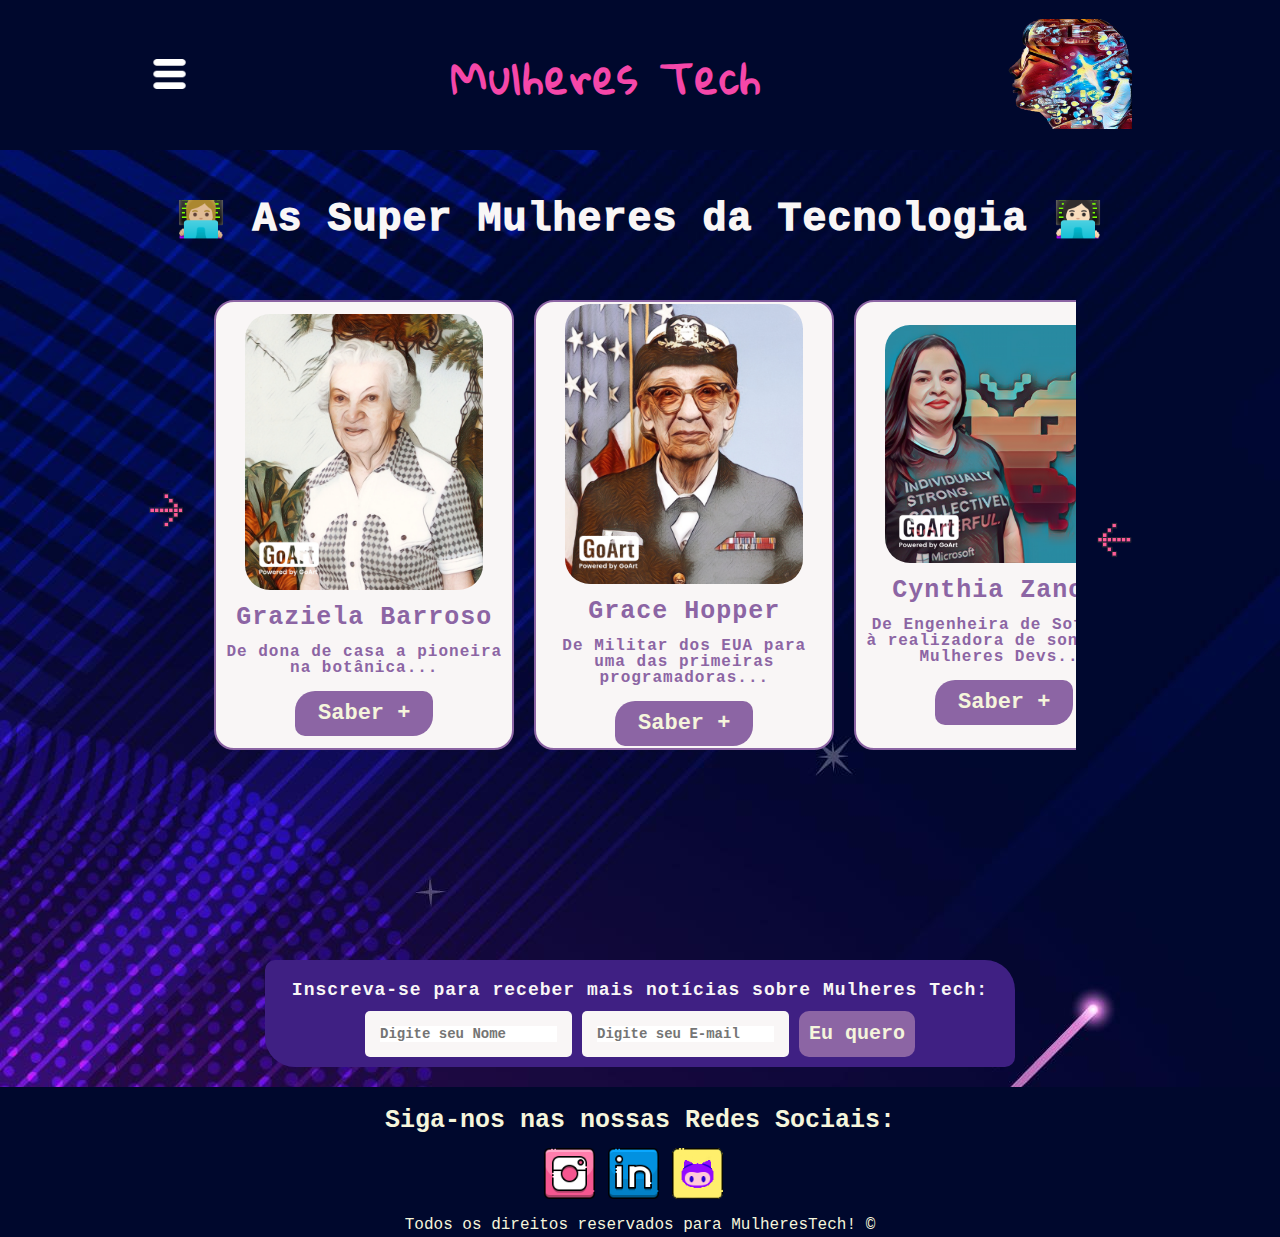
<file: index.html>
<!DOCTYPE html>
<html lang="pt-br">
<head>
    <meta charset="UTF-8">
    <meta http-equiv="X-UA-Compatible" content="IE=edge">
    <meta name="viewport" content="width=device-width, initial-scale=1.0">
    <link rel="shortcut icon" href="img/icons/favicon-32x32.png"  type="image/x-icon">

    <link rel="stylesheet" href="./css/normalize.css">
    <link rel="stylesheet" href="./css/toast.css">
    <link rel="stylesheet" href="./css/style.css">
    <link rel="stylesheet" href="./css/pagina_1.css">

    <title>Mulheres Tech</title>

</head>
<body>
    
    <header class="header">

        <nav class="nav_header">

            <div class="menu-toggle">
                <img src="./img/icons/menu-oficial.png" alt="menu" width="43px" height="40px">
            </div>
            
            <h1>Mulheres Tech</h1>

            <div class="logo" aria-details="logo">
                <a href="/inicio.html">
                    <img class ="img__log" src="./img/imgs/logo.png" alt="logo" >
                </a>
            </div>

        </nav>

    </header>

        <main>

            <section class="menu__ham">
                <ul class="menu__ham__content">
                    <li>
                        <img src="./img/imgs/logo.png" alt="logo_login" width="100px" height="100px">
                    </li>
                    
                    <li><a href="./index.html">Início</a></li>
                    <li><a href="./sobreNos.html">Sobre Nós</a></li>
                    <li><a href="./graceHopper.html">Grace Hooper</a></li>
                    <li><a href="./grazielaMaciel.html">Graziela Maciel</a></li>
                    <li><a href="./cynthiaZanoni.html">Cynthia Zanoni</a></li>
                    <li><a href="./personaVoce.html">Próxima Mulher Tech</a></li>
                    <li><a href="./agradecimentos.html">Agradecimentos</a></li>
                </ul>
            </section>
   
            <section class="section__highlights"> <!--Destaques-->
                <p class="txt__Main">👩🏼‍💻 As Super Mulheres da Tecnologia 👩🏻‍💻 </p>
                <section class="slider-container">

                    <div class="arrowButton" aria-details="left-arrow">
                        <img src="img/icons/iflecha-right.png" alt="seta_esquerda" width="50px" height="50px">
                    </div>

                    <div class="slider-carrousel">

                        <div class="section__persona">
                            <img class="section__persona__img" src="img/imgs/Graziela_Barroso.jpg" alt="foto_graziela_barroso" >
                            <p class="section__persona__description">Graziela Barroso</p>
                            <h3 class="txt__description">De dona de casa a pioneira na botânica...</h3>
                            <button class="section__persona__button"><a href="grazielaMaciel.html">Saber + </a></button>
                        </div>
    
                        <div class="section__persona">
                            <img class="section__persona__img" src="img/imgs/Grace_Hopper.jpg" alt="foto_grace_hopper">
                            <p class="section__persona__description">Grace Hopper</p>
                            <h3 class="txt__description">De Militar dos EUA para uma das primeiras programadoras...</h3>
                            <button class="section__persona__button"><a href="graceHopper.html">Saber + </a></button>
                        </div>

                        <div class="section__persona">
                            <img class="section__persona__img" src="img/imgs/Cynthia_womakers.png" alt="foto_cynthia_womakers" >
                            <p class="section__persona__description">Cynthia Zanoni</p>
                            <h3 class="txt__description">De Engenheira de Software à realizadora de sonhos de Mulheres Devs...</h3>
                            <button class="section__persona__button"><a href="cynthiaZanoni.html">Saber + </a></button>
                        </div>
                       
                        <div class="section__persona">
                            <img class="section__persona__img" src="img/imgs/persona.jpg" alt="foto_proxima_tech" width="180px" height="140px">
                            <p class="section__persona__description">Você</p>
                            <h3 class="txt__description">A próxima mulher tech revolucionária na área de tecnologia...</h3>
                            <button class="section__persona__button"><a href="cynthiaZanoni.html">Saber + </a></button>
                        </div>
                           
                    </div>

                    <div class="arrowButton" aria-details="right-arrow">
                        <img src="img/icons/iflecha-right.png" alt="seta_direita" width="50px" height="50px">
                    </div>

                </section>

            </section>
    
            <section class="section__newsletter">
                <p class="section__newsletter__title">Inscreva-se para receber mais notícias sobre Mulheres Tech:</p>
    
                <form class="section__newsletter_form" onsubmit="closeToast()">
                    <div class="section__newsletter__input">
                        <label for="Nome"></label>
                        <input type="text" name="nome" placeholder="Digite seu Nome">
                    </div>
    
                    <div class="section__newsletter__input">
                        <label for="E-mail"></label>
                        <input type="email" name="email" placeholder="Digite seu E-mail">
                    </div>
    
                    <button class="section__newsletter__button" type="submit">
                        <span>Eu quero</span>
                    </button>
                </form>

            </section>
        </main>
    
        <div class="toast">
            <h1 class="toast__text">toast</h1>
        </div>
    
        <footer>
            
            <aside class="aside">

                <section id="section__social-media__title__container">
                    <p class="section__social-media__title">Siga-nos nas nossas Redes Sociais:</p>
                </section>

                <section class="section__social-media__icons__content">
                    <a href="https://www.instagram.com/" target="_blank"><img src="./img/icons/instagram-footer.png" alt="Instagram" width="1%"></a>
    
                    <a href="https://www.linkedin.com/" target="_blank"><img src="./img/icons/linkedin-footer.png" alt="LinkedIn" width="1%"></a>
    
                    <a href="https://www.https:/github.com/" target="_blank"><img src="./img/icons/git-footerr.png" alt="github" width="1%"></a>
                </section>

                <div class="aside__direitos">
                    <p>Todos os direitos reservados para MulheresTech! &#169</p>
                </div>

            </aside>
        </footer>
            
    <script type="module" src="js/script.js"></script>

</body>
</html>
</file>
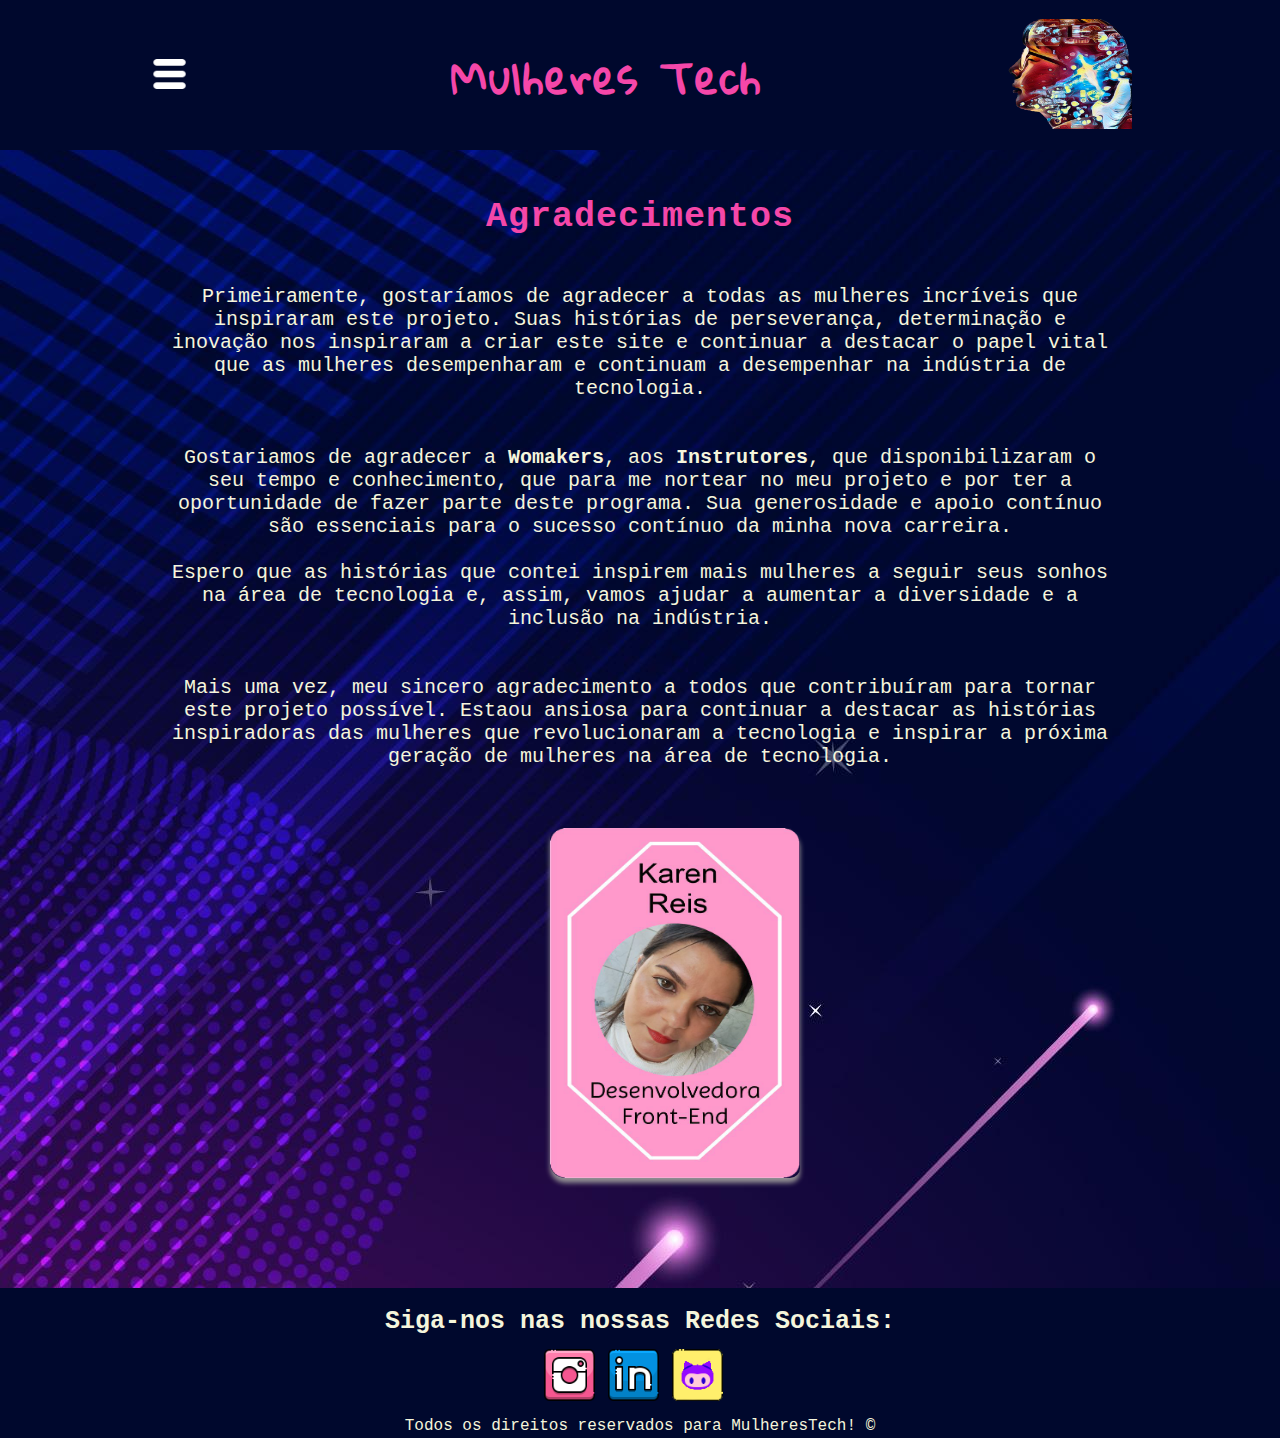
<file: agradecimentos.html>
<!DOCTYPE html>
<html lang="pt-br">
<head>
    <meta charset="UTF-8">
    <meta http-equiv="X-UA-Compatible" content="IE=edge">
    <meta name="viewport" content="width=device-width, initial-scale=1.0">
    <link rel="shortcut icon" href="img/icons/favicon-32x32.png"  type="image/x-icon">

    <link rel="stylesheet" href="./css/normalize.css">
    <link rel="stylesheet" href="./css/toast.css">
    <link rel="stylesheet" href="./css/style.css">
    <link rel="stylesheet" href="./css/pagina_1.css">
    <link rel="stylesheet" href="./css/style.css">
    <link rel="stylesheet" href="./css/agradecimentos.css">

    <title>Agradecimentos</title>
</head>
<body>
    
    <header class="header">
    
            <nav class="nav_header">
    
                <div class="menu-toggle">
                    <img src="./img/icons/menu-oficial.png" alt="menu" width="43px" height="40px">
                </div>
                
                <h1>Mulheres Tech</h1>
    
                <div class="logo" aria-details="logo">
                    <a href="/inicio.html">
                        <img class ="img__log" src="./img/imgs/logo.png" alt="logo" >
                    </a>
                </div>
    
            </nav>
    
    </header>
    
            <main>
    
                <section class="menu__ham">
                    <ul class="menu__ham__content">
                        <li>
                            <img src="./img/imgs/logo.png" alt="logo_login" width="100px" height="100px">
                        </li>
                        
                        <li><a href="./index.html">Início</a></li>
                        <li><a href="./sobreNos.html">Sobre Nós</a></li>
                        <li><a href="./graceHopper.html">Grace Hooper</a></li>
                        <li><a href="./grazielaMaciel.html">Graziela Maciel</a></li>
                        <li><a href="./cynthiaZanoni.html">Cynthia Zanoni</a></li>
                        <li><a href="./personaVoce.html">Próxima Mulher Tech</a></li>
                        <li><a href="./agradecimentos.html">Agradecimentos</a></li>
                    </ul>
                </section>
       
                <h5 class="title__page">Agradecimentos</h5>
                <div class="text-introducao">

                    <p>Primeiramente, gostaríamos de agradecer a todas as mulheres incríveis que inspiraram este projeto. Suas histórias de perseverança, determinação e inovação nos inspiraram a criar este site e continuar a destacar o papel vital que as mulheres desempenharam e continuam a desempenhar na indústria de tecnologia.</p>
                    <br><br>
                    <p>Gostariamos de agradecer a <b>Womakers</b>, aos <b>Instrutores</b>, que  disponibilizaram o seu tempo e conhecimento, que para me nortear no meu projeto e por ter a oportunidade de fazer parte deste programa. Sua generosidade e apoio contínuo são essenciais para o sucesso contínuo da minha nova carreira.
                    <br><br>
                    Espero que as histórias que contei inspirem mais mulheres a seguir seus sonhos na área de tecnologia e, assim, vamos ajudar a aumentar a diversidade e a inclusão na indústria.
                    </p>
                    <br><br>
                    <p>
                    Mais uma vez, meu sincero agradecimento a todos que contribuíram para tornar este projeto possível. Estaou ansiosa para continuar a destacar as histórias inspiradoras das mulheres que revolucionaram a tecnologia e inspirar a próxima geração de mulheres na área de tecnologia.
                    </p>
                </div>
        
                <div class="container">
        
                    <article class="card-persona">
                        <div class="flip">
                            <section class="front-card">
                                <div class="card">
                                    <div class="card-frente">
                                        <p><img class="img-1" src="./img/agradecimentos/card-karen front.png"
                                                alt="foto-karen"></p>
                                    </div>
                                </div>
                            </section>
        
                            <section class="back-card">
                                <div class="card">
                                    <div class="card-verso">
                                        <p><img class="img-1" src="./img/agradecimentos/card-karen back.png"
                                                alt="foto-karen-back"></p>
                                    </div>
        
                                    <div class="card-agradecimento">
                                        <a href="https://github.com/reiskaren0228" target="_blank"><img
                                                src="./img/agradecimentos/github-agrade.png" alt="github"
                                                width="12%"></a>
        
                                        <a href="https://www.linkedin.com/in/karen-r-809334211/" target="_blank"><img
                                                src="./img/agradecimentos/linkedin-agrade.png" alt="LinkedIn"
                                                width="12%"></a>
        
                                        <a href="https://mail.google.com/mail/u/0/?tab=rm&ogbl#inbox" target="_blank"><img
                                                src="./img/agradecimentos/gmail-agrade.png" alt="Instagram"
                                                width="12%"></a>
        
                                        <a href="https://web.whatsapp.com/send?phone=5581994073370" target="_blank"><img
                                                src="./img/agradecimentos/whatsapp-agrade.png" alt="whatsapp"
                                                width="12%"></a>
                                    </div>
                                </div>
                            </section>
                        </div>
                    </article>
                            
            </main>
        
            <div class="toast">
                <h1 class="toast__text">toast</h1>
            </div>
        
            <footer>
                
                <aside class="aside">
    
                    <section id="section__social-media__title__container">
                        <p class="section__social-media__title">Siga-nos nas nossas Redes Sociais:</p>
                    </section>
    
                    <section class="section__social-media__icons__content">
                        <a href="https://www.instagram.com/" target="_blank"><img src="./img/icons/instagram-footer.png" alt="Instagram" width="1%"></a>
        
                        <a href="https://www.linkedin.com/" target="_blank"><img src="./img/icons/linkedin-footer.png" alt="LinkedIn" width="1%"></a>
        
                        <a href="https://www.https:/github.com/" target="_blank"><img src="./img/icons/git-footerr.png" alt="github" width="1%"></a>
                    </section>
    
                    <div class="aside__direitos">
                        <p>Todos os direitos reservados para MulheresTech! &#169</p>
                    </div>
    
                </aside>
                
        <script type="module" src="js/script.js"></script>
    
    </body>
    </html>
</file>
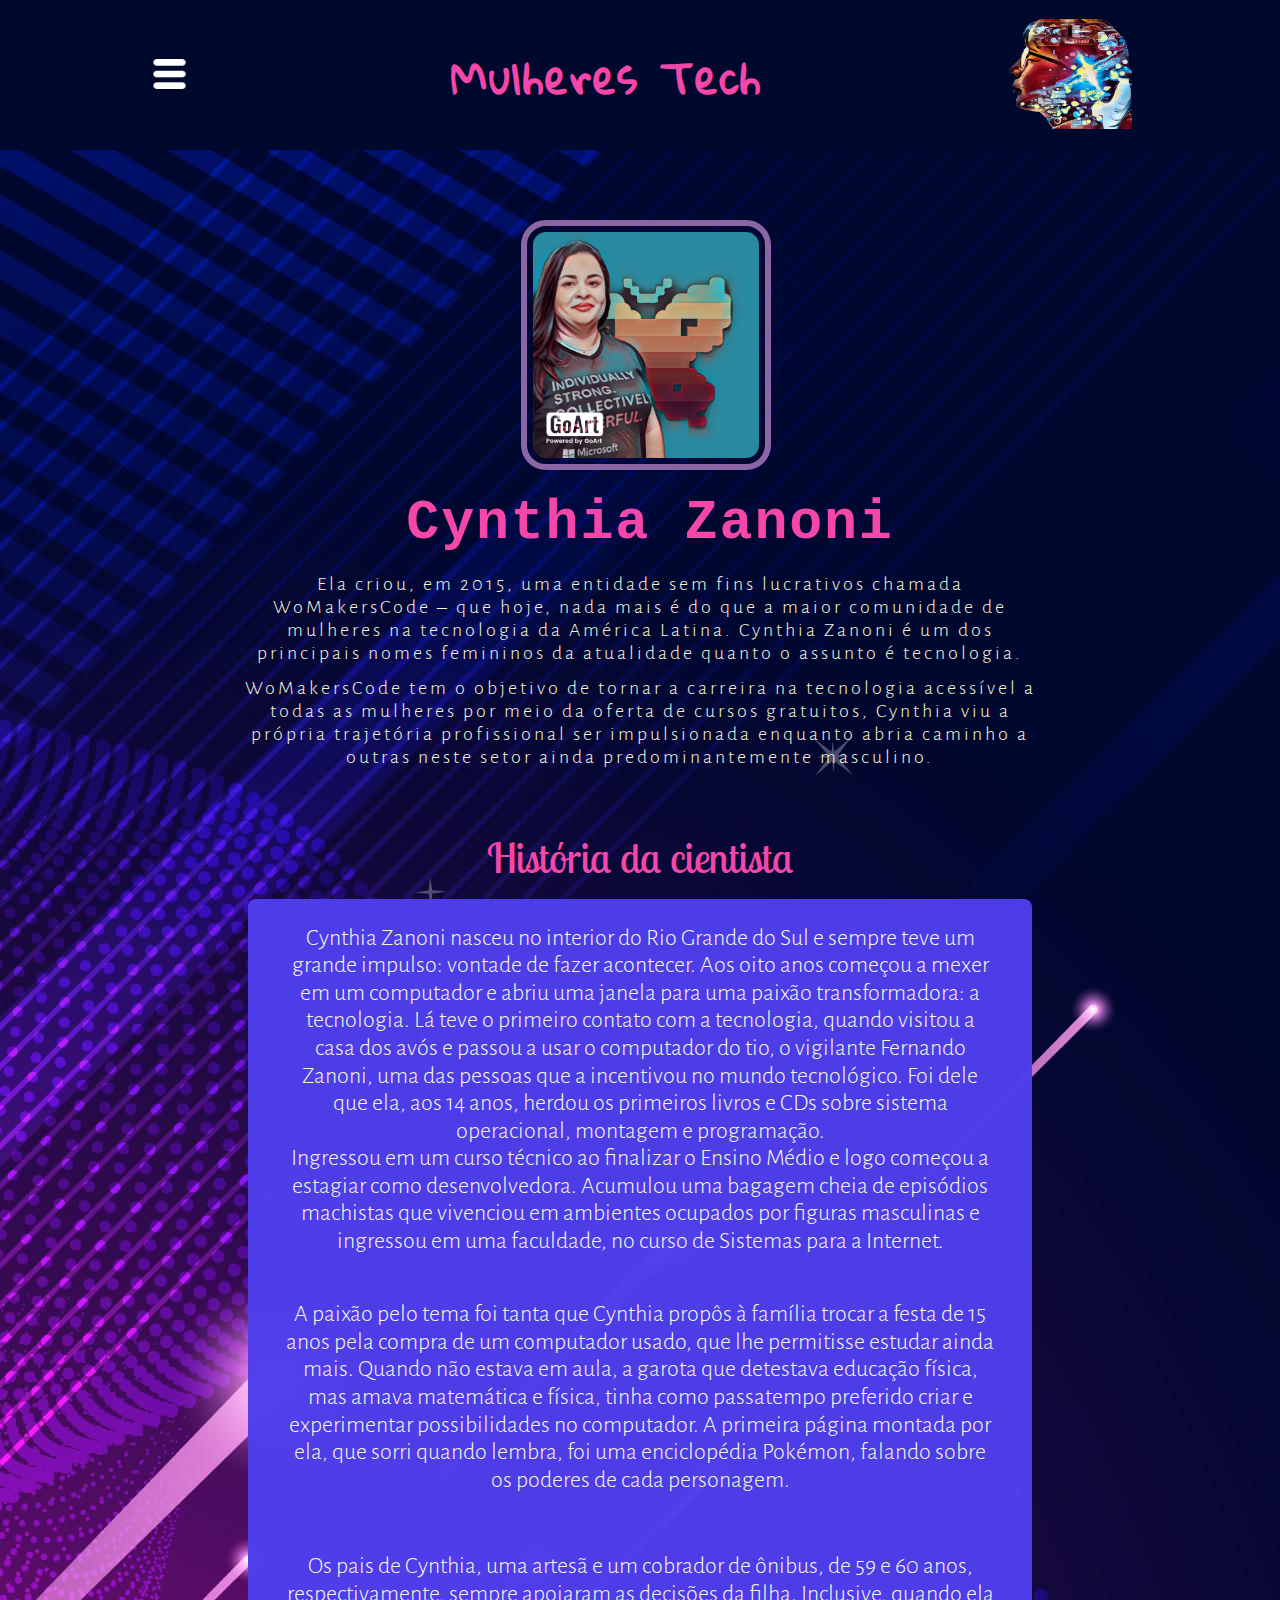
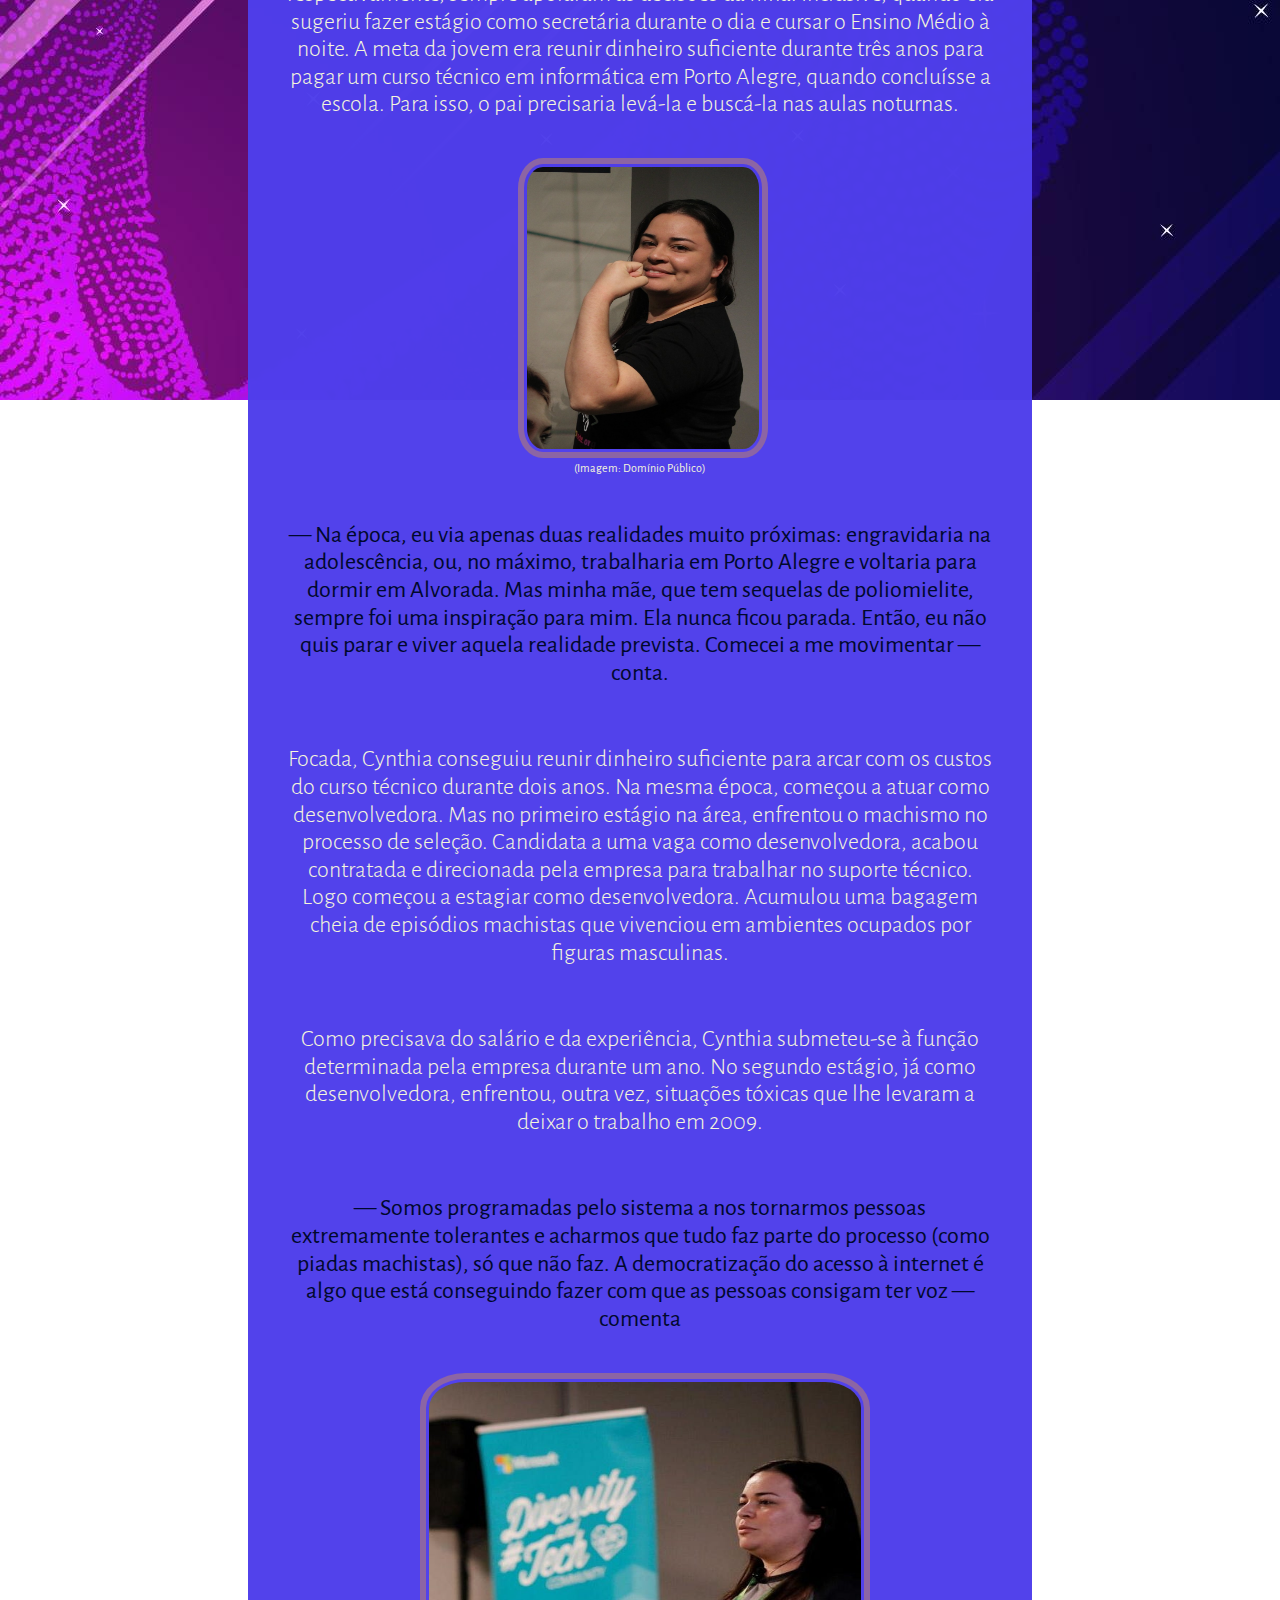
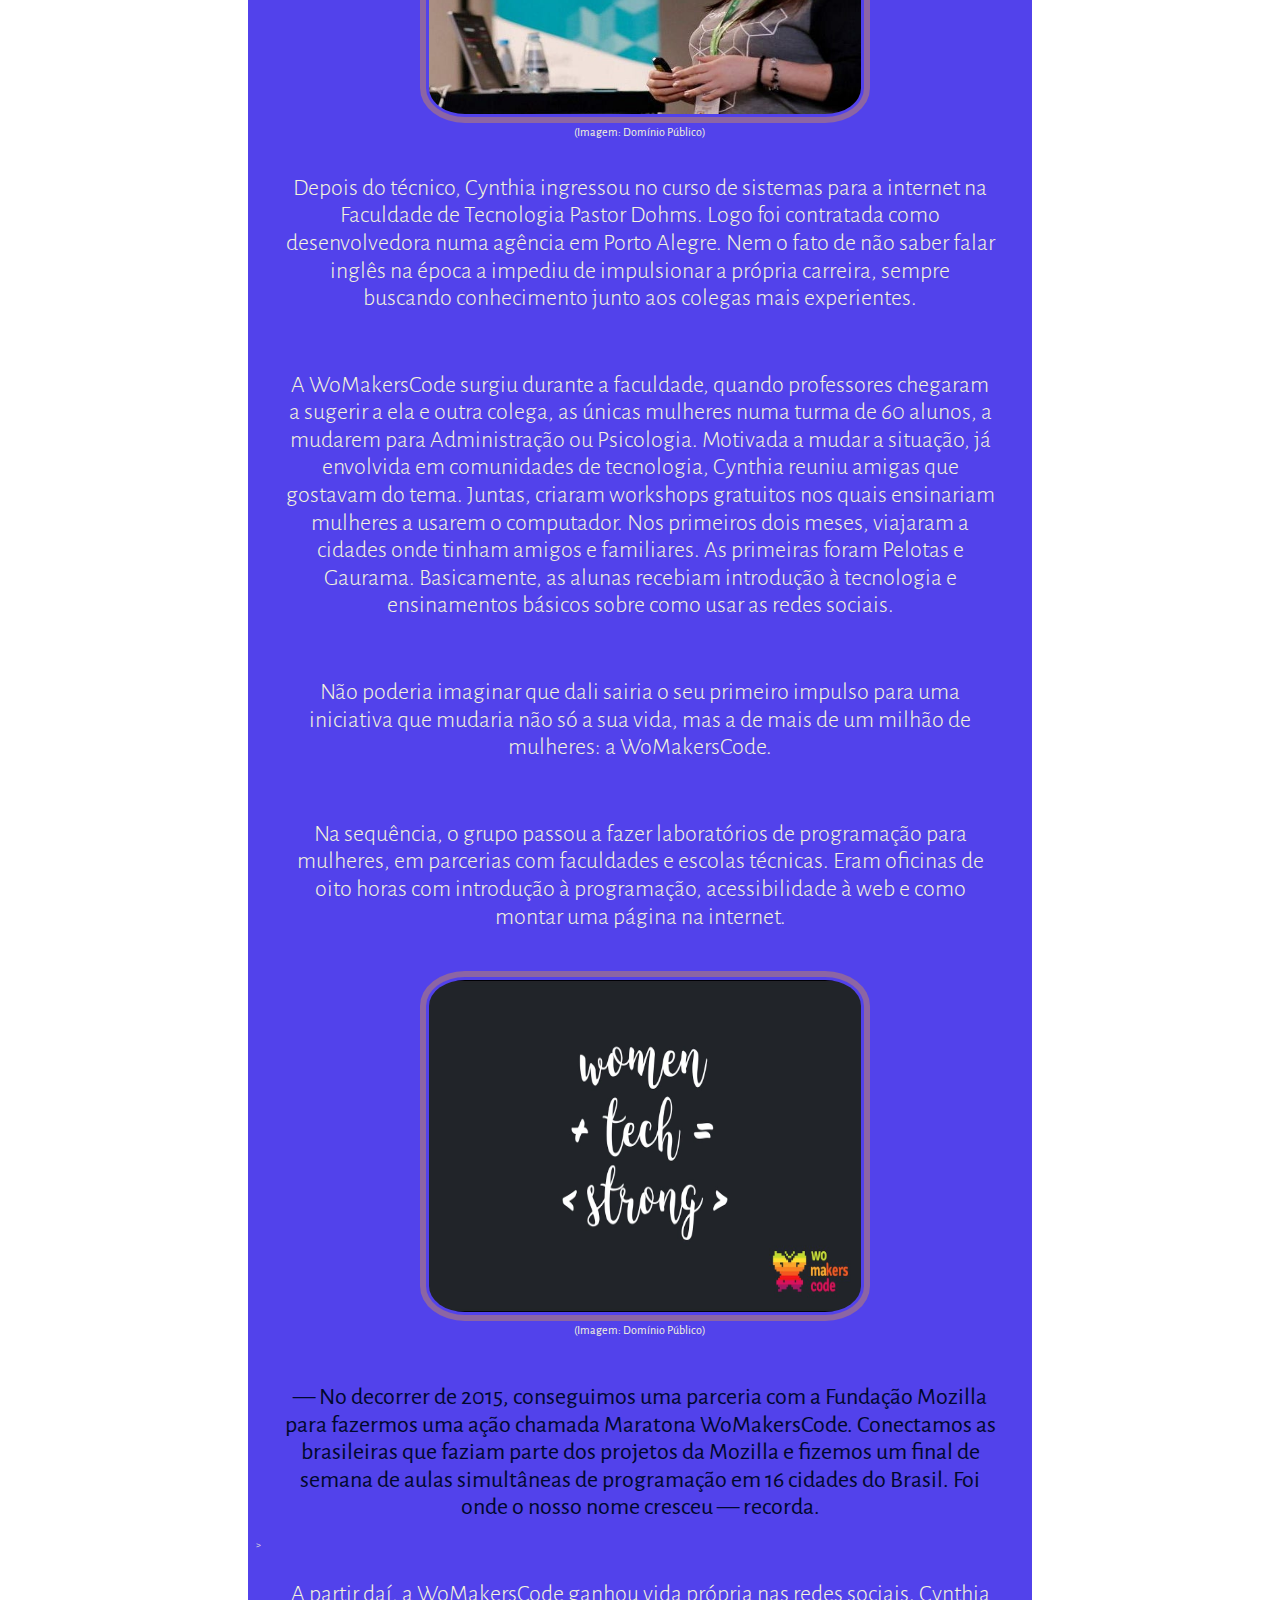
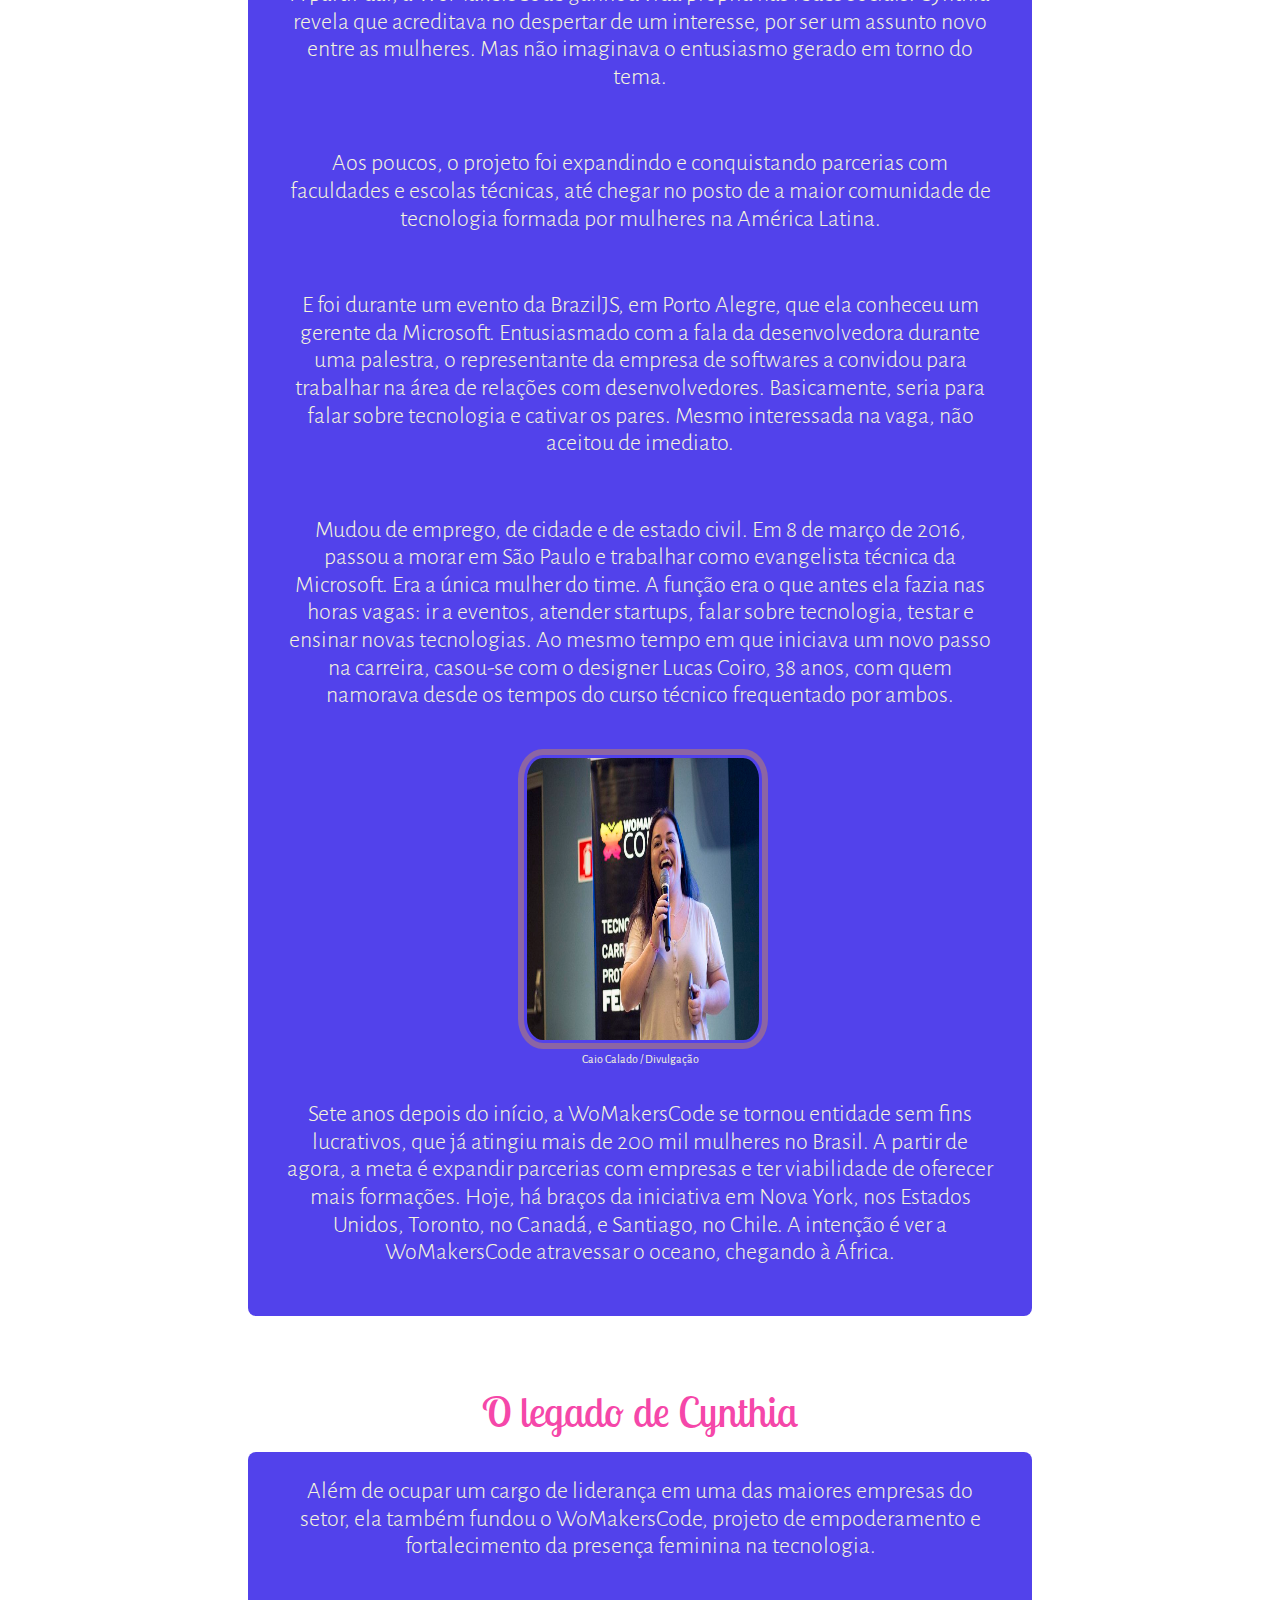
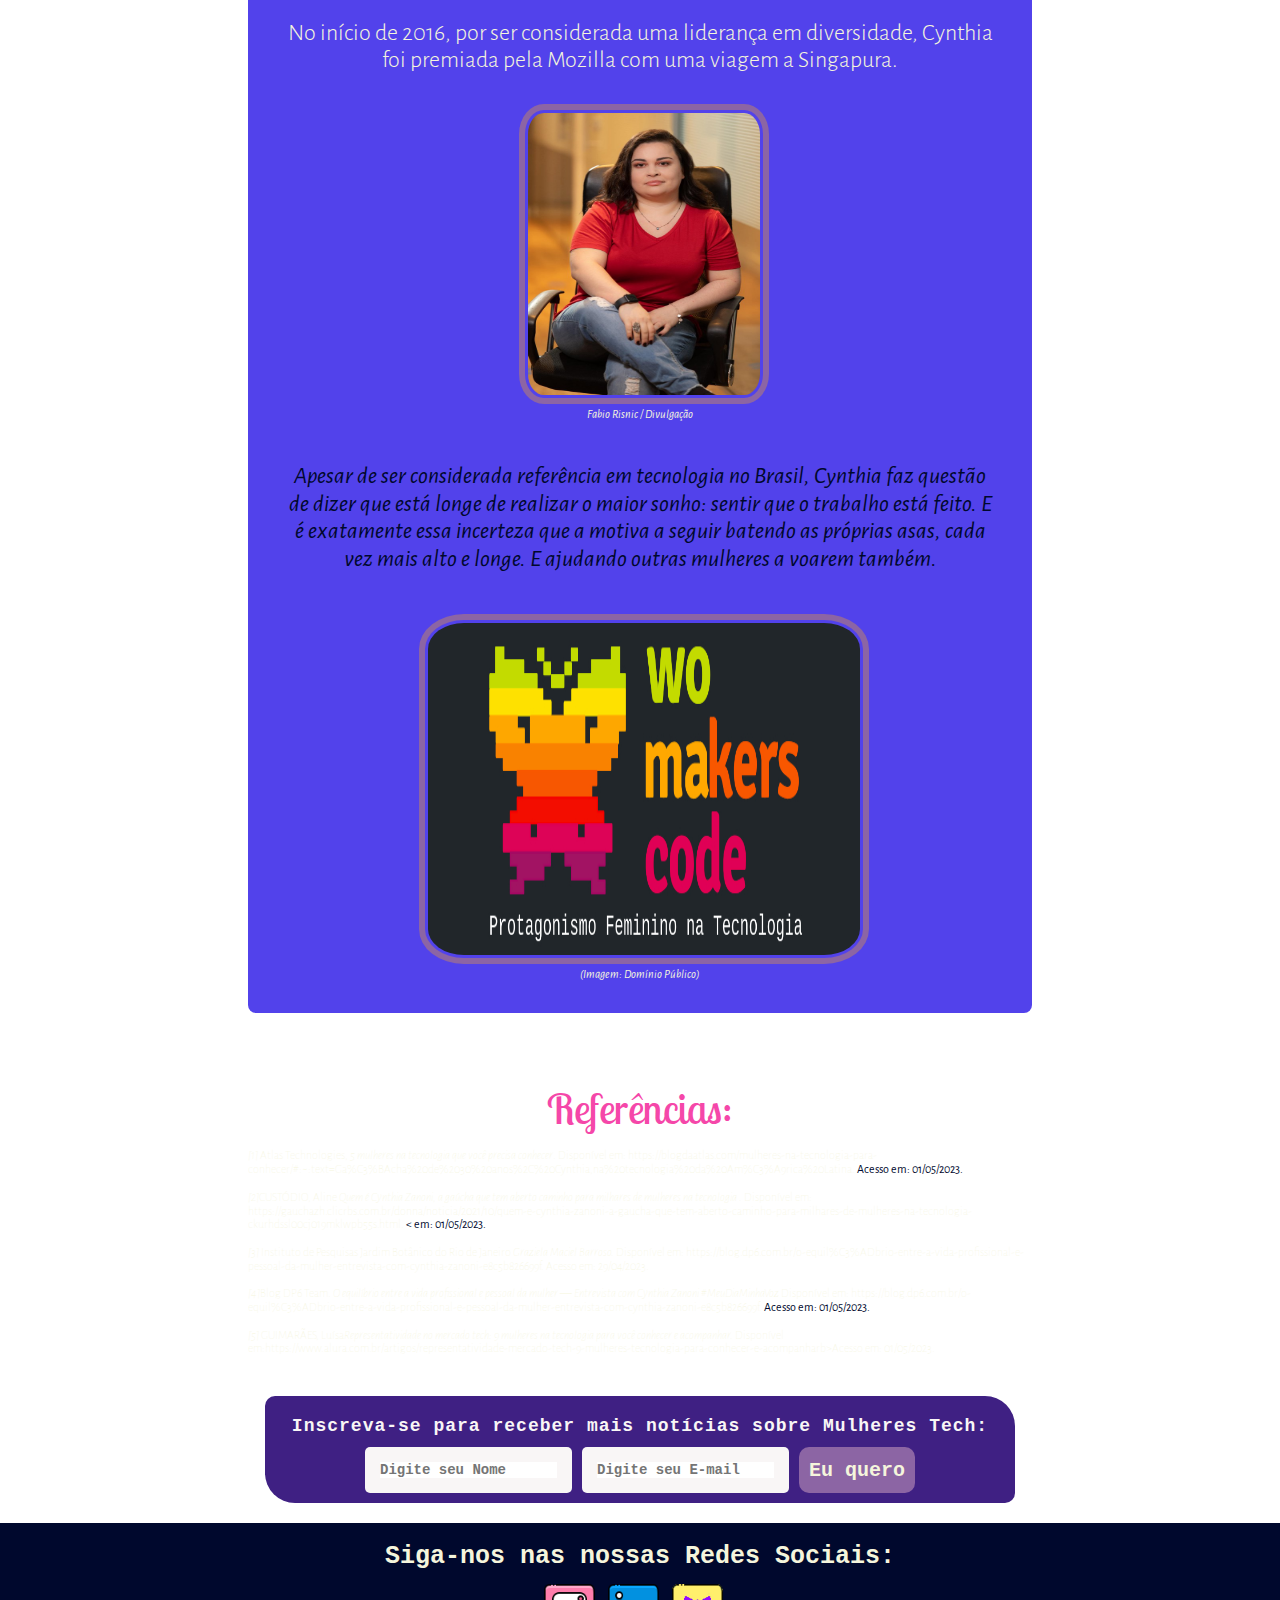
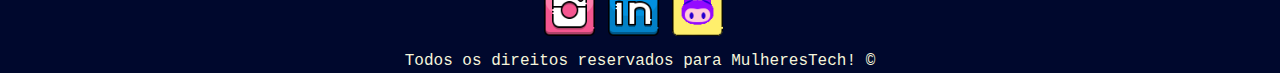
<file: cynthiaZanoni.html>
<!DOCTYPE html>
    <html lang="pt-br">
    <head>
        <meta charset="UTF-8">
        <meta http-equiv="X-UA-Compatible" content="IE=edge">
        <meta name="viewport" content="width=device-width, initial-scale=1.0">
        <link rel="shortcut icon" href="img/icons/favicon-32x32.png"  type="image/x-icon">
    
        <link rel="stylesheet" href="./css/normalize.css">
        <link rel="stylesheet" href="./css/toast.css">
        <link rel="stylesheet" href="./css/style.css">
        <link rel="stylesheet" href="./css/pagina_1.css">
        <link rel="stylesheet" href="./css/paginasPerfil.css">
    
        <title>Cynthia Zanoni</title>
    </head>
    <body>
           
        <header class="header">
        
                <nav class="nav_header">
        
                    <div class="menu-toggle">
                        <img src="./img/icons/menu-oficial.png" alt="menu" width="43px" height="40px">
                    </div>
                    
                    <h1>Mulheres Tech</h1>
        
                    <div class="logo" aria-details="logo">
                        <a href="/inicio.html">
                            <img class ="img__log" src="./img/imgs/logo.png" alt="logo" >
                        </a>
                    </div>
        
                </nav>
        
            </header>
        
                <main>
        
                    <section class="menu__ham">
                        <ul class="menu__ham__content">
                            <li>
                                <img src="./img/imgs/logo.png" alt="logo_login" width="100px" height="100px">
                            </li>
                            
                            <li><a href="./index.html">Início</a></li>
                            <li><a href="./sobreNos.html">Sobre Nós</a></li>
                            <li><a href="./graceHopper.html">Grace Hooper</a></li>
                            <li><a href="./grazielaMaciel.html">Graziela Maciel</a></li>
                            <li><a href="./cynthiaZanoni.html">Cynthia Zanoni</a></li>
                            <li><a href="./personaVoce.html">Próxima Mulher Tech</a></li>
                            <li><a href="./agradecimentos.html">Agradecimentos</a></li>
                        </ul>
                    </section>
    
    
                    <div class="perfil">
                        <img class="perfil__foto" src="img/imgs/Cynthia_womakers.png" alt="foto_cynthia_zanoni" title="Essa é a Cynthia Zanoni, ela realiza sonho de novas devs!!"/>
                        <h1 class="h1__nome">Cynthia Zanoni</h1>
                        <p class="perfil__descricao">

                            <p class="perfil__descricao"> Ela criou, em 2015, uma entidade sem fins lucrativos chamada WoMakersCode – que hoje, nada mais é do que a maior comunidade de mulheres na tecnologia da América Latina. Cynthia Zanoni é um dos principais nomes femininos da atualidade quanto o assunto é tecnologia.</p>               
                            <br>
    
                            <p class="perfil__descricao"> WoMakersCode tem o objetivo de tornar a carreira na tecnologia acessível a todas as mulheres por meio da oferta de cursos gratuitos, Cynthia viu a própria trajetória profissional ser impulsionada enquanto abria caminho a outras neste setor ainda predominantemente masculino. </p>
                            <br>
                    </div>
                
                    <section class="section">
                        <h2 class="section__titulo">História da cientista</h2>
                        
                            <article class="conteiner__historia">
                                
                               <p class="historia__descricao">
                               Cynthia Zanoni nasceu no interior do Rio Grande do Sul e sempre teve um grande impulso: vontade de fazer acontecer. Aos oito anos começou a mexer em um computador e abriu uma janela para uma paixão transformadora: a tecnologia. Lá teve o primeiro contato com a tecnologia, quando visitou a casa dos avós e passou a usar o computador do tio, o vigilante Fernando Zanoni, uma das pessoas que a incentivou no mundo tecnológico. Foi dele que ela, aos 14 anos, herdou os primeiros livros e CDs sobre sistema operacional, montagem e programação. 
                               <br>
                               Ingressou em um curso técnico ao finalizar o Ensino Médio e logo começou a estagiar como desenvolvedora. Acumulou uma bagagem cheia de episódios machistas que vivenciou em ambientes ocupados por figuras masculinas e ingressou em uma faculdade, no curso de Sistemas para a Internet.
                              <br><br>
    
                                <p class="historia__descricao">
                               A paixão pelo tema foi tanta que Cynthia propôs à família trocar a festa de 15 anos pela compra de um computador usado, que lhe permitisse estudar ainda mais. Quando não estava em aula, a garota que detestava educação física, mas amava matemática e física, tinha como passatempo preferido criar e experimentar possibilidades no computador. A primeira página montada por ela, que sorri quando lembra, foi uma enciclopédia Pokémon, falando sobre os poderes de cada personagem. 
                               </p>
                                <br><br>
    
                                <p class="historia__descricao">
                                Os pais de Cynthia, uma artesã e um cobrador de ônibus, de 59 e 60 anos, respectivamente, sempre apoiaram as decisões da filha. Inclusive, quando ela sugeriu fazer estágio como secretária durante o dia e cursar o Ensino Médio à noite. A meta da jovem era reunir dinheiro suficiente durante três anos para pagar um curso técnico em informática em Porto Alegre, quando concluísse a escola. Para isso, o pai precisaria levá-la e buscá-la nas aulas noturnas. 
                                </p>
                                <br>
    
                                <div class="imgs__ilustration">
                                    <figure >
                                        <img class="imgs__visual_2" src="img/imgs/Cynthia_Zanoni_6.jpg" alt="Cynthia_Zanoni_6" title="Graziela sentado em um banco"/>
                                        <figcaption class="imgs__txt">(Imagem: Domínio Público)</figcaption>
                                    </figure>
                                </div>
    
                                <br><br>
    
                                <p class="historia__descricao">
                                <b>— Na época, eu via apenas duas realidades muito próximas: engravidaria na adolescência, ou, no máximo, trabalharia em Porto Alegre e voltaria para dormir em Alvorada. Mas minha mãe, que tem sequelas de poliomielite, sempre foi uma inspiração para mim. Ela nunca ficou parada. Então, eu não quis parar e viver aquela realidade prevista. Comecei a me movimentar — conta. </b>
                                </p>
                                <br><br>
    
                               <p class="historia__descricao">
                                Focada, Cynthia conseguiu reunir dinheiro suficiente para arcar com os custos do curso técnico durante dois anos. Na mesma época, começou a atuar como desenvolvedora. Mas no primeiro estágio na área, enfrentou o machismo no processo de seleção. Candidata a uma vaga como desenvolvedora, acabou contratada e direcionada pela empresa para trabalhar no suporte técnico. Logo começou a estagiar como desenvolvedora. Acumulou uma bagagem cheia de episódios machistas que vivenciou em ambientes ocupados por figuras masculinas.
                                </p>
                                <br><br>

                                <p class="historia__descricao">
                                    Como precisava do salário e da experiência, Cynthia submeteu-se à função determinada pela empresa durante um ano. No segundo estágio, já como desenvolvedora, enfrentou, outra vez, situações tóxicas que lhe levaram a deixar o trabalho em 2009. 
                                </p>
                                <br><br>

                                <p class="historia__descricao">
                                   <b>— Somos programadas pelo sistema a nos tornarmos pessoas extremamente tolerantes e acharmos que tudo faz parte do processo (como piadas machistas), só que não faz. A democratização do acesso à internet é algo que está conseguindo fazer com que as pessoas consigam ter voz — comenta</b> 
                                </p>
                                <br>
                                                                
                                <div class="imgs__ilustration">
                                <figure>
                                    <img class="imgs__visual"  src="img/imgs/Cynthia_Zanoni_4.jpg" alt="cynthia_zanoni_4" title="Cynthia realizando uma palestra para Desenvolvedoras"/>
                                    <figcaption class="imgs__txt">(Imagem: Domínio Público)</figcaption>
                                </figure>
                                </div>
                                <br>
       
                                <p class="historia__descricao">
                                Depois do técnico, Cynthia ingressou no curso de sistemas para a internet na Faculdade de Tecnologia Pastor Dohms. Logo foi contratada como desenvolvedora numa agência em Porto Alegre. Nem o fato de não saber falar inglês na época a impediu de impulsionar a própria carreira, sempre buscando conhecimento junto aos colegas mais experientes. 
                                </p>
                                <br><br>
    
                                <p class="historia__descricao">
                                A WoMakersCode surgiu durante a faculdade, quando professores chegaram a sugerir a ela e outra colega, as únicas mulheres numa turma de 60 alunos, a mudarem para Administração ou Psicologia. Motivada a mudar a situação, já envolvida em comunidades de tecnologia, Cynthia reuniu amigas que gostavam do tema. Juntas, criaram workshops gratuitos nos quais ensinariam mulheres a usarem o computador. Nos primeiros dois meses, viajaram a cidades onde tinham amigos e familiares. As primeiras foram Pelotas e Gaurama. Basicamente, as alunas recebiam introdução à tecnologia e ensinamentos básicos sobre como usar as redes sociais. 
                                </p>
                                <br><br>

                                <p class="historia__descricao">
                                Não poderia imaginar que dali sairia o seu primeiro impulso para uma iniciativa que mudaria não só a sua vida, mas a de mais de um milhão de mulheres: a WoMakersCode. 
                                </p>
                                <br><br>
    
                                <p class="historia__descricao">
                                Na sequência, o grupo passou a fazer laboratórios de programação para mulheres, em parcerias com faculdades e escolas técnicas. Eram oficinas de oito horas com introdução à programação, acessibilidade à web e como montar uma página na internet. 
                                </p>
                                <br>
    
                                <div class="imgs__ilustration">
                                <figure>
                                    <img class="imgs__visual" src="img/imgs/Cynthia_Zanoni_5.jpg" alt="Cynthia_Zanoni_5" title="Frase da WoMakersCode"/>
                                    <figcaption class="imgs__txt">(Imagem: Domínio Público)</figcaption>
                                </figure>
                                </div>
    
                                <br><br>
    
                                <p class="historia__descricao">
                               <b>— No decorrer de 2015, conseguimos uma parceria com a Fundação Mozilla para fazermos uma ação chamada Maratona WoMakersCode. Conectamos as brasileiras que faziam parte dos projetos da Mozilla e fizemos um final de semana de aulas simultâneas de programação em 16 cidades do Brasil. Foi onde o nosso nome cresceu — recorda. </b>
                                </p>>
                                <br><br>
    
                                <p class="historia__descricao">
                                A partir daí, a WoMakersCode ganhou vida própria nas redes sociais. Cynthia revela que acreditava no despertar de um interesse, por ser um assunto novo entre as mulheres. Mas não imaginava o entusiasmo gerado em torno do tema.   
                                </p>
                                <br><br>
    
                                <p class="historia__descricao">
                                Aos poucos, o projeto foi expandindo e conquistando parcerias com faculdades e escolas técnicas, até chegar no posto de a maior comunidade de tecnologia formada por mulheres na América Latina.
                                </p>
                                <br><br>
    
                                <p class="historia__descricao">
                                E foi durante um evento da BrazilJS, em Porto Alegre, que ela conheceu um gerente da Microsoft. Entusiasmado com a fala da desenvolvedora durante uma palestra, o representante da empresa de softwares a convidou para trabalhar na área de relações com desenvolvedores. Basicamente, seria para falar sobre tecnologia e cativar os pares. Mesmo interessada na vaga, não aceitou de imediato. </i></b>
                                </p>
                                <br><br> 
                                
                                <p class="historia__descricao">
                                Mudou de emprego, de cidade e de estado civil. Em 8 de março de 2016, passou a morar em São Paulo e trabalhar como evangelista técnica da Microsoft. Era a única mulher do time. A função era o que antes ela fazia nas horas vagas: ir a eventos, atender startups, falar sobre tecnologia, testar e ensinar novas tecnologias. Ao mesmo tempo em que iniciava um novo passo na carreira, casou-se com o designer Lucas Coiro, 38 anos, com quem namorava desde os tempos do curso técnico frequentado por ambos. 
                                </p>
                                <br>
    
                                <div class="imgs__ilustration">
                                <figure>
                                    <img class="imgs__visual_2" src="img/imgs/Cynthia_Zanoni_2.jpg" alt="Cynthia_Zanoni_2" title="Foto de Cynthia Zanoni"/>
                                    <figcaption class="imgs__txt">Caio Calado / Divulgação</figcaption>
                                </figure>
                                </div>
                                <br>

                                <p class="historia__descricao">
                                Sete anos depois do início, a WoMakersCode se tornou entidade sem fins lucrativos, que já atingiu mais de 200 mil mulheres no Brasil. A partir de agora, a meta é expandir parcerias com empresas e ter viabilidade de oferecer mais formações. Hoje, há braços da iniciativa em Nova York, nos Estados Unidos, Toronto, no Canadá, e Santiago, no Chile. A intenção é ver a WoMakersCode atravessar o oceano, chegando à África.</b>
                                </p>
                                <br><br> 
                                
                        </article>
                    </section>
                
                      <section class="section">
                        <h2 class="section__titulo">O legado de Cynthia</h2>
                        <article class="conteiner__historia">
                            
                            <p class="historia__descricao">
                                Além de ocupar um cargo de liderança em uma das maiores empresas do setor, ela também fundou o WoMakersCode, projeto de empoderamento e fortalecimento da presença feminina na tecnologia.
                            </p>
                                <br><br>
    
                            <p class="historia__descricao">
                                No início de 2016, por ser considerada uma liderança em diversidade, Cynthia foi premiada pela Mozilla com uma viagem a Singapura.
                            </p>
                            <br>
                                <figure class="imgs__txt">
                                    <img class="imgs__visual_2"  src="img/imgs/Cynthia_Zanoni_3.jpg" alt="Cynthia_Zanoni_3" title="Cynthia sendo uma grande Mulher"/>
                                    <figcaption><i>Fabio Risnic / Divulgação</i></figcaption>
                                </figure>
                                <br><br>
    
                            <p class="historia__descricao">
                                <i><b>Apesar de ser considerada referência em tecnologia no Brasil, Cynthia faz questão de dizer que está longe de realizar o maior sonho: sentir que o trabalho está feito. E é exatamente essa incerteza que a motiva a seguir batendo as próprias asas, cada vez mais alto e longe. E ajudando outras mulheres a voarem também.</i></b>
                            </p>
                            <br><br>


                                <figure class="imgs__txt">
                                    <img class="imgs__visual"  src="img/imgs/Cynthia_Zanoni_7.jpg" alt="Cynthia_Zanoni_7" title="Logo WoMakersCode"/>
                                    <figcaption><i>(Imagem: Domínio Público)</i></figcaption>
                                </figure>
                                <br><br>

                        </article> 
                      </section>
                
                      <section class="section">
                        <h2 class="section__titulo">Referências:</h2>
                        <article class="referencias__txt">
                            
                            <p class="referencias__descricao">
                                <i>[1]</i>  Atlas Technologies, <i>5 mulheres na tecnologia que você precisa conhecer</i>. Disponível em: https://blogdaatlas.com/mulheres-na-tecnologia-para-conhecer/#:~:text=Ga%C3%BAcha%20de%2030%20anos%2C%20Cynthia,na%20tecnologia%20da%20Am%C3%A9rica%20Latina. <b>Acesso em: 01/05/2023.</b>
                                <br><br>
                                <i>[2]</i>CUSTÓDIO, Aline <i>Quem é Cynthia Zanoni, a gaúcha que tem aberto caminho para milhares de mulheres na tecnologia .</i> Disponível em: https://gauchazh.clicrbs.com.br/donna/noticia/2021/10/quem-e-cynthia-zanoni-a-gaucha-que-tem-aberto-caminho-para-milhares-de-mulheres-na-tecnologia-ckurhdssl00cj019mklwpb55s.html. <b>< em: 01/05/2023.</b>
                                <br><br>
                                <i>[3]</i> 
                                Instituto de Pesquisas Jardim Botânico do Rio de Janeiro <i>Graziela Maciel Barroso.</i> Disponível em: https://blog.dp6.com.br/o-equil%C3%ADbrio-entre-a-vida-profissional-e-pessoal-da-mulher-entrevista-com-cynthia-zanoni-e8c5b826699f.  Acesso em: 29/04/2023.
                                <br><br>
                                <i>[4]</i>Blog DP6 Team. <i>O equilíbrio entre a vida profissional e pessoal da mulher — Entrevista com Cynthia Zanoni #MeuDiaMinhaVoz</i> Disponível em: https://blog.dp6.com.br/o-equil%C3%ADbrio-entre-a-vida-profissional-e-pessoal-da-mulher-entrevista-com-cynthia-zanoni-e8c5b826699f. <b> Acesso em: 01/05/2023.</b>
                                <br><br>
                                <i>[5]</i> GUIMARÃES, Luísa<i>Representatividade no mercado tech: 9 mulheres na tecnologia para você conhecer e acompanhar.</i> Disponível em:https://www.alura.com.br/artigos/representatividade-mercado-tech-9-mulheres-tecnologia-para-conhecer-e-acompanharb>Acesso em: 01/05/2023.</ogia-para-conhecer-e-acompanharb>
                           </p>
                        </article>
                      </section>
                            
                    <section class="section__newsletter">
                        <p class="section__newsletter__title">Inscreva-se para receber mais notícias sobre Mulheres Tech:</p>
            
                        <form class="section__newsletter_form" onsubmit="closeToast()">
                            <div class="section__newsletter__input">
                                <label for="Nome"></label>
                                <input type="text" name="nome" placeholder="Digite seu Nome">
                            </div>
            
                            <div class="section__newsletter__input">
                                <label for="E-mail"></label>
                                <input type="email" name="email" placeholder="Digite seu E-mail">
                            </div>
            
                            <button class="section__newsletter__button" type="submit">
                                <span>Eu quero</span>
                            </button>
                        </form>
        
                    </section>
                </main>
            
                <div class="toast">
                    <h1 class="toast__text">toast</h1>
                </div>
            
                <footer>
                    
                    <aside class="aside">
        
                        <section id="section__social-media__title__container">
                            <p class="section__social-media__title">Siga-nos nas nossas Redes Sociais:</p>
                        </section>
        
                        <section class="section__social-media__icons__content">
                            <a href="https://www.instagram.com/" target="_blank"><img src="./img/icons/instagram-footer.png" alt="Instagram" width="1%"></a>
            
                            <a href="https://www.linkedin.com/" target="_blank"><img src="./img/icons/linkedin-footer.png" alt="LinkedIn" width="1%"></a>
            
                            <a href="https://www.https:/github.com/" target="_blank"><img src="./img/icons/git-footerr.png" alt="github" width="1%"></a>
                        </section>
        
                        <div class="aside__direitos">
                            <p>Todos os direitos reservados para MulheresTech! &#169</p>
                        </div>
        
                    </aside>
                </footer>
                    
            <script type="module" src="js/script.js"></script>
        
    </body>
</html>
</file>
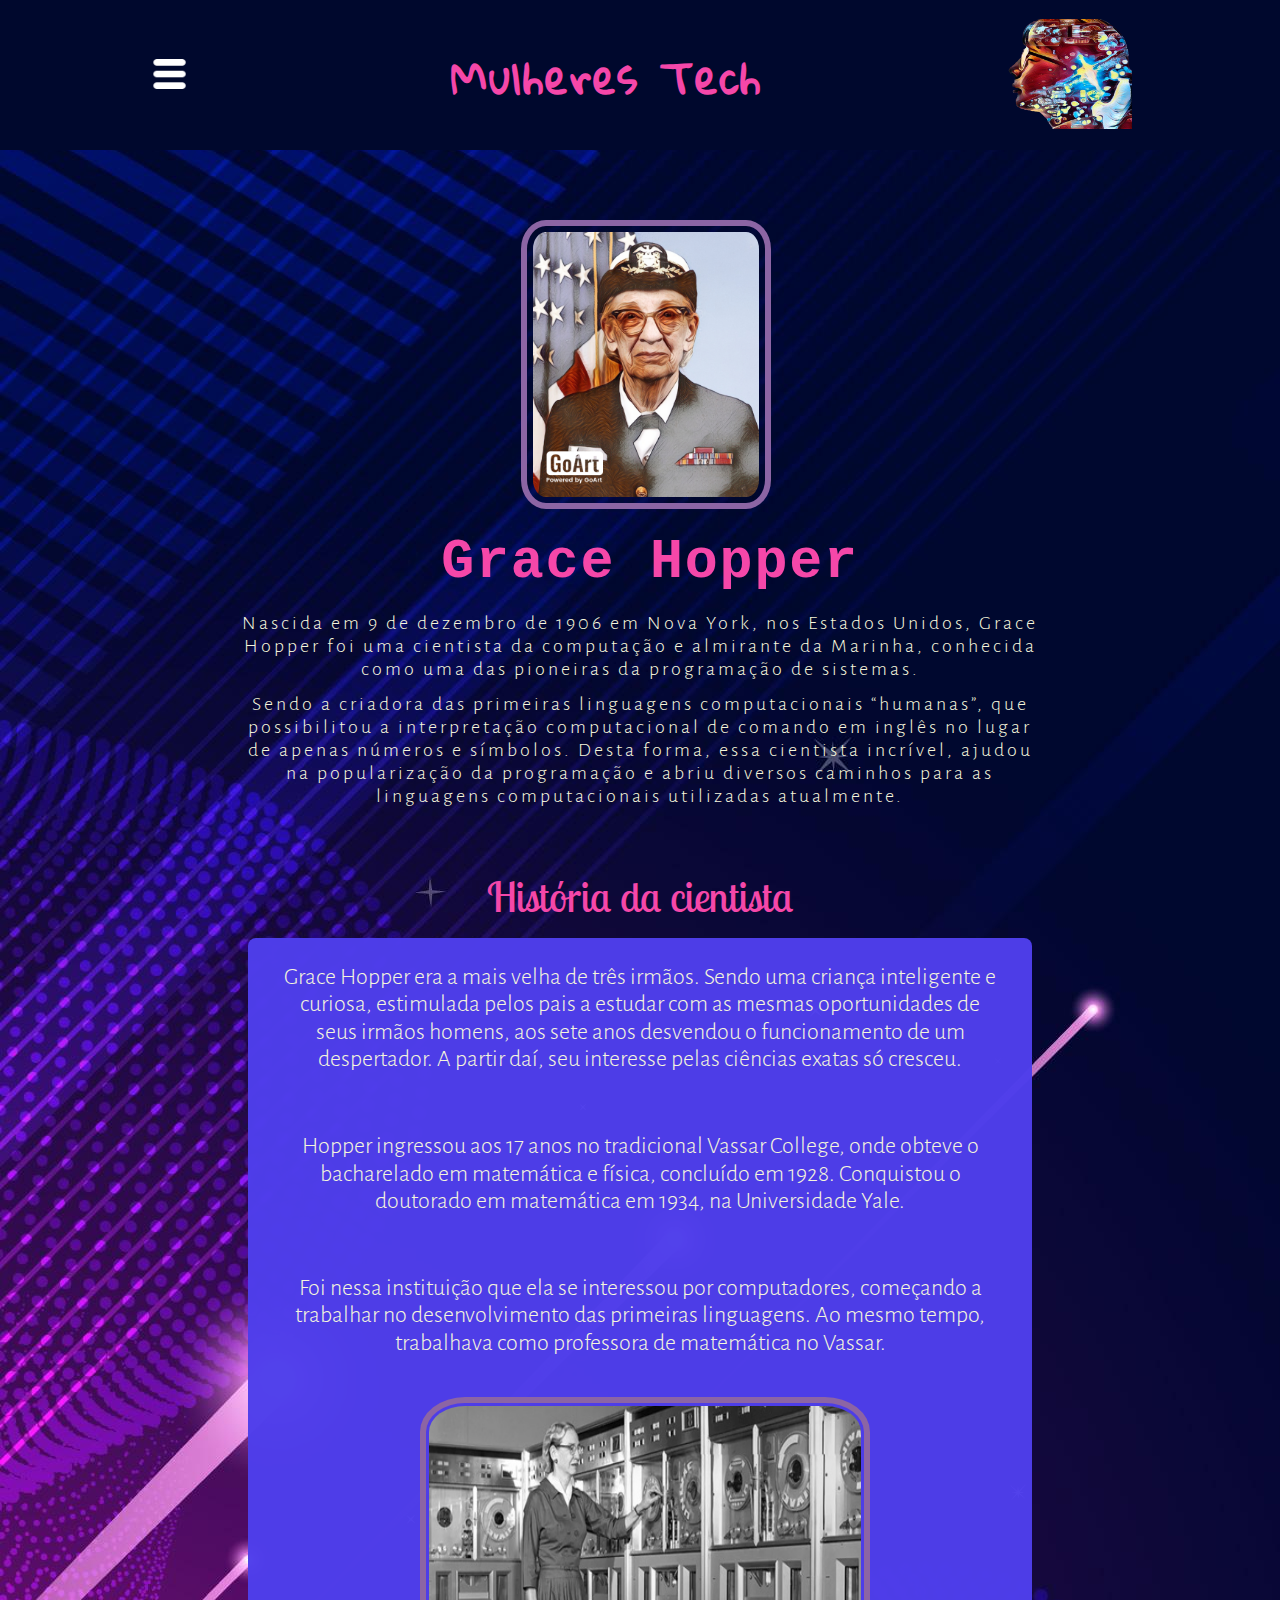
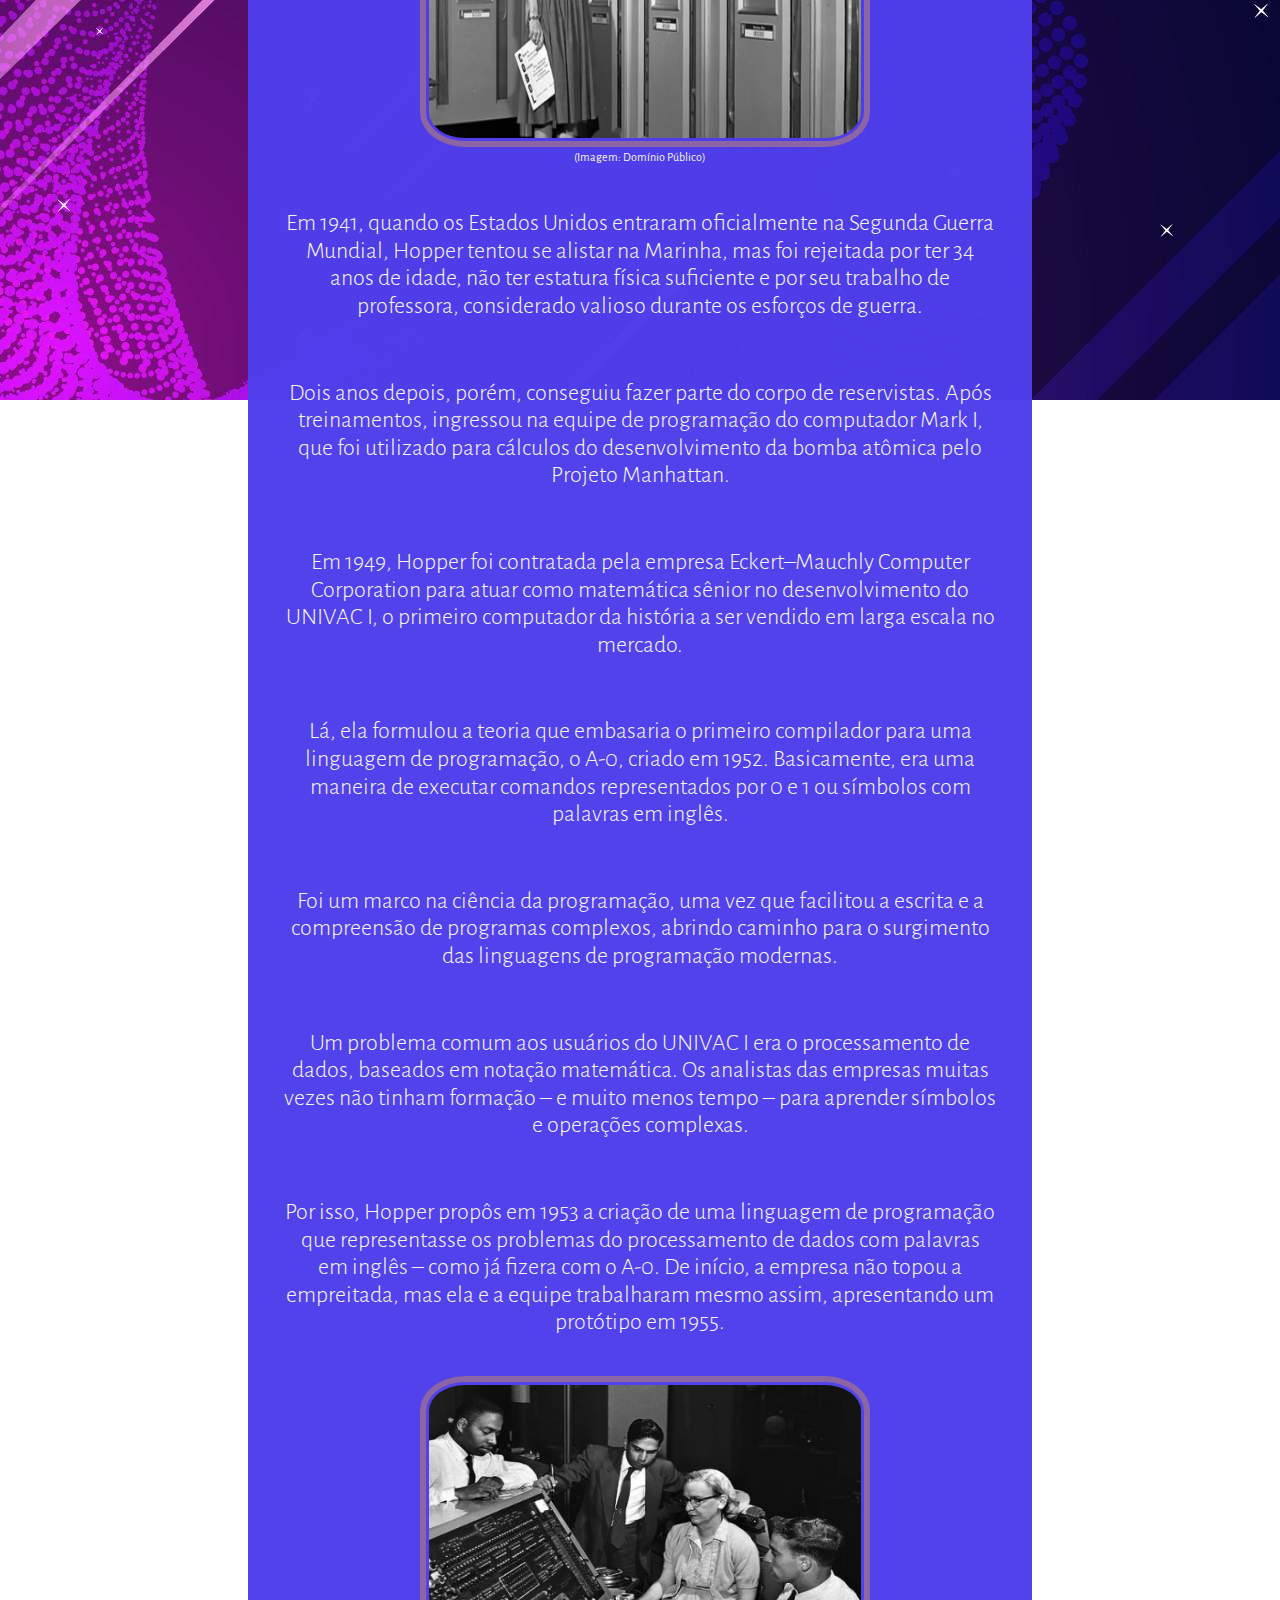
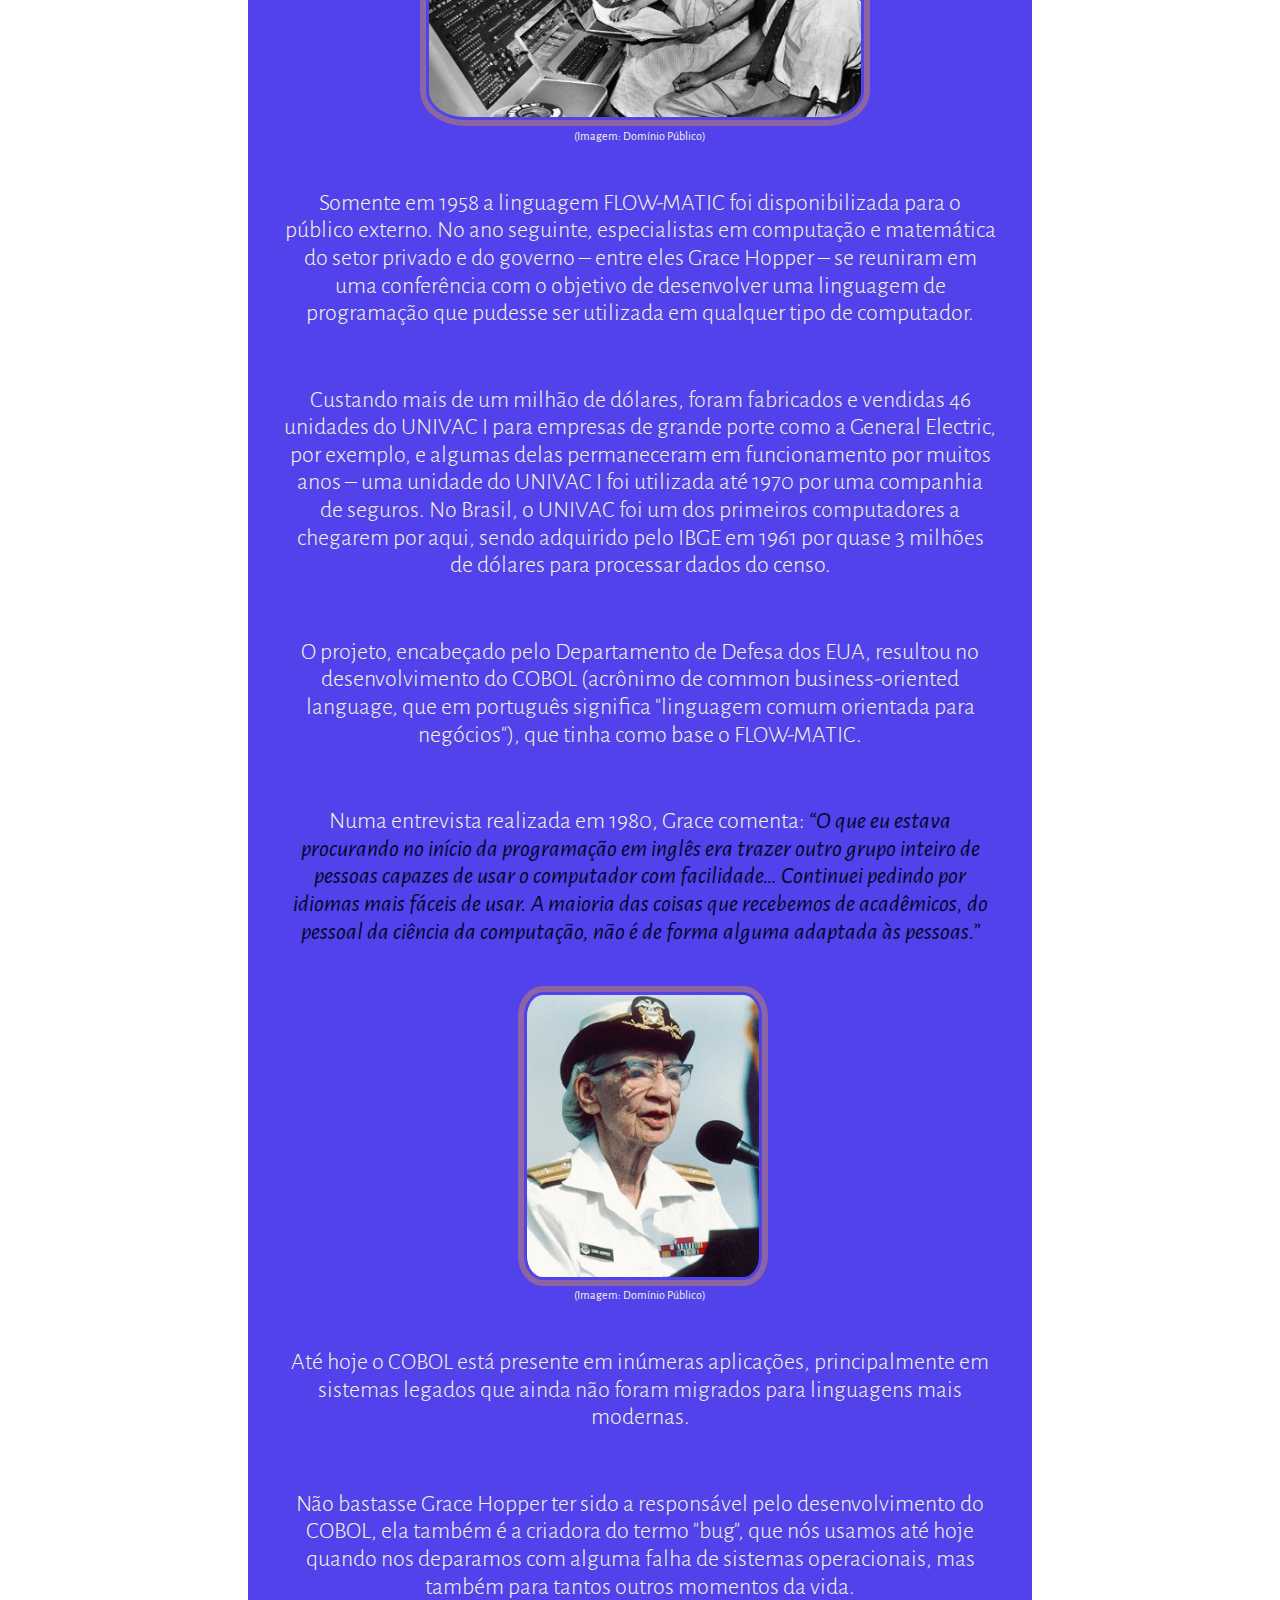
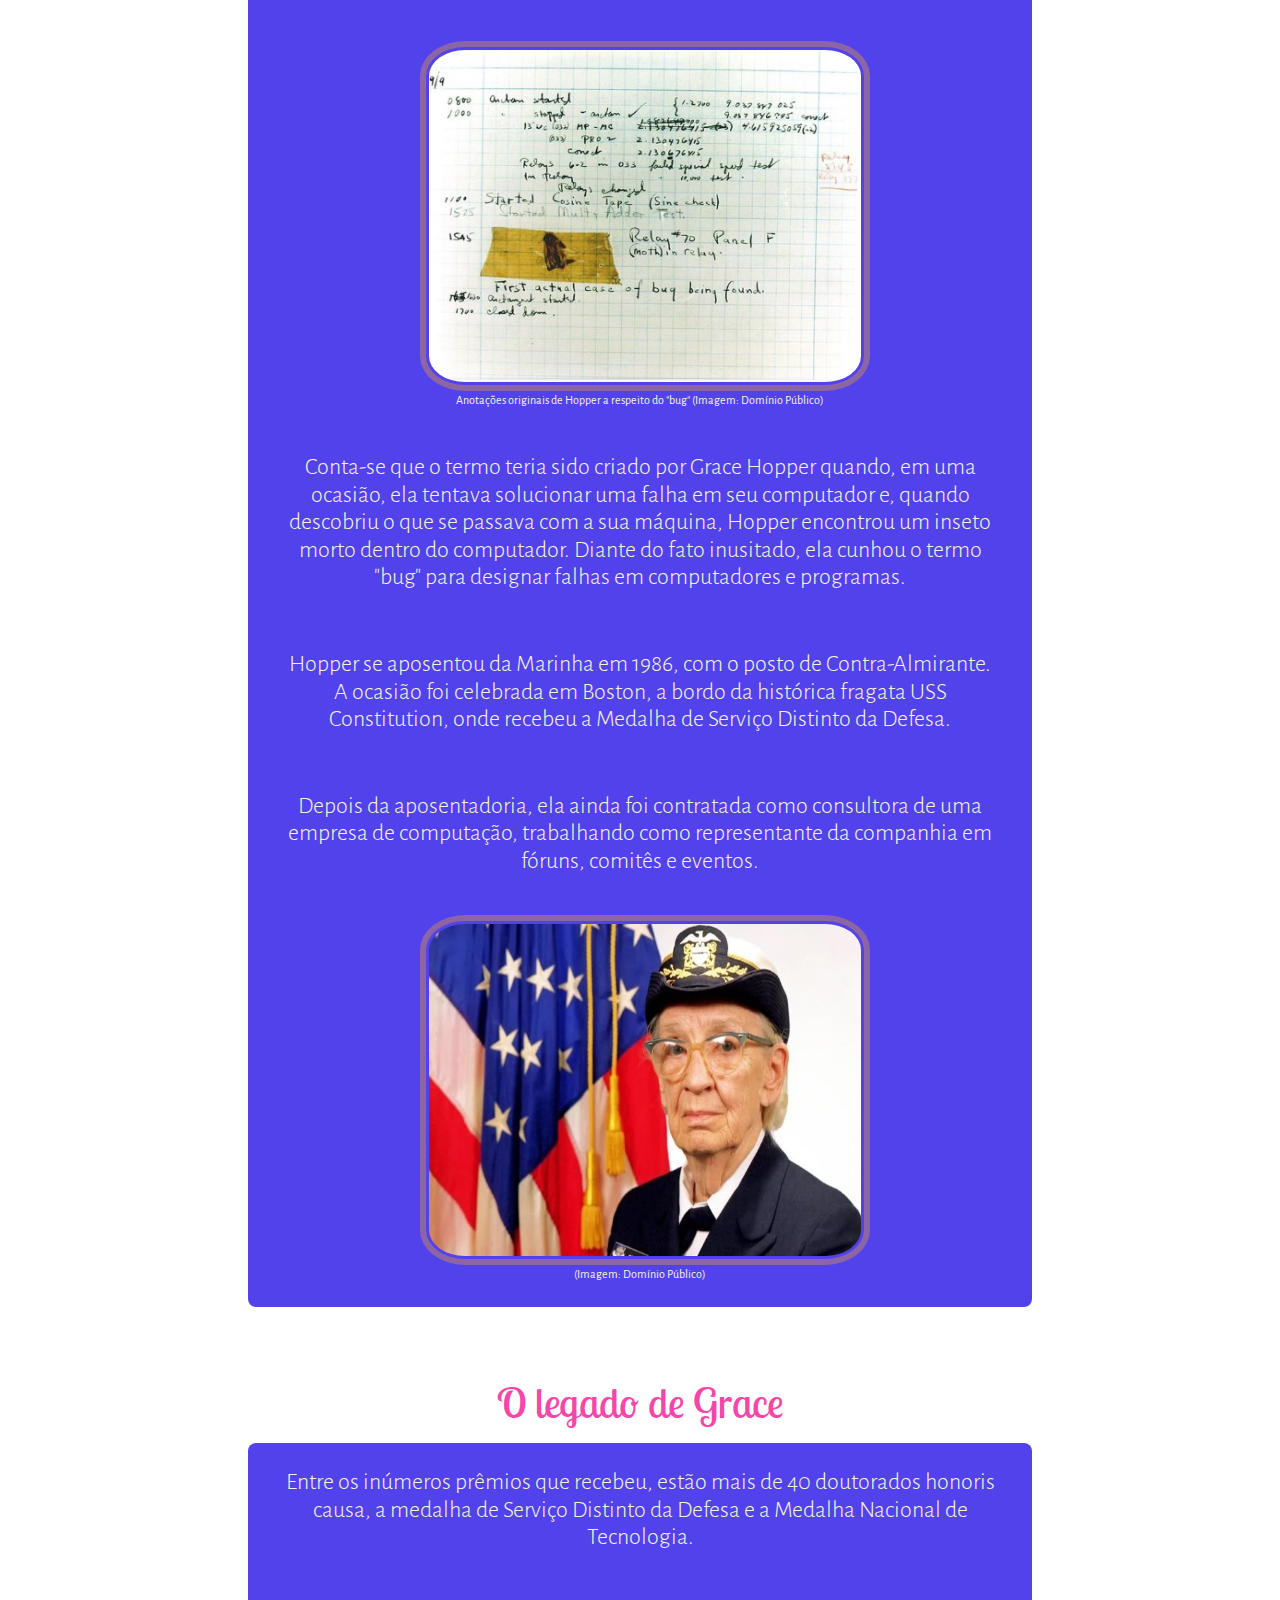
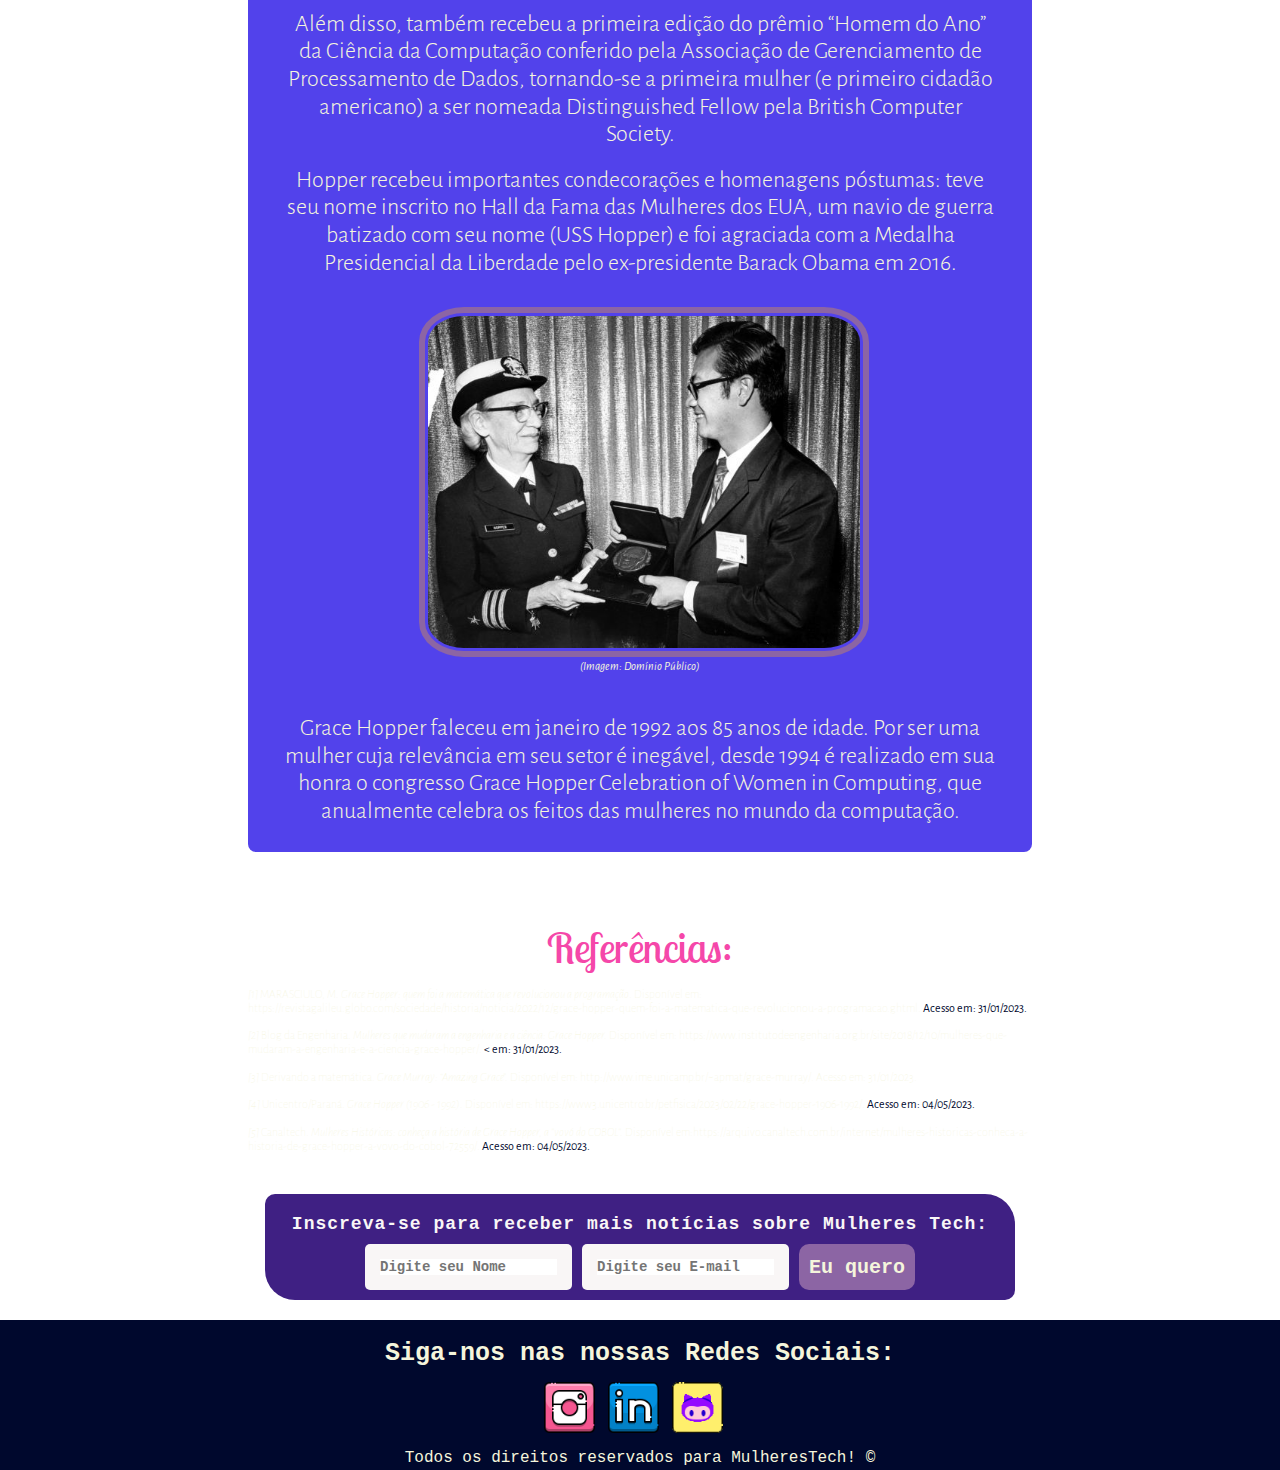
<file: graceHopper.html>
<!DOCTYPE html>
<html lang="pt-br">
<head>
    <meta charset="UTF-8">
    <meta http-equiv="X-UA-Compatible" content="IE=edge">
    <meta name="viewport" content="width=device-width, initial-scale=1.0">
    <link rel="shortcut icon" href="img/icons/favicon-32x32.png"  type="image/x-icon">

    <link rel="stylesheet" href="./css/normalize.css">
    <link rel="stylesheet" href="./css/toast.css">
    <link rel="stylesheet" href="./css/style.css">
    <link rel="stylesheet" href="./css/pagina_1.css">
    <link rel="stylesheet" href="./css/paginasPerfil.css">

    <title>Grace Hopper</title>
</head>
<body>
       
    <header class="header">
    
            <nav class="nav_header">
    
                <div class="menu-toggle">
                    <img src="./img/icons/menu-oficial.png" alt="menu" width="43px" height="40px">
                </div>
                
                <h1>Mulheres Tech</h1>
    
                <div class="logo" aria-details="logo">
                    <a href="/inicio.html">
                        <img class ="img__log" src="./img/imgs/logo.png" alt="logo" >
                    </a>
                </div>
    
            </nav>
    
        </header>
    
            <main>
    
                <section class="menu__ham">
                    <ul class="menu__ham__content">
                        <li>
                            <img src="./img/imgs/logo.png" alt="logo_login" width="100px" height="100px">
                        </li>
                        
                        <li><a href="./index.html">Início</a></li>
                        <li><a href="./sobreNos.html">Sobre Nós</a></li>
                        <li><a href="./graceHopper.html">Grace Hooper</a></li>
                        <li><a href="./grazielaMaciel.html">Graziela Maciel</a></li>
                        <li><a href="./cynthiaZanoni.html">Cynthia Zanoni</a></li>
                        <li><a href="./personaVoce.html">Próxima Mulher Tech</a></li>
                        <li><a href="./agradecimentos.html">Agradecimentos</a></li>
                    </ul>
                </section>


                <div class="perfil">
                    <img class="perfil__foto" src="img/imgs/Grace_Hopper.jpg" alt="foto_grace_hopper" title="Essa é a Grace Hopper!!"/>
                    <h1 class="h1__nome">Grace Hopper</h1>
                    <p class="perfil__descricao">

                        <p class="perfil__descricao"> Nascida em 9 de dezembro de 1906 em Nova York, nos Estados Unidos, Grace Hopper foi uma cientista da computação e almirante da Marinha, conhecida como uma das pioneiras da programação de sistemas.</p>
                        <br>
                        <p class="perfil__descricao"> Sendo a criadora das primeiras linguagens computacionais “humanas”, que possibilitou a interpretação computacional de comando em inglês no lugar de apenas números e símbolos. Desta forma, essa cientista incrível, ajudou na popularização da programação e abriu diversos caminhos para as linguagens computacionais utilizadas atualmente. </p>               
                        <br>
                </div>
            
                <section class="section">
                    <h2 class="section__titulo">História da cientista</h2>
                    
                        <article class="conteiner__historia">
                            
                            <p class="historia__descricao">
                            Grace Hopper era a mais velha de três irmãos. Sendo uma criança inteligente e curiosa, estimulada pelos pais a estudar com as mesmas oportunidades de seus irmãos homens, aos sete anos desvendou o funcionamento de um despertador. A partir daí, seu interesse pelas ciências exatas só cresceu. 
                            <p>
                            <br><br>

                            <p class="historia__descricao">
                            Hopper ingressou aos 17 anos no tradicional Vassar College, onde obteve o bacharelado em matemática e física, concluído em 1928. Conquistou o doutorado em matemática em 1934, na Universidade Yale.
                            </p>
                            <br><br>

                            <p class="historia__descricao">
                            Foi nessa instituição que ela se interessou por computadores, começando a trabalhar no desenvolvimento das primeiras linguagens. Ao mesmo tempo, trabalhava como professora de matemática no Vassar.
                            </p>
                            <br>

                            <div class="imgs__ilustration">
                                <figure >
                                    <img class="imgs__visual" src="img/imgs/Grace_Hopper_3.jpg" alt="Grace_Hopper_3" title="Grace enfrente ao computador"/>
                                    <figcaption class="imgs__txt">(Imagem: Domínio Público)</figcaption>
                                </figure>
                            </div>

                            <br><br>

                            <p class="historia__descricao">
                            Em 1941, quando os Estados Unidos entraram oficialmente na Segunda Guerra Mundial, Hopper tentou se alistar na Marinha, mas foi rejeitada por ter 34 anos de idade, não ter estatura física suficiente e por seu trabalho de professora, considerado valioso durante os esforços de guerra.
                            </p>
                            <br><br>

                            <p class="historia__descricao">
                            Dois anos depois, porém, conseguiu fazer parte do corpo de reservistas. Após treinamentos, ingressou na equipe de programação do computador Mark I, que foi utilizado para cálculos do desenvolvimento da bomba atômica pelo Projeto Manhattan.
                            </p>
                            <br><br>

                            <p class="historia__descricao">
                            Em 1949, Hopper foi contratada pela empresa Eckert–Mauchly Computer Corporation para atuar como matemática sênior no desenvolvimento do UNIVAC I, o primeiro computador da história a ser vendido em larga escala no mercado.
                            </p>
                            <br><br>

                            <p class="historia__descricao">
                            Lá, ela formulou a teoria que embasaria o primeiro compilador para uma linguagem de programação, o A-0, criado em 1952. Basicamente, era uma maneira de executar comandos representados por 0 e 1 ou símbolos com palavras em inglês.
                            </p>
                            <br><br>

                            <p class="historia__descricao">
                            Foi um marco na ciência da programação, uma vez que facilitou a escrita e a compreensão de programas complexos, abrindo caminho para o surgimento das linguagens de programação modernas.
                            </p>
                            <br><br>

                            <p class="historia__descricao">
                            Um problema comum aos usuários do UNIVAC I era o processamento de dados, baseados em notação matemática. Os analistas das empresas muitas vezes não tinham formação – e muito menos tempo – para aprender símbolos e operações complexas.
                            </p>
                            <br><br>

                            <p class="historia__descricao">
                            Por isso, Hopper propôs em 1953 a criação de uma linguagem de programação que representasse os problemas do processamento de dados com palavras em inglês – como já fizera com o A-0. De início, a empresa não topou a empreitada, mas ela e a equipe trabalharam mesmo assim, apresentando um protótipo em 1955.
                            </p>
                            <br>

                            <div class="imgs__ilustration">
                            <figure>
                                <img class="imgs__visual" src="img/imgs/Grace_Hopper_5.jpg" alt="Grace_Hopper_5" title="Grace Hopper com um grupo de funcionários"/>
                                <figcaption class="imgs__txt">(Imagem: Domínio Público)</figcaption>
                            </figure>
                            </div>

                            <br><br>

                            <p class="historia__descricao">
                            Somente em 1958 a linguagem FLOW-MATIC foi disponibilizada para o público externo. No ano seguinte, especialistas em computação e matemática do setor privado e do governo – entre eles Grace Hopper – se reuniram em uma conferência com o objetivo de desenvolver uma linguagem de programação que pudesse ser utilizada em qualquer tipo de computador.
                            </p>
                            <br><br>

                            <p class="historia__descricao">
                            Custando mais de um milhão de dólares, foram fabricados e vendidas 46 unidades do UNIVAC I para empresas de grande porte como a General Electric, por exemplo, e algumas delas permaneceram em funcionamento por muitos anos – uma unidade do UNIVAC I foi utilizada até 1970 por uma companhia de seguros. No Brasil, o UNIVAC foi um dos primeiros computadores a chegarem por aqui, sendo adquirido pelo IBGE em 1961 por quase 3 milhões de dólares para processar dados do censo.
                            </p>
                            <br><br>

                            <p class="historia__descricao">
                            O projeto, encabeçado pelo Departamento de Defesa dos EUA, resultou no desenvolvimento do COBOL (acrônimo de common business-oriented language, que em português significa "linguagem comum orientada para negócios"), que tinha como base o FLOW-MATIC.
                            </p>
                            <br><br>

                            <p class="historia__descricao">
                            Numa entrevista realizada em 1980, Grace comenta: <b><i> “O que eu estava procurando no início da programação em inglês era trazer outro grupo inteiro de pessoas capazes de usar o computador com facilidade… Continuei pedindo por idiomas mais fáceis de usar. A maioria das coisas que recebemos de acadêmicos, do pessoal da ciência da computação, não é de forma alguma adaptada às pessoas.”</i></b>
                            </p>
                            <br>

                            <div class="imgs__ilustration">
                            <figure>
                                <img  class="imgs__visual_2" src="img/imgs/Grace_Hopper_6.jpg" alt="Grace_Hopper_6" title="Grace discursando"/>
                                <figcaption class="imgs__txt">(Imagem: Domínio Público)</figcaption>
                            </figure>
                            </div>

                            <br><br>

                            <p class="historia__descricao">
                            Até hoje o COBOL está presente em inúmeras aplicações, principalmente em sistemas legados que ainda não foram migrados para linguagens mais modernas.
                            </p>
                            <br><br> 
                            
                            <p class="historia__descricao">
                            Não bastasse Grace Hopper ter sido a responsável pelo desenvolvimento do COBOL, ela também é a criadora do termo "bug", que nós usamos até hoje quando nos deparamos com alguma falha de sistemas operacionais, mas também para tantos outros momentos da vida.
                            </p>
                            <br>

                            <div class="imgs__ilustration">
                            <figure>
                                <img class="imgs__visual"   src="img/imgs/Grace_Hopper_4.jpg" alt="Grace_Hopper_4" title="Foto do Bug encontrado por Grace Hopper"/>
                                <figcaption class="imgs__txt">Anotações originais de Hopper a respeito do "bug" (Imagem: Domínio Público)</figcaption>
                            </figure>
                            </div>

                            <br><br>   

                            <p class="historia__descricao">
                            Conta-se que o termo teria sido criado por Grace Hopper quando, em uma ocasião, ela tentava solucionar uma falha em seu computador e, quando descobriu o que se passava com a sua máquina, Hopper encontrou um inseto morto dentro do computador. Diante do fato inusitado, ela cunhou o termo "bug" para designar falhas em computadores e programas.  
                            </p>
                            <br><br>    
                            
                            <p class="historia__descricao">
                            Hopper se aposentou da Marinha em 1986, com o posto de Contra-Almirante. A ocasião foi celebrada em Boston, a bordo da histórica fragata USS Constitution, onde recebeu a Medalha de Serviço Distinto da Defesa.
                            </p>
                            <br><br>

                            <p class="historia__descricao">
                            Depois da aposentadoria, ela ainda foi contratada como consultora de uma empresa de computação, trabalhando como representante da companhia em fóruns, comitês e eventos. 
                            </p>
                            <br>

                            <div class="imgs__ilustration">
                            <figure>
                                <img class="imgs__visual"  src="img/imgs/Grace_Hopper_2.jpg" alt="Grace_Hopper_2" title="Grace Hopper"/>
                                <figcaption class="imgs__txt">(Imagem: Domínio Público)</figcaption>
                            </figure>
                            </div>
                            <br></p>
                            
                           
                    </article>
            
                    
                  </section>
            
                  <section class="section">
                    <h2 class="section__titulo">O legado de Grace</h2>
                    <article class="conteiner__historia">
                        
                            <p class="historia__descricao">
                            Entre os inúmeros prêmios que recebeu, estão mais de 40 doutorados honoris causa, a medalha de Serviço Distinto da Defesa e a Medalha Nacional de Tecnologia.
                            </p>
                            <br><br>

                            <p class="historia__descricao">
                            Além disso, também recebeu a primeira edição do prêmio “Homem do Ano” da Ciência da Computação conferido pela Associação de Gerenciamento de Processamento de Dados, tornando-se a primeira mulher (e primeiro cidadão americano) a ser nomeada Distinguished Fellow pela British Computer Society.
                            </p>
                            
                            <p class="historia__descricao">
                            Hopper recebeu importantes condecorações e homenagens póstumas: teve seu nome inscrito no Hall da Fama das Mulheres dos EUA, um navio de guerra batizado com seu nome (USS Hopper) e foi agraciada com a Medalha Presidencial da Liberdade pelo ex-presidente Barack Obama em 2016.
                            </p>
                            <br>

                            <figure class="imgs__txt">
                                <img class="imgs__visual"  src="img/imgs/Grace_Hopper_7.jpg" alt="Grace_Hopper_7" title="Grace recebendo um prêmio"/>
                                <figcaption><i>(Imagem: Domínio Público)</i></figcaption>
                            </figure>
                            <br><br>

                            <p class="historia__descricao">
                            Grace Hopper faleceu em janeiro de 1992 aos 85 anos de idade. Por ser uma mulher cuja relevância em seu setor é inegável, desde 1994 é realizado em sua honra o congresso Grace Hopper Celebration of Women in Computing, que anualmente celebra os feitos das mulheres no mundo da computação.</p>
                            </p>
                    </article>
            
                   
                  </section>
            
                  <section class="section">
                    <h2 class="section__titulo">Referências:</h2>
                    <article class="referencias__txt">
                        
                        <p class="referencias__descricao">
                            <i>[1]</i> MARASCIULO, <i>M. Grace Hopper: quem foi a matemática que revolucionou a programação</i>. Disponível em: https://revistagalileu.globo.com/sociedade/historia/noticia/2022/12/grace-hopper-quem-foi-a-matematica-que-revolucionou-a-programacao.ghtml. <b>Acesso em: 31/01/2023.</b>
                            <br><br>
                            <i>[2]</i> Blog da Engenharia. <i>Mulheres que mudaram a engenharia e a ciência: Grace Hopper.</i> Disponível em: https://www.institutodeengenharia.org.br/site/2018/12/10/mulheres-que-mudaram-a-engenharia-e-a-ciencia-grace-hopper/. <b>< em: 31/01/2023.</b>
                            <br><br>
                            <i>[3]</i> Derivando a matemática. <i>Grace Murray: “Amazing Grace”.</i> Disponível em: http://www.ime.unicamp.br/~apmat/grace-murray/.  Acesso em: 31/01/2023.
                            <br><br>
                            <i>[4]</i> Unicentro/Paraná. <i>Grace Hopper (1906 - 1992).</i> Disponível em: https://www3.unicentro.br/petfisica/2023/02/22/grace-hopper-1906-1992/. <b> Acesso em: 04/05/2023.</b>
                            <br><br>
                            <i>[5]</i> Canaltech. <i>Mulheres Históricas: conheça a história de Grace Hopper, a "vovó do COBOL".</i> Disponível em:https://arquivo.canaltech.com.br/internet/mulheres-historicas-conheca-a-historia-de-grace-hopper-a-vovo-do-cobol-72559/.  <b>Acesso em: 04/05/2023.</b>
                       </p>
                    </article>
                  </section>
            
                 
        
                <section class="section__newsletter">
                    <p class="section__newsletter__title">Inscreva-se para receber mais notícias sobre Mulheres Tech:</p>
        
                    <form class="section__newsletter_form" onsubmit="closeToast()">
                        <div class="section__newsletter__input">
                            <label for="Nome"></label>
                            <input type="text" name="nome" placeholder="Digite seu Nome">
                        </div>
        
                        <div class="section__newsletter__input">
                            <label for="E-mail"></label>
                            <input type="email" name="email" placeholder="Digite seu E-mail">
                        </div>
        
                        <button class="section__newsletter__button" type="submit">
                            <span>Eu quero</span>
                        </button>
                    </form>
    
                </section>
            </main>
        
            <div class="toast">
                <h1 class="toast__text">toast</h1>
            </div>
        
            <footer>
                
                <aside class="aside">
    
                    <section id="section__social-media__title__container">
                        <p class="section__social-media__title">Siga-nos nas nossas Redes Sociais:</p>
                    </section>
    
                    <section class="section__social-media__icons__content">
                        <a href="https://www.instagram.com/" target="_blank"><img src="./img/icons/instagram-footer.png" alt="Instagram" width="1%"></a>
        
                        <a href="https://www.linkedin.com/" target="_blank"><img src="./img/icons/linkedin-footer.png" alt="LinkedIn" width="1%"></a>
        
                        <a href="https://www.https:/github.com/" target="_blank"><img src="./img/icons/git-footerr.png" alt="github" width="1%"></a>
                    </section>
    
                    <div class="aside__direitos">
                        <p>Todos os direitos reservados para MulheresTech! &#169</p>
                    </div>
    
                </aside>
            </footer>
                
        <script type="module" src="js/script.js"></script>
    
    </body>
    </html>
</file>
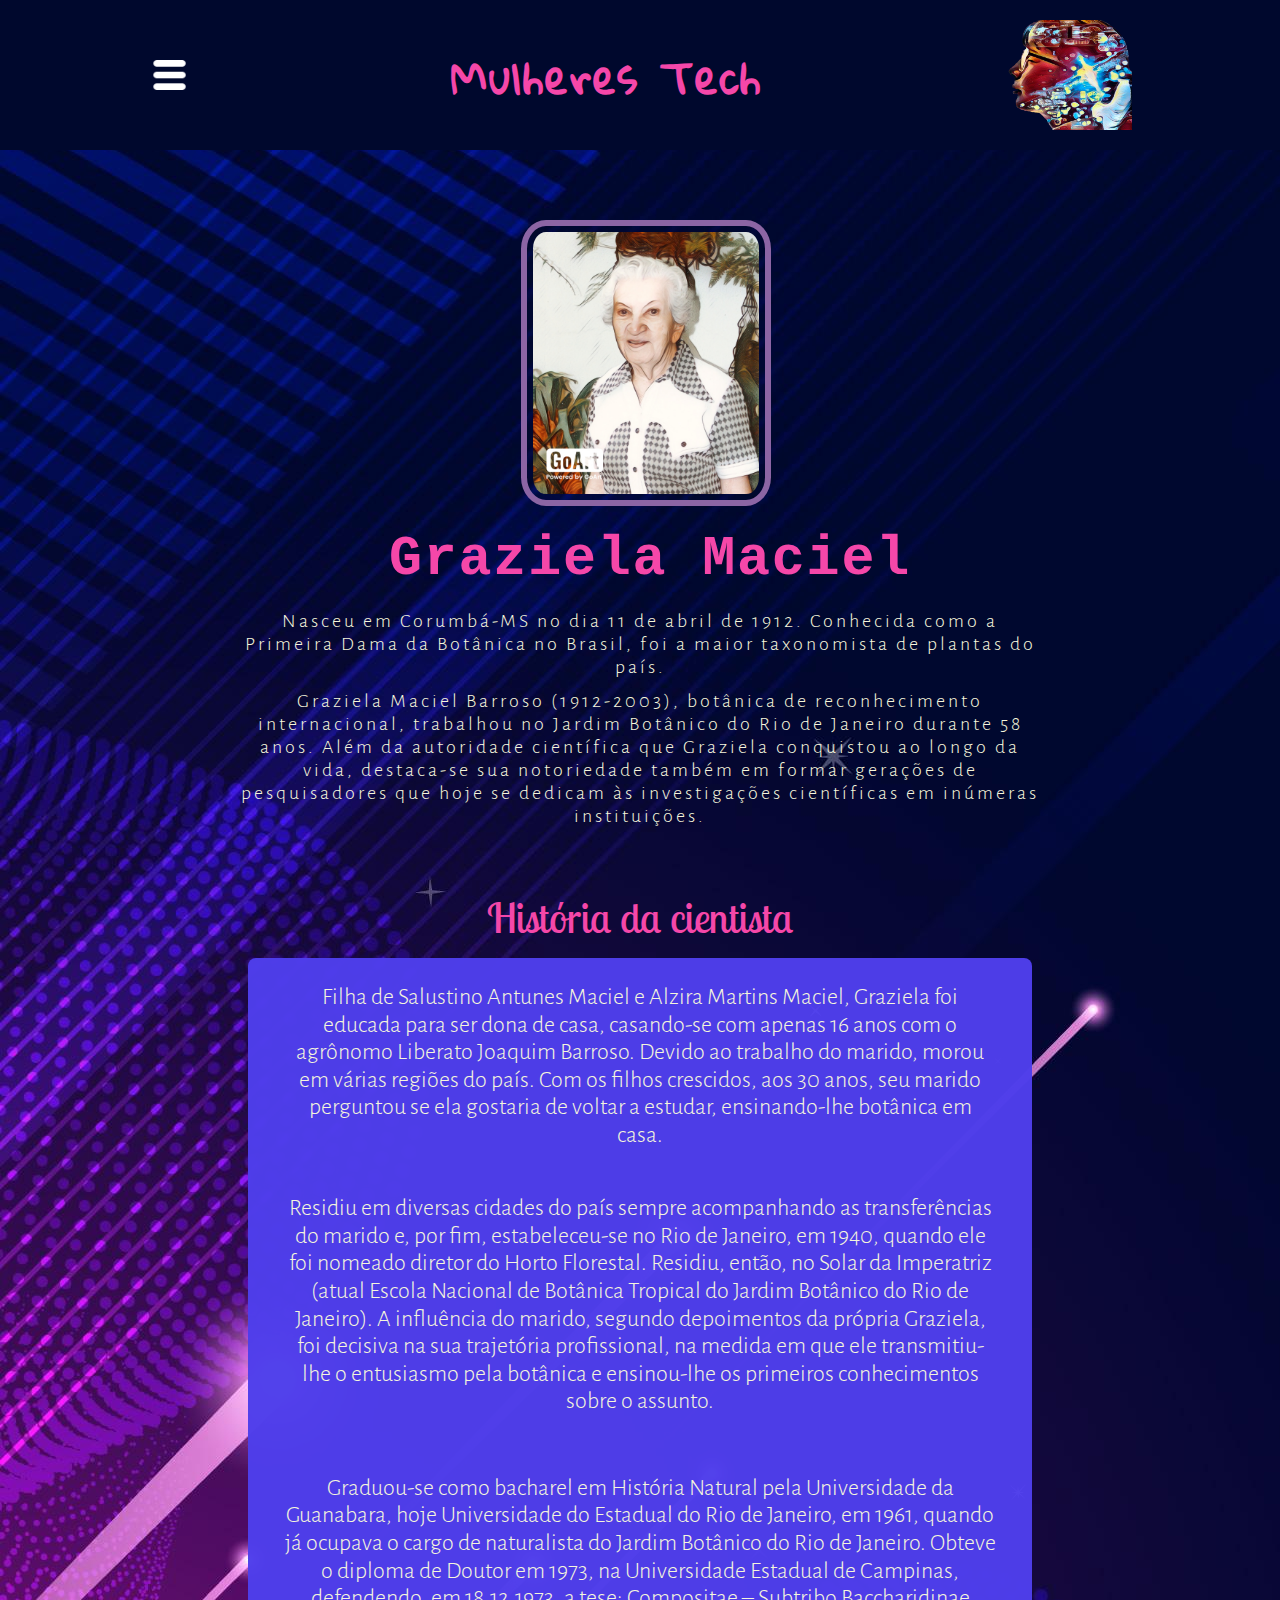
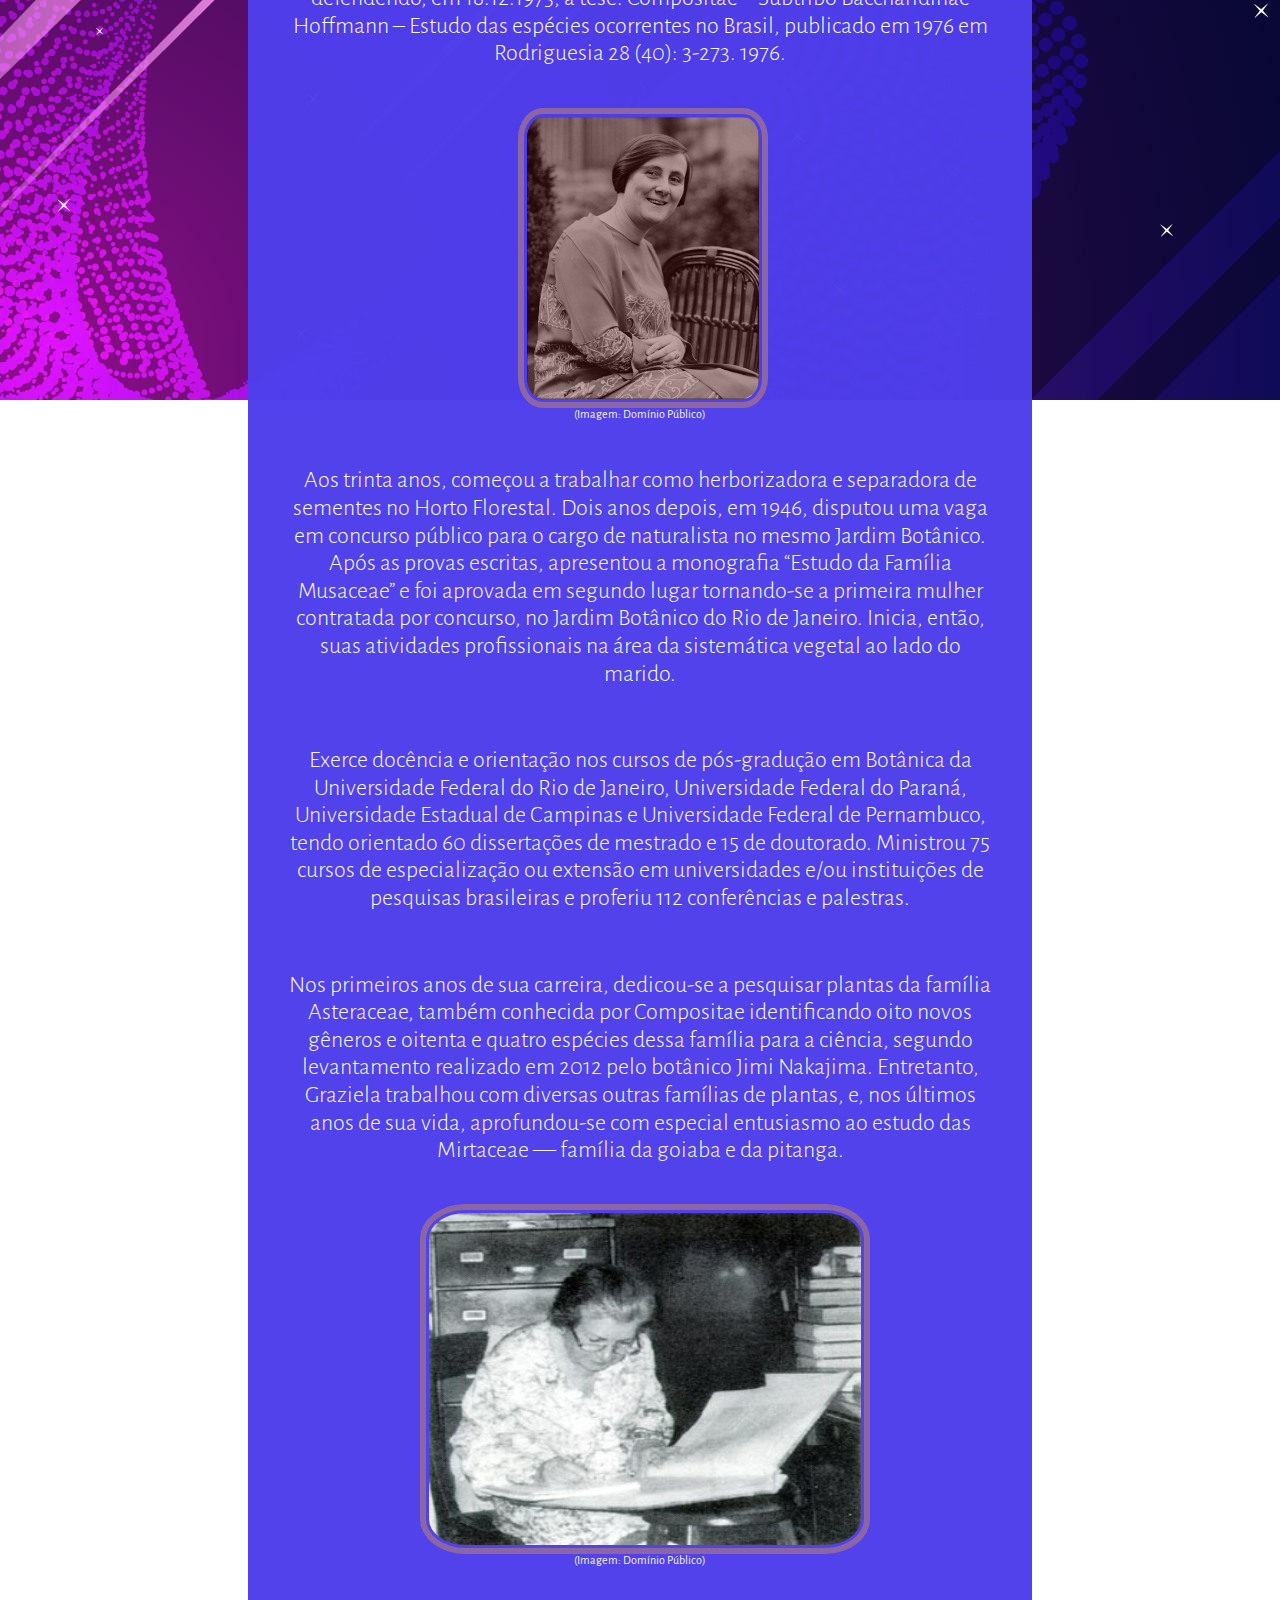
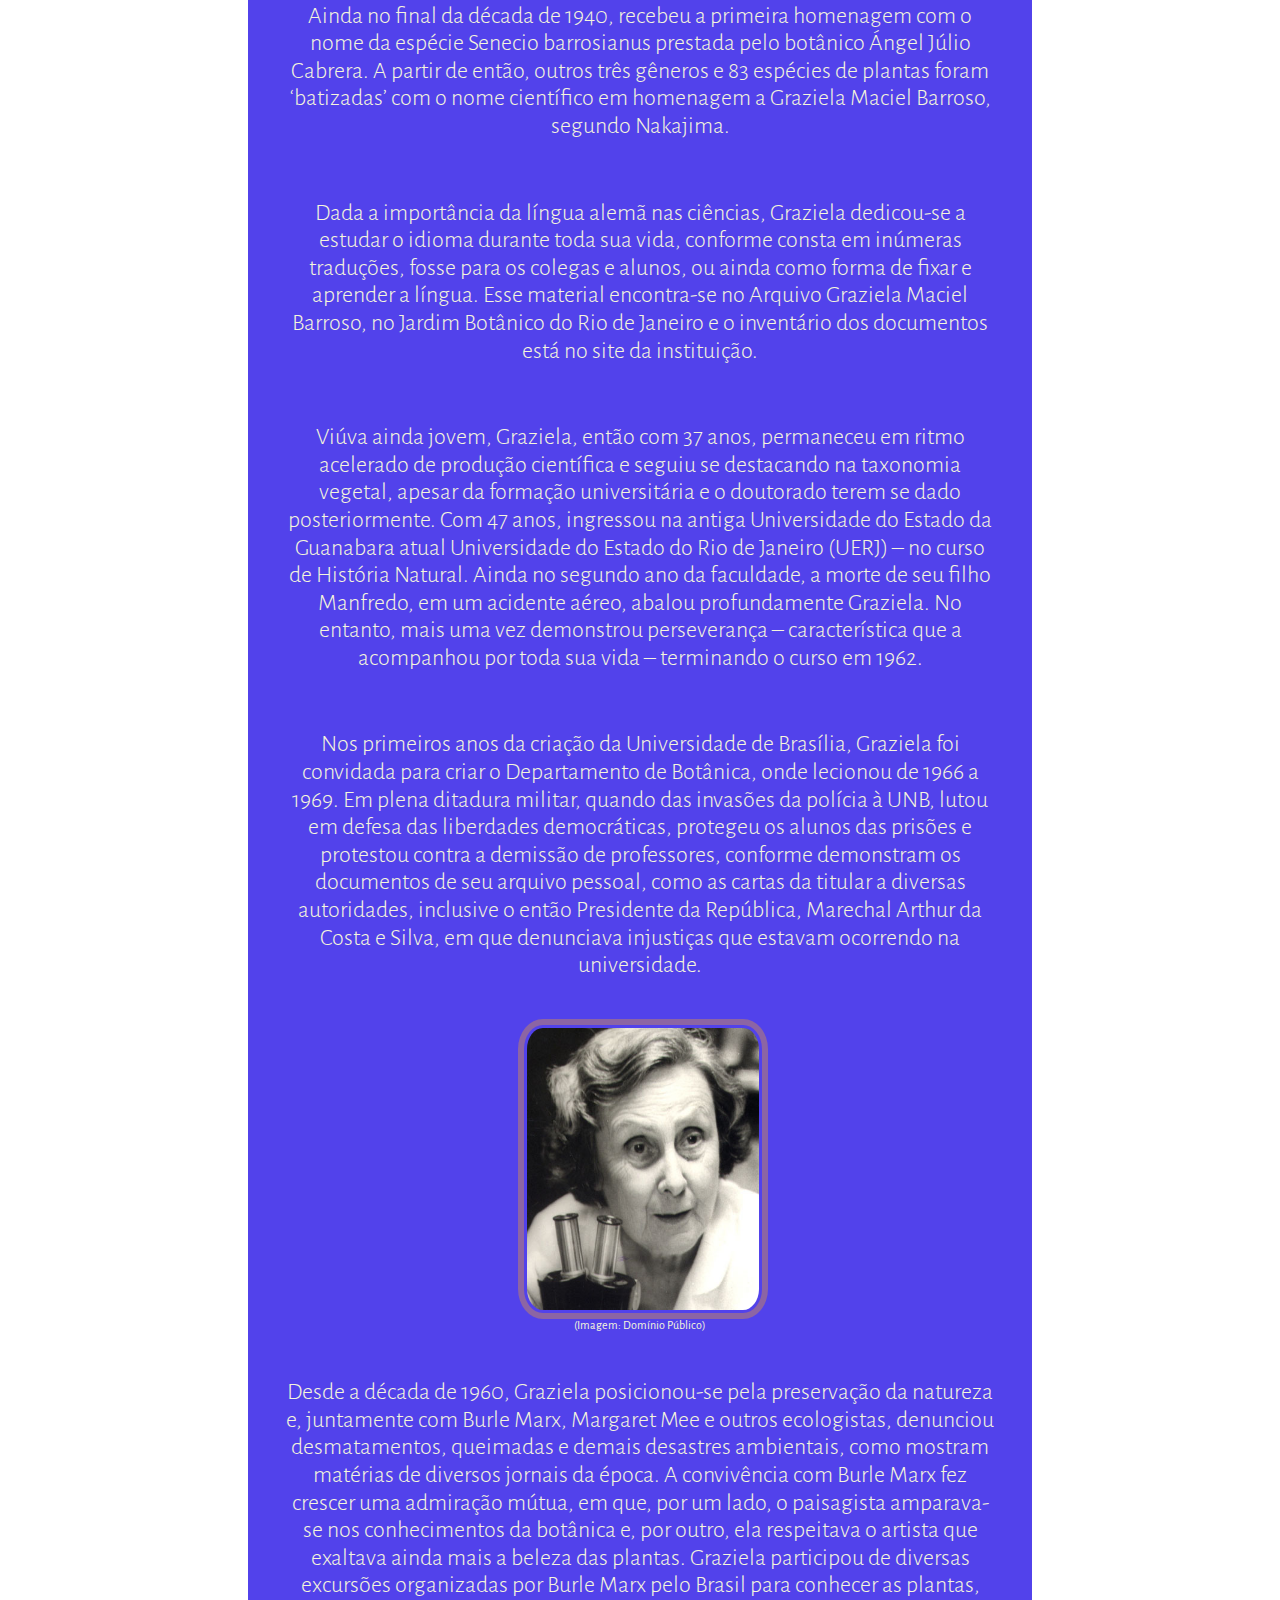
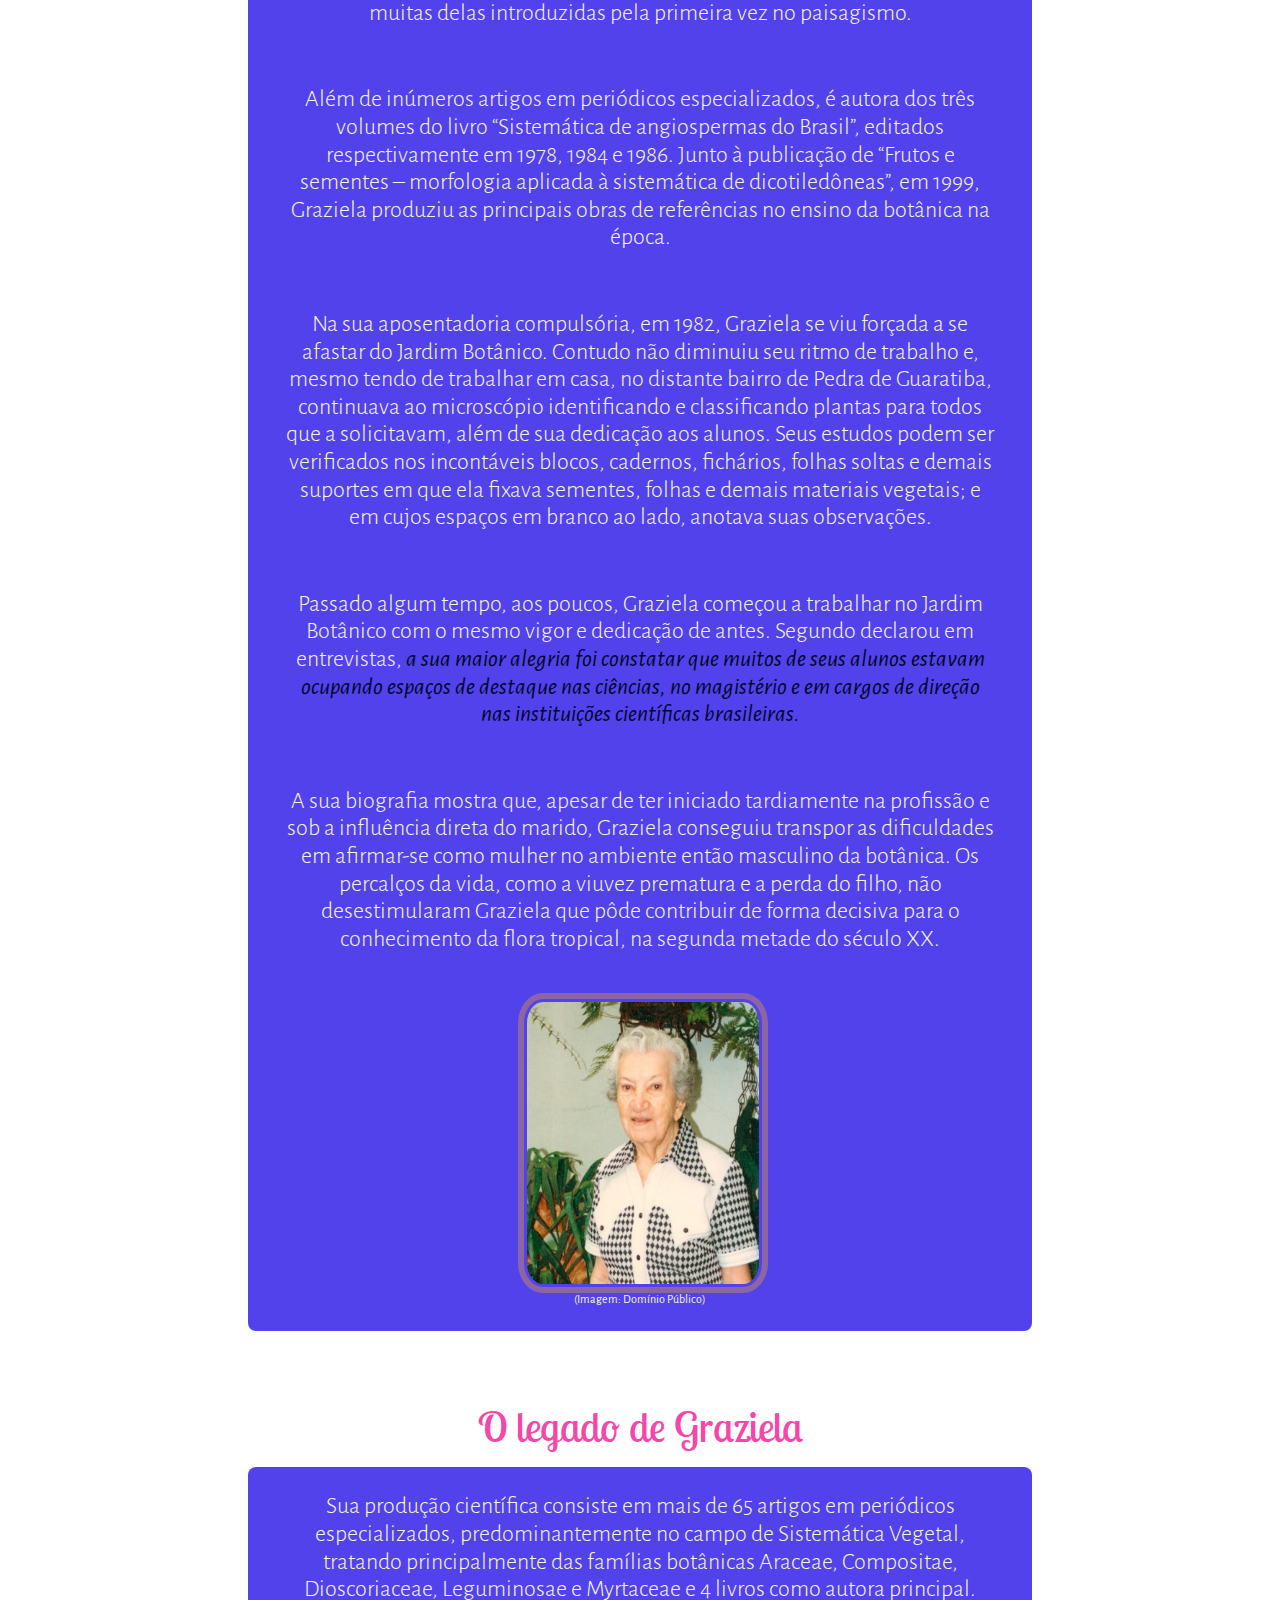
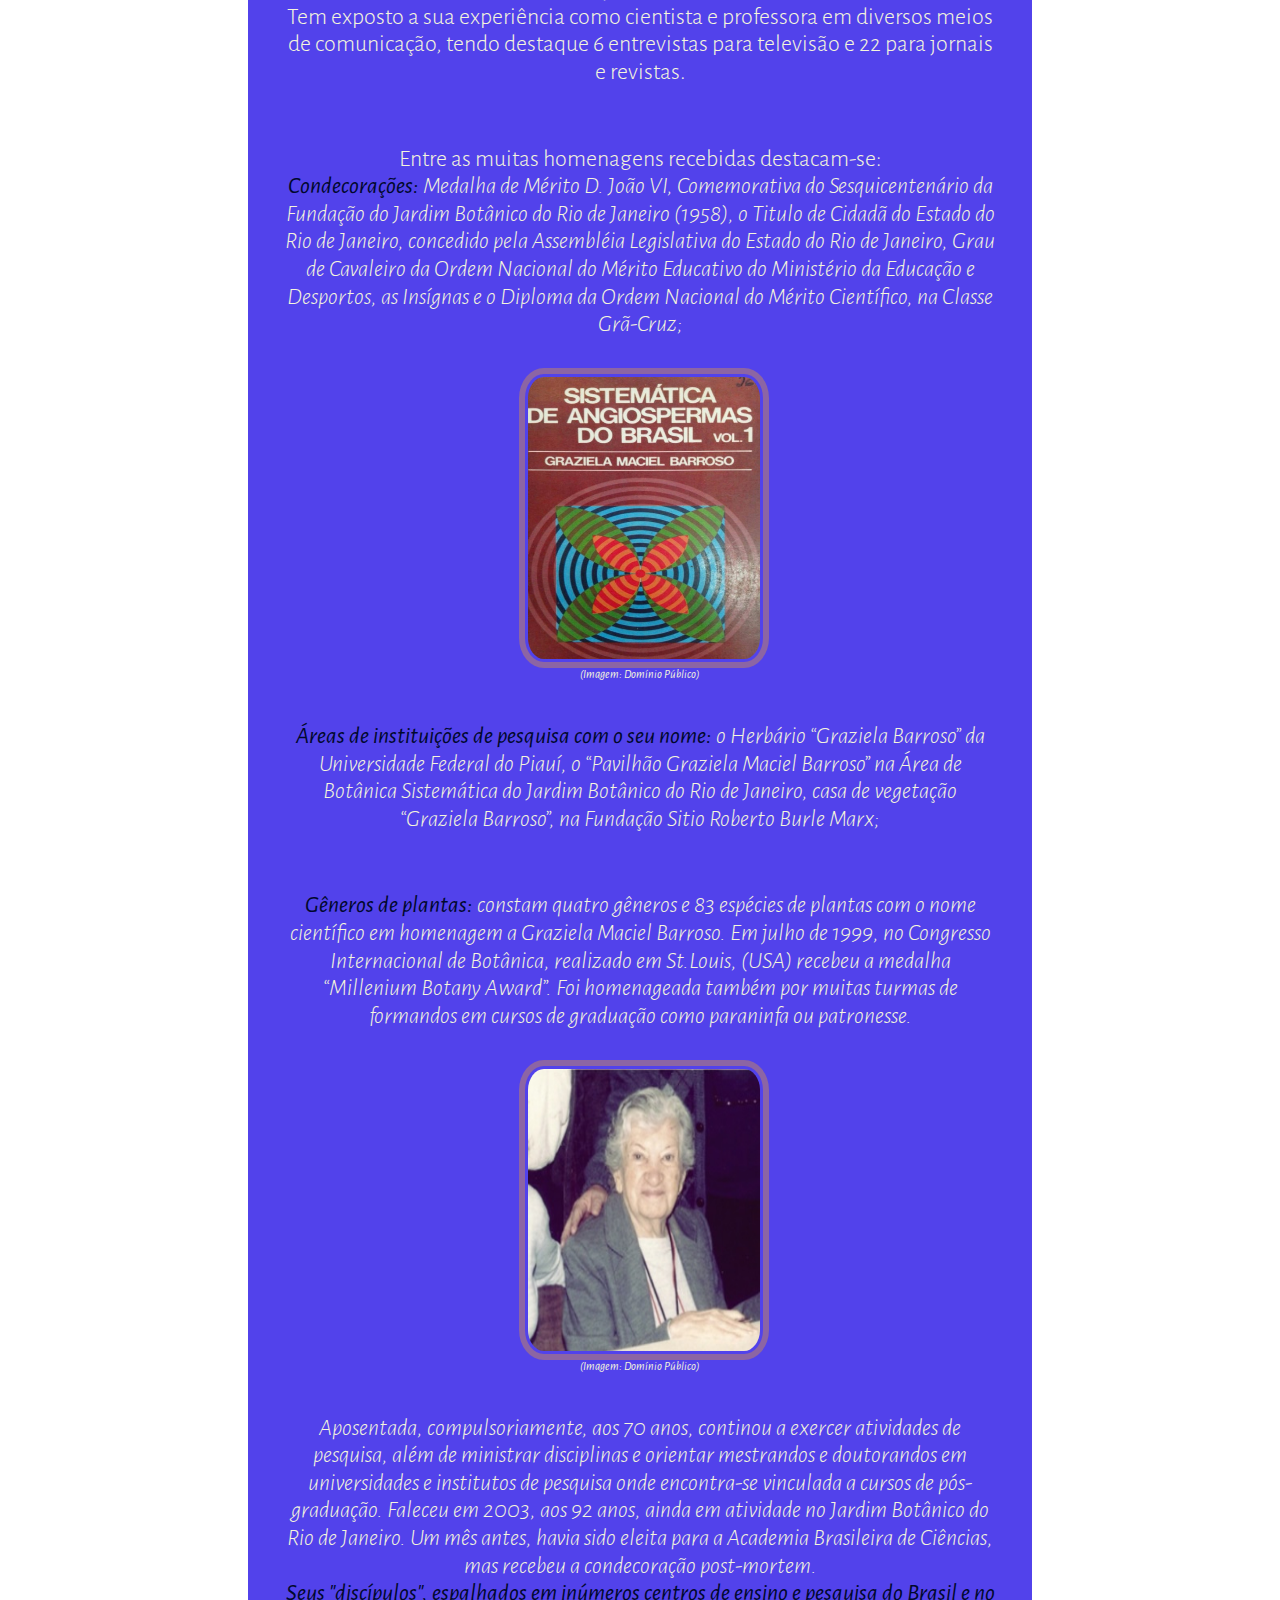
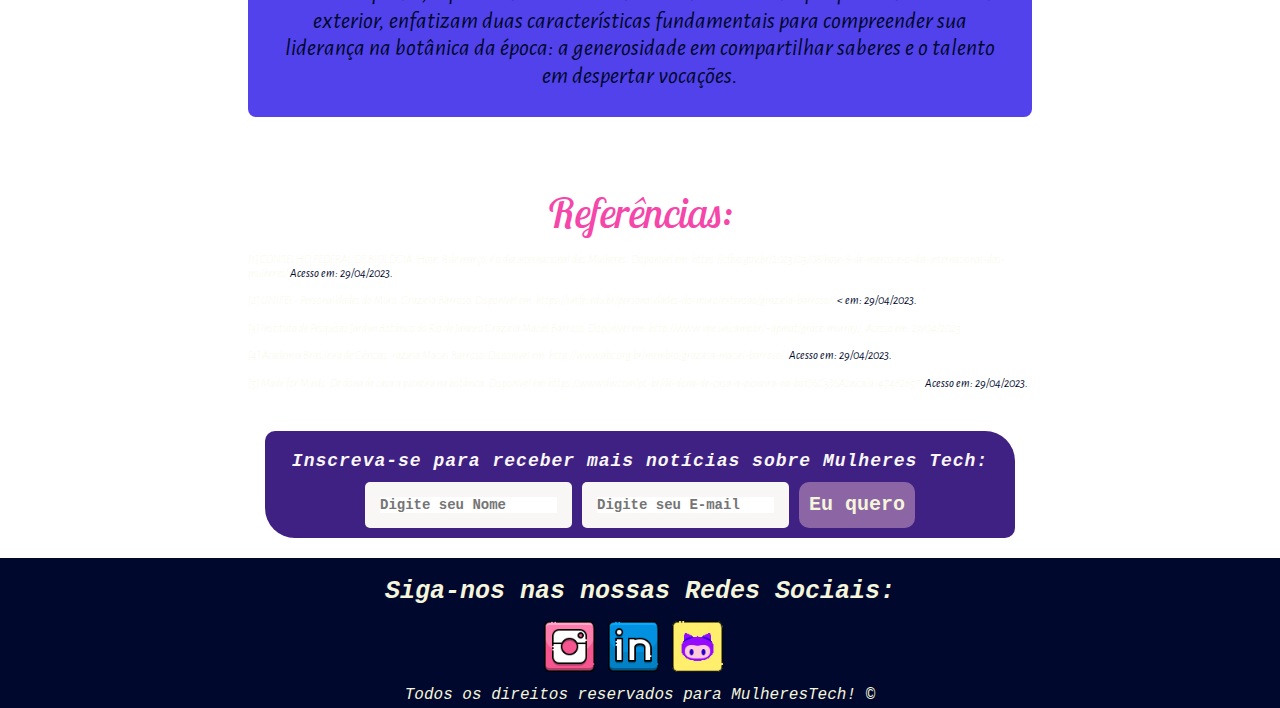
<file: grazielaMaciel.html>
<body><!DOCTYPE html>
    <html lang="pt-br">
    <head>
        <meta charset="UTF-8">
        <meta http-equiv="X-UA-Compatible" content="IE=edge">
        <meta name="viewport" content="width=device-width, initial-scale=1.0">
        <link rel="shortcut icon" href="img/icons/favicon-32x32.png"  type="image/x-icon">
    
        <link rel="stylesheet" href="./css/normalize.css">
        <link rel="stylesheet" href="./css/toast.css">
        <link rel="stylesheet" href="./css/style.css">
        <link rel="stylesheet" href="./css/pagina_1.css">
        <link rel="stylesheet" href="./css/paginasPerfil.css">
    
        <title>Graziela Maciel</title>
    </head>
    <body>
           
        <header class="header">
        
                <nav class="nav_header">
        
                    <div class="menu-toggle">
                        <img src="./img/icons/menu-oficial.png" alt="menu" width="43px" height="40px">
                    </div>
                    
                    <h1>Mulheres Tech</h1>
        
                    <div class="logo" aria-details="logo">
                        <a href="/inicio.html">
                            <img class ="img__log" src="./img/imgs/logo.png" alt="logo" >
                        </a>
                    </div>
        
                </nav>
        
            </header>
        
                <main>
        
                    <section class="menu__ham">
                        <ul class="menu__ham__content">
                            <li>
                                <img src="./img/imgs/logo.png" alt="logo_login" width="100px" height="100px">
                            </li>
                            
                            <li><a href="./index.html">Início</a></li>
                            <li><a href="./sobreNos.html">Sobre Nós</a></li>
                            <li><a href="./graceHopper.html">Grace Hooper</a></li>
                            <li><a href="./grazielaMaciel.html">Graziela Maciel</a></li>
                            <li><a href="./cynthiaZanoni.html">Cynthia Zanoni</a></li>
                            <li><a href="./personaVoce.html">Próxima Mulher Tech</a></li>
                            <li><a href="./agradecimentos.html">Agradecimentos</a></li>
                        </ul>
                    </section>
    
    
                    <div class="perfil">
                        <img class="perfil__foto" src="img/imgs/Graziela_Barroso.jpg" alt="foto_graziela_maciel" title="Essa é a nossa Graziela Barroso!!!"/>
                        <h1 class="h1__nome">Graziela Maciel</h1>
                        <p class="perfil__descricao">
    
                            <p class="perfil__descricao"> Nasceu em Corumbá-MS no dia 11 de abril de 1912. Conhecida como a Primeira Dama da Botânica no Brasil, foi a maior taxonomista de plantas do país.</p>
                            <br>
                            <p class="perfil__descricao"> Graziela Maciel Barroso (1912-2003), botânica de reconhecimento internacional, trabalhou no Jardim Botânico do Rio de Janeiro durante 58 anos. Além da autoridade científica que Graziela conquistou ao longo da vida, destaca-se sua notoriedade também em formar gerações de pesquisadores que hoje se dedicam às investigações científicas em inúmeras instituições. </p>               
                            <br>
                    </div>
                
                    <section class="section">
                        <h2 class="section__titulo">História da cientista</h2>
                        
                            <article class="conteiner__historia">
                                
                                <p class="historia__descricao">
                                Filha de Salustino Antunes Maciel e Alzira Martins Maciel, Graziela foi educada para ser dona de casa, casando-se com apenas 16 anos com o agrônomo Liberato Joaquim Barroso. Devido ao trabalho do marido, morou em várias regiões do país. Com os filhos crescidos, aos 30 anos, seu marido perguntou se ela gostaria de voltar a estudar, ensinando-lhe botânica em casa. 
                                <br><br>
    
                                <p class="historia__descricao">
                                Residiu em diversas cidades do país sempre acompanhando as transferências do marido e, por fim, estabeleceu-se no Rio de Janeiro, em 1940, quando ele foi nomeado diretor do Horto Florestal. Residiu, então, no Solar da Imperatriz (atual Escola Nacional de Botânica Tropical do Jardim Botânico do Rio de Janeiro). A influência do marido, segundo depoimentos da própria Graziela, foi decisiva na sua trajetória profissional, na medida em que ele transmitiu-lhe o entusiasmo pela botânica e ensinou-lhe os primeiros conhecimentos sobre o assunto.
                               
                                </p>
                                <br><br>
    
                                <p class="historia__descricao">
                                Graduou-se como bacharel em História Natural pela Universidade da Guanabara, hoje Universidade do Estadual do Rio de Janeiro, em 1961, quando já ocupava o cargo de naturalista do Jardim Botânico do Rio de Janeiro. Obteve o diploma de Doutor em 1973, na Universidade Estadual de Campinas, defendendo, em 18.12.1973, a tese: Compositae – Subtribo Baccharidinae Hoffmann – Estudo das espécies ocorrentes no Brasil, publicado em 1976 em Rodriguesia 28 (40): 3-273. 1976.
                                </p>
                                <br>
    
                                <div class="imgs__ilustration">
                                    <figure >
                                        <img class="imgs__visual_2" src="img/imgs/Graziela_Maciel_3.jpg" alt="Graziela_Maciel_3" title="Graziela sentado em um banco"/>
                                        <figcaption class="imgs__txt">(Imagem: Domínio Público)</figcaption>
                                    </figure>
                                </div>
    
                                <br><br>
    
                                <p class="historia__descricao">
                                Aos trinta anos, começou a trabalhar como herborizadora e separadora de sementes no Horto Florestal. Dois anos depois, em 1946, disputou uma vaga em concurso público para o cargo de naturalista no mesmo Jardim Botânico. Após as provas escritas, apresentou a monografia “Estudo da Família Musaceae” e foi aprovada em segundo lugar tornando-se a primeira mulher contratada por concurso, no Jardim Botânico do Rio de Janeiro. Inicia, então, suas atividades profissionais na área da sistemática vegetal ao lado do marido.
                                </p>
                                <br><br>
    
                                <p class="historia__descricao">
                                Exerce docência e orientação nos cursos de pós-gradução em Botânica da Universidade Federal do Rio de Janeiro, Universidade Federal do Paraná, Universidade Estadual de Campinas e Universidade Federal de Pernambuco, tendo orientado 60 dissertações de mestrado e 15 de doutorado. Ministrou 75 cursos de especialização ou extensão em universidades e/ou instituições de pesquisas brasileiras e proferiu 112 conferências e palestras. 
                                </p>
                                <br><br>
    
                                <p class="historia__descricao">
                                Nos primeiros anos de sua carreira, dedicou-se a pesquisar plantas da família Asteraceae, também conhecida por Compositae identificando oito novos gêneros e oitenta e quatro espécies dessa família para a ciência, segundo levantamento realizado em 2012 pelo botânico Jimi Nakajima. Entretanto, Graziela trabalhou com diversas outras famílias de plantas, e, nos últimos anos de sua vida, aprofundou-se com especial entusiasmo ao estudo das Mirtaceae — família da goiaba e da pitanga.
                                </p>
                                <br>
                                                                
                                <div class="imgs__ilustration">
                                <figure>
                                    <img class="imgs__visual"  src="img/imgs/Graziela_Maciel_2.jpg" alt="Graziela_Maciel_2" title="Graziela Maciel se dedicando as pesquisas"/>
                                    <figcaption class="imgs__txt">(Imagem: Domínio Público)</figcaption>
                                </figure>
                                </div>
                                <br>
    
                                <p class="historia__descricao">
                                Ainda no final da década de 1940, recebeu a primeira homenagem com o nome da espécie Senecio barrosianus prestada pelo botânico Ángel Júlio Cabrera. A partir de então, outros três gêneros e 83 espécies de plantas foram ‘batizadas’ com o nome científico em homenagem a Graziela Maciel Barroso, segundo Nakajima.
                                </p>
                                <br><br>
    
                                <p class="historia__descricao">
                                Dada a importância da língua alemã nas ciências, Graziela dedicou-se a estudar o idioma durante toda sua vida, conforme consta em inúmeras traduções, fosse para os colegas e alunos, ou ainda como forma de fixar e aprender a língua. Esse material encontra-se no Arquivo Graziela Maciel Barroso, no Jardim Botânico do Rio de Janeiro e o inventário dos documentos está no site da instituição.
                                </p>
                                <br><br>
    
                                <p class="historia__descricao">
                                Viúva ainda jovem, Graziela, então com 37 anos, permaneceu em ritmo acelerado de produção científica e seguiu se destacando na taxonomia vegetal, apesar da formação universitária e o doutorado terem se dado posteriormente. Com 47 anos, ingressou na antiga Universidade do Estado da Guanabara  atual Universidade do Estado do Rio de Janeiro (UERJ) – no curso de História Natural. Ainda no segundo ano da faculdade, a morte de seu filho Manfredo, em um acidente aéreo, abalou profundamente Graziela. No entanto, mais uma vez demonstrou perseverança – característica que a acompanhou por toda sua vida – terminando o curso em 1962.
                                </p>
                                <br><br>
    
                                <p class="historia__descricao">
                                Nos primeiros anos da criação da Universidade de Brasília, Graziela foi convidada para criar o Departamento de Botânica, onde lecionou de 1966 a 1969. Em plena ditadura militar, quando das invasões da polícia à UNB, lutou em defesa das liberdades democráticas, protegeu os alunos das prisões e protestou contra a demissão de professores, conforme demonstram os documentos de seu arquivo pessoal, como as cartas da titular a diversas autoridades, inclusive o então Presidente da República, Marechal Arthur da Costa e Silva, em que denunciava injustiças que estavam ocorrendo na universidade.
                                </p>
                                <br>
    
                                <div class="imgs__ilustration">
                                <figure>
                                    <img class="imgs__visual_2" src="img/imgs/Graziela_Maciel_4.jpg" alt="Graziela_Maciel_4" title="Graziela no seu laboratório"/>
                                    <figcaption class="imgs__txt">(Imagem: Domínio Público)</figcaption>
                                </figure>
                                </div>
    
                                <br><br>
    
                                <p class="historia__descricao">
                                Desde a década de 1960, Graziela posicionou-se pela preservação da natureza e, juntamente com Burle Marx, Margaret Mee e outros ecologistas, denunciou desmatamentos, queimadas e demais desastres ambientais, como mostram matérias de diversos jornais da época. A convivência com Burle Marx fez crescer uma admiração mútua, em que, por um lado, o paisagista amparava-se nos conhecimentos da botânica e, por outro, ela respeitava o artista que exaltava ainda mais a beleza das plantas. Graziela participou de diversas excursões organizadas por Burle Marx pelo Brasil para conhecer as plantas, muitas delas introduzidas pela primeira vez no paisagismo.
                                </p>
                                <br><br>
    
                                <p class="historia__descricao">
                                Além de inúmeros artigos em periódicos especializados, é autora dos três volumes do livro “Sistemática de angiospermas do Brasil”, editados respectivamente em 1978, 1984 e 1986. Junto à publicação de “Frutos e sementes – morfologia aplicada à sistemática de dicotiledôneas”, em 1999, Graziela produziu as principais obras de referências no ensino da botânica na época.
                                </p>
                                <br><br>
    
                                <p class="historia__descricao">
                                Na sua aposentadoria compulsória, em 1982, Graziela se viu forçada a se afastar do Jardim Botânico. Contudo não diminuiu seu ritmo de trabalho e, mesmo tendo de trabalhar em casa, no distante bairro de Pedra de Guaratiba, continuava ao microscópio identificando e classificando plantas para todos que a solicitavam, além de sua dedicação aos alunos. Seus estudos podem ser verificados nos incontáveis blocos, cadernos, fichários, folhas soltas e demais suportes em que ela fixava sementes, folhas e demais materiais vegetais; e em cujos espaços em branco ao lado, anotava suas observações.
                                </p>
                                <br><br>
    
                                <p class="historia__descricao">
                                Passado algum tempo, aos poucos, Graziela começou a trabalhar no Jardim Botânico com o mesmo vigor e dedicação de antes. Segundo declarou em entrevistas, <b><i>a sua maior alegria foi constatar que muitos de seus alunos estavam ocupando espaços de destaque nas ciências, no magistério e em cargos de direção nas instituições científicas brasileiras.</i></b>
                                </p>
                                <br><br> 
                                
                                <p class="historia__descricao">
                                A sua biografia mostra que, apesar de ter iniciado tardiamente na profissão e sob a influência direta do marido, Graziela conseguiu transpor as dificuldades em afirmar-se como mulher no ambiente então masculino da botânica. Os percalços da vida, como a viuvez prematura e a perda do filho, não desestimularam Graziela que pôde contribuir de forma decisiva para o conhecimento da flora tropical, na segunda metade do século XX.
                                </p>
                                <br>
    
                                <div class="imgs__ilustration">
                                <figure>
                                    <img class="imgs__visual_2" src="img/imgs/Graziela_Maciel_5.jpg" alt="Graziela_Maciel_5" title="Foto de Graziela Maciel"/>
                                    <figcaption class="imgs__txt">(Imagem: Domínio Público)</figcaption>
                                </figure>
                                </div>
    
                                <br>
                                
                        </article>
                
                        
                      </section>
                
                      <section class="section">
                        <h2 class="section__titulo">O legado de Graziela</h2>
                        <article class="conteiner__historia">
                            
                            <p class="historia__descricao">
                                Sua produção científica consiste em mais de 65 artigos em periódicos especializados, predominantemente no campo de Sistemática Vegetal, tratando principalmente das famílias botânicas Araceae, Compositae, Dioscoriaceae, Leguminosae e Myrtaceae e 4 livros como autora principal. Tem exposto a sua experiência como cientista e professora em diversos meios de comunicação, tendo destaque 6 entrevistas para televisão e 22 para jornais e revistas.
                            </p>
                                <br><br>
    
                            <p class="historia__descricao">
                                Entre as muitas homenagens recebidas destacam-se: <i><br>
                                <b>Condecorações:</b> Medalha de Mérito D. João VI, Comemorativa do Sesquicentenário da Fundação do Jardim Botânico do Rio de Janeiro (1958), o Titulo de Cidadã do Estado do Rio de Janeiro, concedido pela Assembléia Legislativa do Estado do Rio de Janeiro, Grau de Cavaleiro da Ordem Nacional do Mérito Educativo do Ministério da Educação e Desportos, as Insígnas e o Diploma da Ordem Nacional do Mérito Científico, na Classe Grã-Cruz; 
                                    </i>
                            </p>
                            <br>
                                <figure class="imgs__txt">
                                    <img class="imgs__visual_2"  src="img/imgs/Graziela_Maciel_6.jpg" alt="Graziela_Maciel_6" title="Capa do Livro de Graziela"/>
                                    <figcaption><i>(Imagem: Domínio Público)</i></figcaption>
                                </figure>
                                <br><br>
    
                            <p class="historia__descricao">
                                <i><b>Áreas de instituições de pesquisa com o seu nome:</b> o Herbário “Graziela Barroso” da Universidade Federal do Piauí, o “Pavilhão Graziela Maciel Barroso” na Área de Botânica Sistemática do Jardim Botânico do Rio de Janeiro, casa de vegetação “Graziela Barroso”, na Fundação Sitio Roberto Burle Marx;
                                </p>
                                <br><br>

                            <p class="historia__descricao">
                                <i><b>Gêneros de plantas:</b> constam quatro gêneros e 83 espécies de plantas com o nome científico em homenagem a Graziela Maciel Barroso. Em julho de 1999, no Congresso Internacional de Botânica, realizado em St.Louis, (USA) recebeu a medalha “Millenium Botany Award”. Foi homenageada também por muitas turmas de formandos em cursos de graduação como paraninfa ou patronesse.
                                </p>
                                <br>

                                <figure class="imgs__txt">
                                    <img class="imgs__visual_2"  src="img/imgs/Graziela_Maciel_7.jpg" alt="Graziela_Maciel_7" title="Capa do Livro de Graziela"/>
                                    <figcaption><i>(Imagem: Domínio Público)</i></figcaption>
                                </figure>
                                <br><br>

                            <p class="historia__descricao">
                                Aposentada, compulsoriamente, aos 70 anos, continou a exercer atividades de pesquisa, além de ministrar disciplinas e orientar mestrandos e doutorandos em universidades e institutos de pesquisa onde encontra-se vinculada a cursos de pós-graduação. Faleceu em 2003, aos 92 anos, ainda em atividade no Jardim Botânico do Rio de Janeiro. Um mês antes, havia sido eleita para a Academia Brasileira de Ciências, mas recebeu a condecoração post-mortem.
                                <br>
                                <b><i>Seus "discípulos", espalhados em inúmeros centros de ensino e pesquisa do Brasil e no exterior, enfatizam duas características fundamentais para compreender sua liderança na botânica da época: a generosidade em compartilhar saberes e o talento em despertar vocações.</i></b>
                            </p>
                                
                        </article>
                
                       
                      </section>
                
                      <section class="section">
                        <h2 class="section__titulo">Referências:</h2>
                        <article class="referencias__txt">
                            
                            <p class="referencias__descricao">
                                <i>[1]</i> CONSELHO FEDERAL DE BIOLOGIA, <i>Hoje, 8 de março, é o dia internacional das Mulheres</i>. Disponível em: https://cfbio.gov.br/2023/03/08/hoje-8-de-marco-e-o-dia-internacional-das-mulheres/ <b>Acesso em: 29/04/2023.</b>
                                <br><br>
                                <i>[2]</i> UNIFEI - Personalidades do Muro, <i>Graziela Barroso.</i> Disponível em: https://unifei.edu.br/personalidades-do-muro/extensao/graziela-barroso/. <b>< em: 29/04/2023.</b>
                                <br><br>
                                <i>[3]</i> 
                                Instituto de Pesquisas Jardim Botânico do Rio de Janeiro <i>Graziela Maciel Barroso.</i> Disponível em: http://www.ime.unicamp.br/~apmat/grace-murray/.  Acesso em: 29/04/2023.
                                <br><br>
                                <i>[4]</i> Academia Brasileira de Ciências. <i>raziela Maciel Barroso.</i> Disponível em: http://www.abc.org.br/membro/graziela-maciel-barroso/. <b> Acesso em: 29/04/2023.</b>
                                <br><br>
                                <i>[5]</i> Made for Minds. <i>De dona de casa a pioneira na botânica.</i> Disponível em:https://www.dw.com/pt-br/de-dona-de-casa-a-pioneira-na-bot%C3%A2nica/a-47462657. <b>Acesso em: 29/04/2023.</b>
                           </p>
                        </article>
                      </section>
                
                     
            
                    <section class="section__newsletter">
                        <p class="section__newsletter__title">Inscreva-se para receber mais notícias sobre Mulheres Tech:</p>
            
                        <form class="section__newsletter_form" onsubmit="closeToast()">
                            <div class="section__newsletter__input">
                                <label for="Nome"></label>
                                <input type="text" name="nome" placeholder="Digite seu Nome">
                            </div>
            
                            <div class="section__newsletter__input">
                                <label for="E-mail"></label>
                                <input type="email" name="email" placeholder="Digite seu E-mail">
                            </div>
            
                            <button class="section__newsletter__button" type="submit">
                                <span>Eu quero</span>
                            </button>
                        </form>
        
                    </section>
                </main>
            
                <div class="toast">
                    <h1 class="toast__text">toast</h1>
                </div>
            
                <footer>
                    
                    <aside class="aside">
        
                        <section id="section__social-media__title__container">
                            <p class="section__social-media__title">Siga-nos nas nossas Redes Sociais:</p>
                        </section>
        
                        <section class="section__social-media__icons__content">
                            <a href="https://www.instagram.com/" target="_blank"><img src="./img/icons/instagram-footer.png" alt="Instagram" width="1%"></a>
            
                            <a href="https://www.linkedin.com/" target="_blank"><img src="./img/icons/linkedin-footer.png" alt="LinkedIn" width="1%"></a>
            
                            <a href="https://www.https:/github.com/" target="_blank"><img src="./img/icons/git-footerr.png" alt="github" width="1%"></a>
                        </section>
        
                        <div class="aside__direitos">
                            <p>Todos os direitos reservados para MulheresTech! &#169</p>
                        </div>
        
                    </aside>
                </footer>
                    
        <script type="module" src="js/script.js"></script>
        
</body>
</html>
</file>
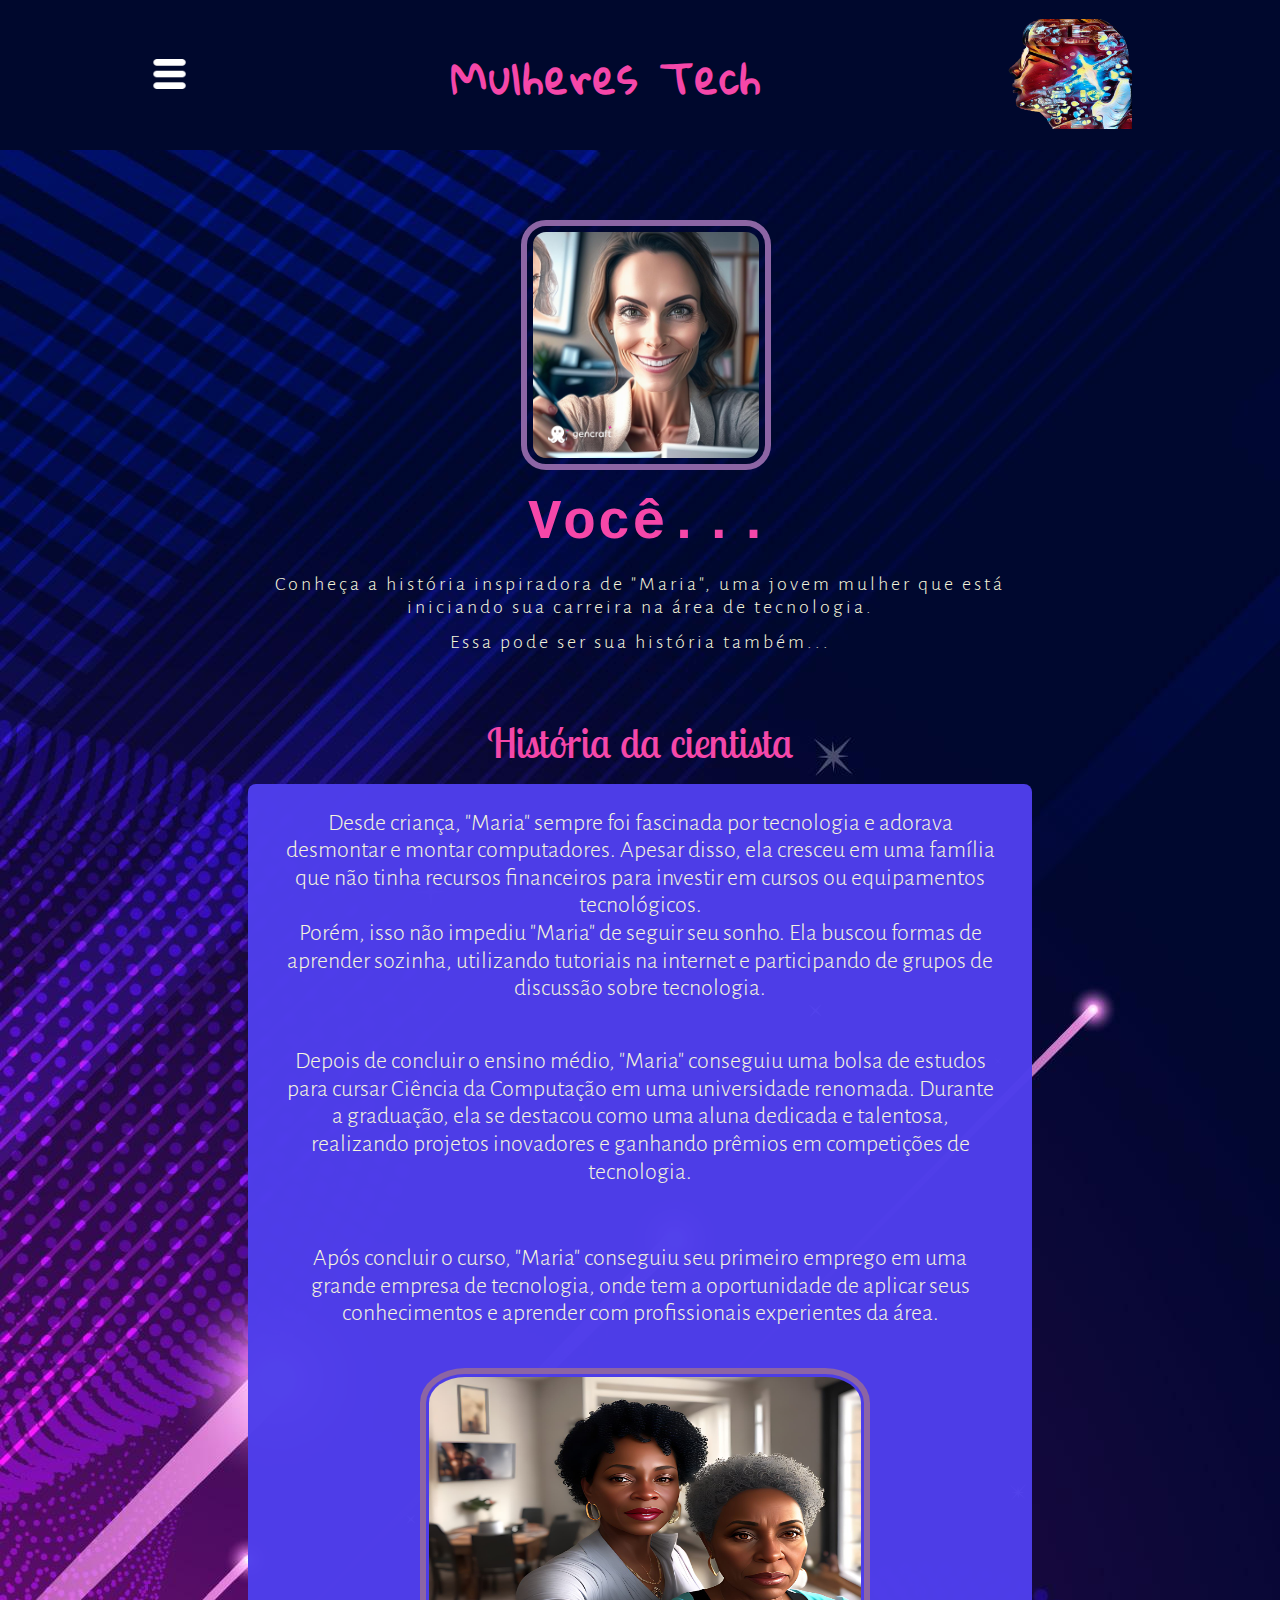
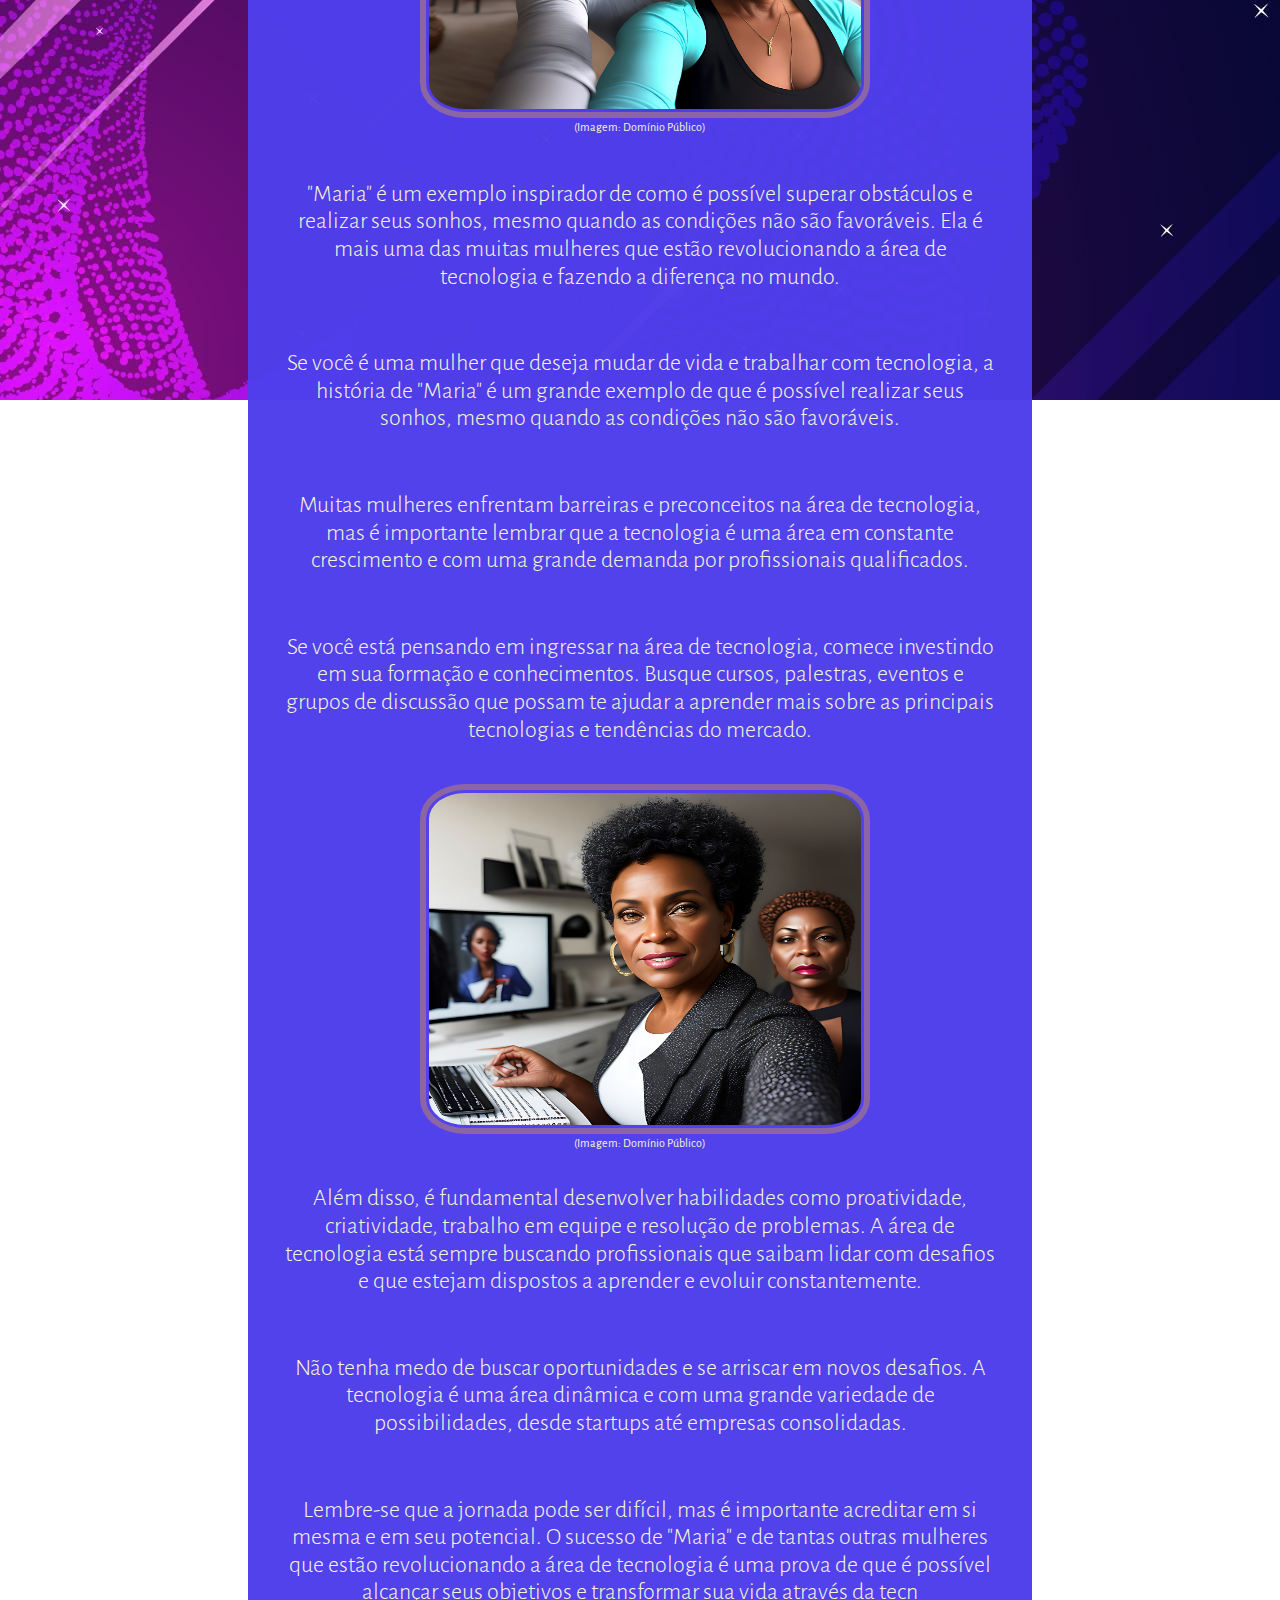
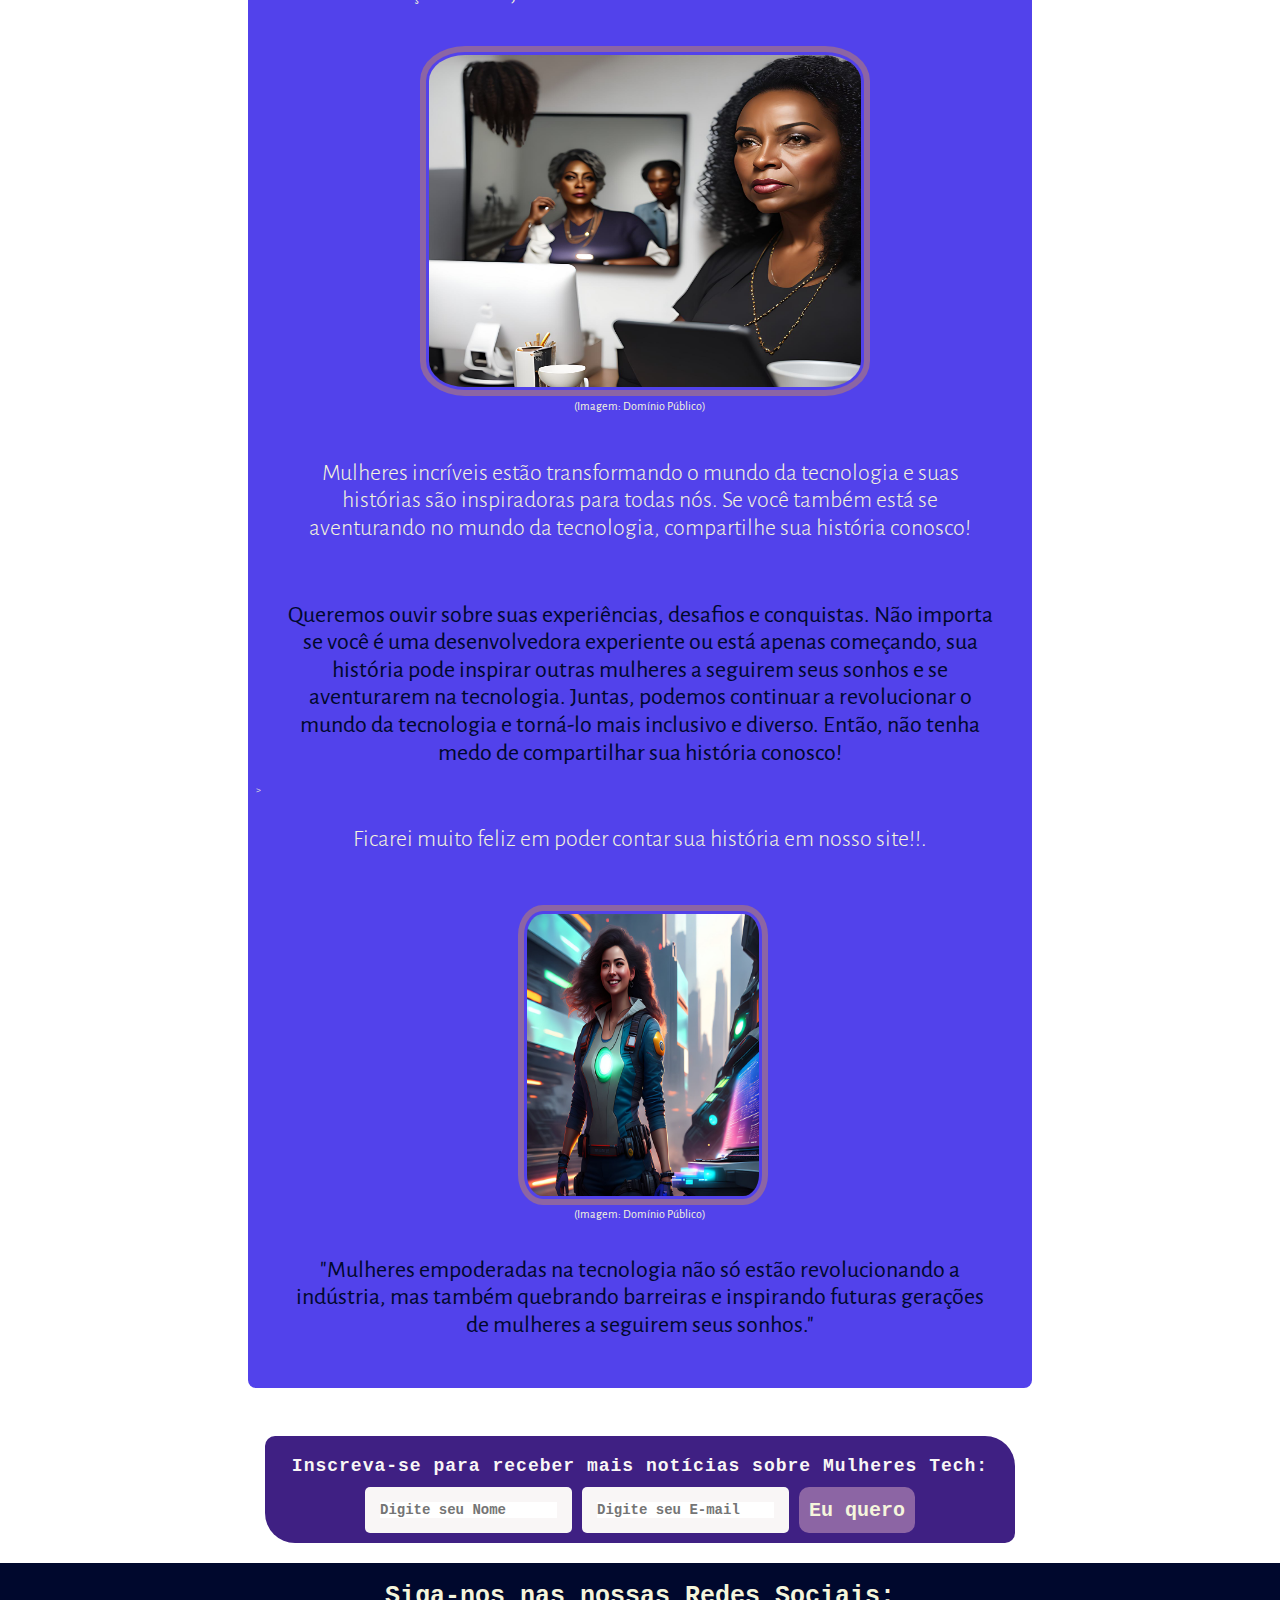
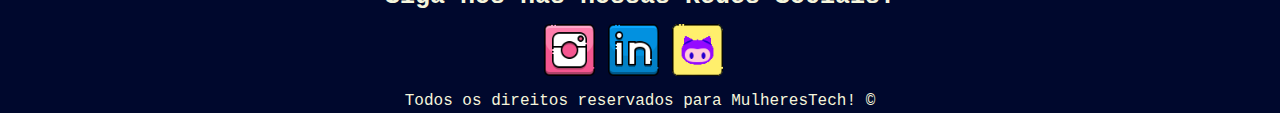
<file: personaVoce.html>
<!DOCTYPE html>
    <html lang="pt-br">
    <head>
        <meta charset="UTF-8">
        <meta http-equiv="X-UA-Compatible" content="IE=edge">
        <meta name="viewport" content="width=device-width, initial-scale=1.0">
        <link rel="shortcut icon" href="img/icons/favicon-32x32.png"  type="image/x-icon">
    
        <link rel="stylesheet" href="./css/normalize.css">
        <link rel="stylesheet" href="./css/toast.css">
        <link rel="stylesheet" href="./css/style.css">
        <link rel="stylesheet" href="./css/pagina_1.css">
        <link rel="stylesheet" href="./css/paginasPerfil.css">
    
        <title>Você...</title>
    </head>
    <body>
           
        <header class="header">
        
                <nav class="nav_header">
        
                    <div class="menu-toggle">
                        <img src="./img/icons/menu-oficial.png" alt="menu" width="43px" height="40px">
                    </div>
                    
                    <h1>Mulheres Tech</h1>
        
                    <div class="logo" aria-details="logo">
                        <a href="/inicio.html">
                            <img class ="img__log" src="./img/imgs/logo.png" alt="logo" >
                        </a>
                    </div>
        
                </nav>
        
            </header>
        
                <main>
        
                    <section class="menu__ham">
                        <ul class="menu__ham__content">
                            <li>
                                <img src="./img/imgs/logo.png" alt="logo_login" width="100px" height="100px">
                            </li>
                            
                            <li><a href="./index.html">Início</a></li>
                            <li><a href="./sobreNos.html">Sobre Nós</a></li>
                            <li><a href="./graceHopper.html">Grace Hooper</a></li>
                            <li><a href="./grazielaMaciel.html">Graziela Maciel</a></li>
                            <li><a href="./cynthiaZanoni.html">Cynthia Zanoni</a></li>
                            <li><a href="./personaVoce.html">Próxima Mulher Tech</a></li>
                            <li><a href="./agradecimentos.html">Agradecimentos</a></li>
                        </ul>
                    </section>
    
    
                    <div class="perfil">
                        <img class="perfil__foto" src="img/imgs/persona.jpg" alt="foto_persona_voce" title="Essa pode ser você!!"/>
                        <h1 class="h1__nome">Você... </h1>
                        <p class="perfil__descricao">

                            <p class="perfil__descricao"> Conheça a história inspiradora de "Maria", uma jovem mulher que está iniciando sua carreira na área de tecnologia.
                            </p>               
                            <br>
    
                            <p class="perfil__descricao"> Essa pode ser sua história também... </p>
                            <br>
                    </div>
                
                    <section class="section">
                        <h2 class="section__titulo">História da cientista</h2>
                        
                            <article class="conteiner__historia">
                                
                               <p class="historia__descricao">
                                Desde criança, "Maria" sempre foi fascinada por tecnologia e adorava desmontar e montar computadores. Apesar disso, ela cresceu em uma família que não tinha recursos financeiros para investir em cursos ou equipamentos tecnológicos.
                               <br>
                                Porém, isso não impediu "Maria" de seguir seu sonho. Ela buscou formas de aprender sozinha, utilizando tutoriais na internet e participando de grupos de discussão sobre tecnologia.
                               <br><br>
    
                                <p class="historia__descricao">
                                Depois de concluir o ensino médio, "Maria" conseguiu uma bolsa de estudos para cursar Ciência da Computação em uma universidade renomada. Durante a graduação, ela se destacou como uma aluna dedicada e talentosa, realizando projetos inovadores e ganhando prêmios em competições de tecnologia.
                               </p>
                                <br><br>
    
                                <p class="historia__descricao">
                                Após concluir o curso, "Maria" conseguiu seu primeiro emprego em uma grande empresa de tecnologia, onde tem a oportunidade de aplicar seus conhecimentos e aprender com profissionais experientes da área. 
                                </p>
                                <br>
    
                                <div class="imgs__ilustration">
                                    <figure >
                                        <img class="imgs__visual" src="img/imgs/persona_1.jpg" alt="foto_persona_voce" title="Você pode ser a próxima a está nesta foto!!"/>
                                        <figcaption class="imgs__txt">(Imagem: Domínio Público)</figcaption>
                                    </figure>
                                </div>
    
                                <br><br>
    
                                <p class="historia__descricao">
                                "Maria" é um exemplo inspirador de como é possível superar obstáculos e realizar seus sonhos, mesmo quando as condições não são favoráveis. Ela é mais uma das muitas mulheres que estão revolucionando a área de tecnologia e fazendo a diferença no mundo.
                                </p>
                                <br><br>
    
                               <p class="historia__descricao">
                                Se você é uma mulher que deseja mudar de vida e trabalhar com tecnologia, a história de "Maria" é um grande exemplo de que é possível realizar seus sonhos, mesmo quando as condições não são favoráveis.
                                </p>
                                <br><br>

                                <p class="historia__descricao">
                                Muitas mulheres enfrentam barreiras e preconceitos na área de tecnologia, mas é importante lembrar que a tecnologia é uma área em constante crescimento e com uma grande demanda por profissionais qualificados.
                                </p>
                                <br><br>

                                <p class="historia__descricao">
                                Se você está pensando em ingressar na área de tecnologia, comece investindo em sua formação e conhecimentos. Busque cursos, palestras, eventos e grupos de discussão que possam te ajudar a aprender mais sobre as principais tecnologias e tendências do mercado.
                                </p>
                                <br>
                                                                
                                <div class="imgs__ilustration">
                                <figure>
                                    <img class="imgs__visual"  src="img/imgs/persona_3.jpg" alt="persona_voce_3" title="Você como Desenvolvedoras"/>
                                    <figcaption class="imgs__txt">(Imagem: Domínio Público)</figcaption>
                                </figure>
                                </div>
                                <br>
       
                                <p class="historia__descricao">
                                Além disso, é fundamental desenvolver habilidades como proatividade, criatividade, trabalho em equipe e resolução de problemas. A área de tecnologia está sempre buscando profissionais que saibam lidar com desafios e que estejam dispostos a aprender e evoluir constantemente.
                                </p>
                                <br><br>
    
                                <p class="historia__descricao">
                                Não tenha medo de buscar oportunidades e se arriscar em novos desafios. A tecnologia é uma área dinâmica e com uma grande variedade de possibilidades, desde startups até empresas consolidadas. 
                                </p>
                                <br><br>

                                <p class="historia__descricao">
                                Lembre-se que a jornada pode ser difícil, mas é importante acreditar em si mesma e em seu potencial. O sucesso de "Maria" e de tantas outras mulheres que estão revolucionando a área de tecnologia é uma prova de que é possível alcançar seus objetivos e transformar sua vida através da tecn
                                </p>
                                <br>

                                <div class="imgs__ilustration">
                                    <figure>
                                        <img class="imgs__visual" src="img/imgs/persona_4.jpg" alt="foto_persona_voce" title="Você pode ser a próxima a está nesta foto!!"/>
                                        <figcaption class="imgs__txt">(Imagem: Domínio Público)</figcaption>
                                    </figure>
                                    </div>
        
                                    <br><br>
    
                                <p class="historia__descricao">
                                Mulheres incríveis estão transformando o mundo da tecnologia e suas histórias são inspiradoras para todas nós. Se você também está se aventurando no mundo da tecnologia, compartilhe sua história conosco! 
                                </p>
                                <br><br>
     
                                <p class="historia__descricao">
                                <b>Queremos ouvir sobre suas experiências, desafios e conquistas. Não importa se você é uma desenvolvedora experiente ou está apenas começando, sua história pode inspirar outras mulheres a seguirem seus sonhos e se aventurarem na tecnologia. Juntas, podemos continuar a revolucionar o mundo da tecnologia e torná-lo mais inclusivo e diverso. Então, não tenha medo de compartilhar sua história conosco! </b>
                                </p>>
                                <br><br>
    
                                <p class="historia__descricao">
                                Ficarei muito feliz em poder contar sua história em nosso site!!.   
                                </p>
                                <br><br>
    
                                  <div class="imgs__ilustration">
                                <figure>
                                    <img class="imgs__visual_2" src="img/imgs/persona_5.jpg" alt="foto_persona_voce" title="Você no futuro!!"/>
                                    <figcaption class="imgs__txt">(Imagem: Domínio Público)</figcaption>
                                </figure>
                                </div>
                                <br>

                                <p class="historia__descricao">
                                    <b>"Mulheres empoderadas na tecnologia não só estão revolucionando a indústria, mas também quebrando barreiras e inspirando futuras gerações de mulheres a seguirem seus sonhos."</b>
                                </p>
                                <br><br> 
                                
                        </article>
                    </section>
                
                    <section class="section__newsletter">
                        <p class="section__newsletter__title">Inscreva-se para receber mais notícias sobre Mulheres Tech:</p>
            
                        <form class="section__newsletter_form" onsubmit="closeToast()">
                            <div class="section__newsletter__input">
                                <label for="Nome"></label>
                                <input type="text" name="nome" placeholder="Digite seu Nome">
                            </div>
            
                            <div class="section__newsletter__input">
                                <label for="E-mail"></label>
                                <input type="email" name="email" placeholder="Digite seu E-mail">
                            </div>
            
                            <button class="section__newsletter__button" type="submit">
                                <span>Eu quero</span>
                            </button>
                        </form>
        
                    </section>
                </main>
            
                <div class="toast">
                    <h1 class="toast__text">toast</h1>
                </div>
            
                <footer>
                    
                    <aside class="aside">
        
                        <section id="section__social-media__title__container">
                            <p class="section__social-media__title">Siga-nos nas nossas Redes Sociais:</p>
                        </section>
        
                        <section class="section__social-media__icons__content">
                            <a href="https://www.instagram.com/" target="_blank"><img src="./img/icons/instagram-footer.png" alt="Instagram" width="1%"></a>
            
                            <a href="https://www.linkedin.com/" target="_blank"><img src="./img/icons/linkedin-footer.png" alt="LinkedIn" width="1%"></a>
            
                            <a href="https://www.https:/github.com/" target="_blank"><img src="./img/icons/git-footerr.png" alt="github" width="1%"></a>
                        </section>
        
                        <div class="aside__direitos">
                            <p>Todos os direitos reservados para MulheresTech! &#169</p>
                        </div>
        
                    </aside>
                </footer>
                    
            <script type="module" src="js/script.js"></script>
        
    </body>
</html>
</file>
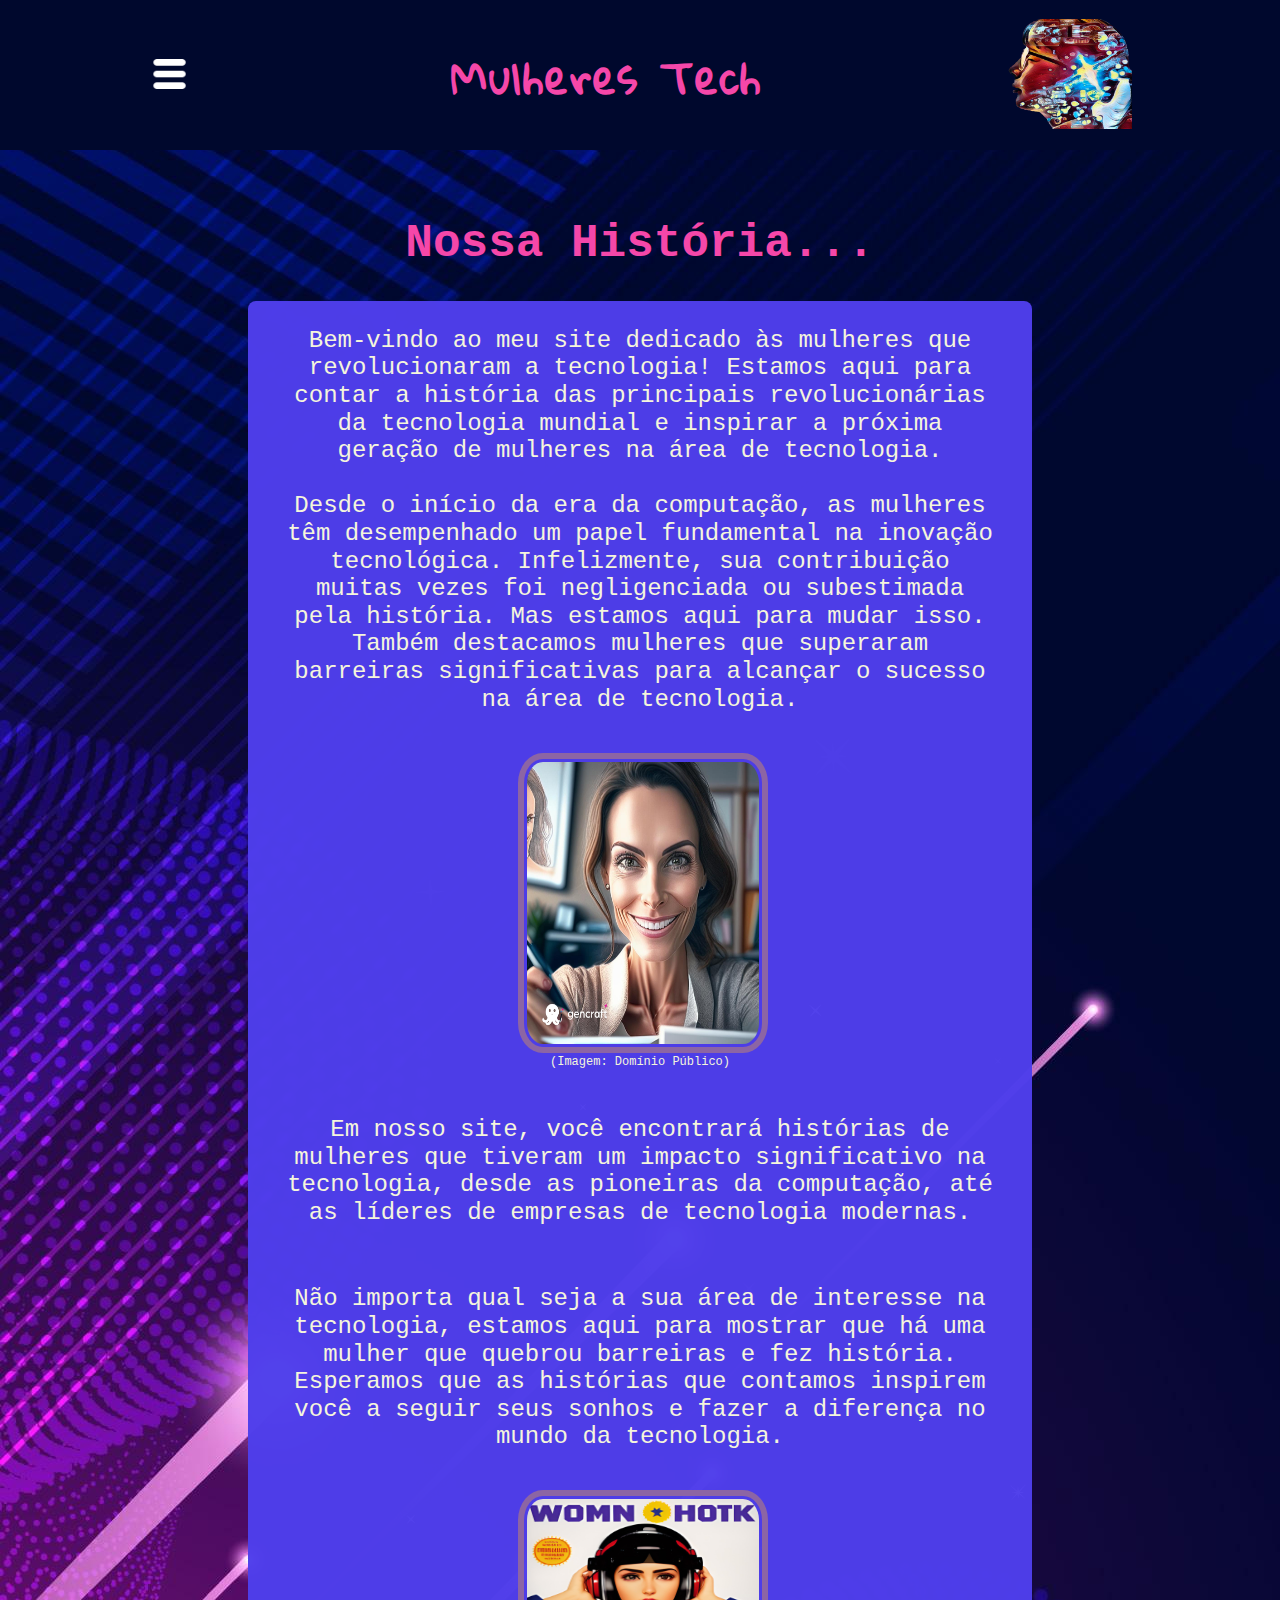
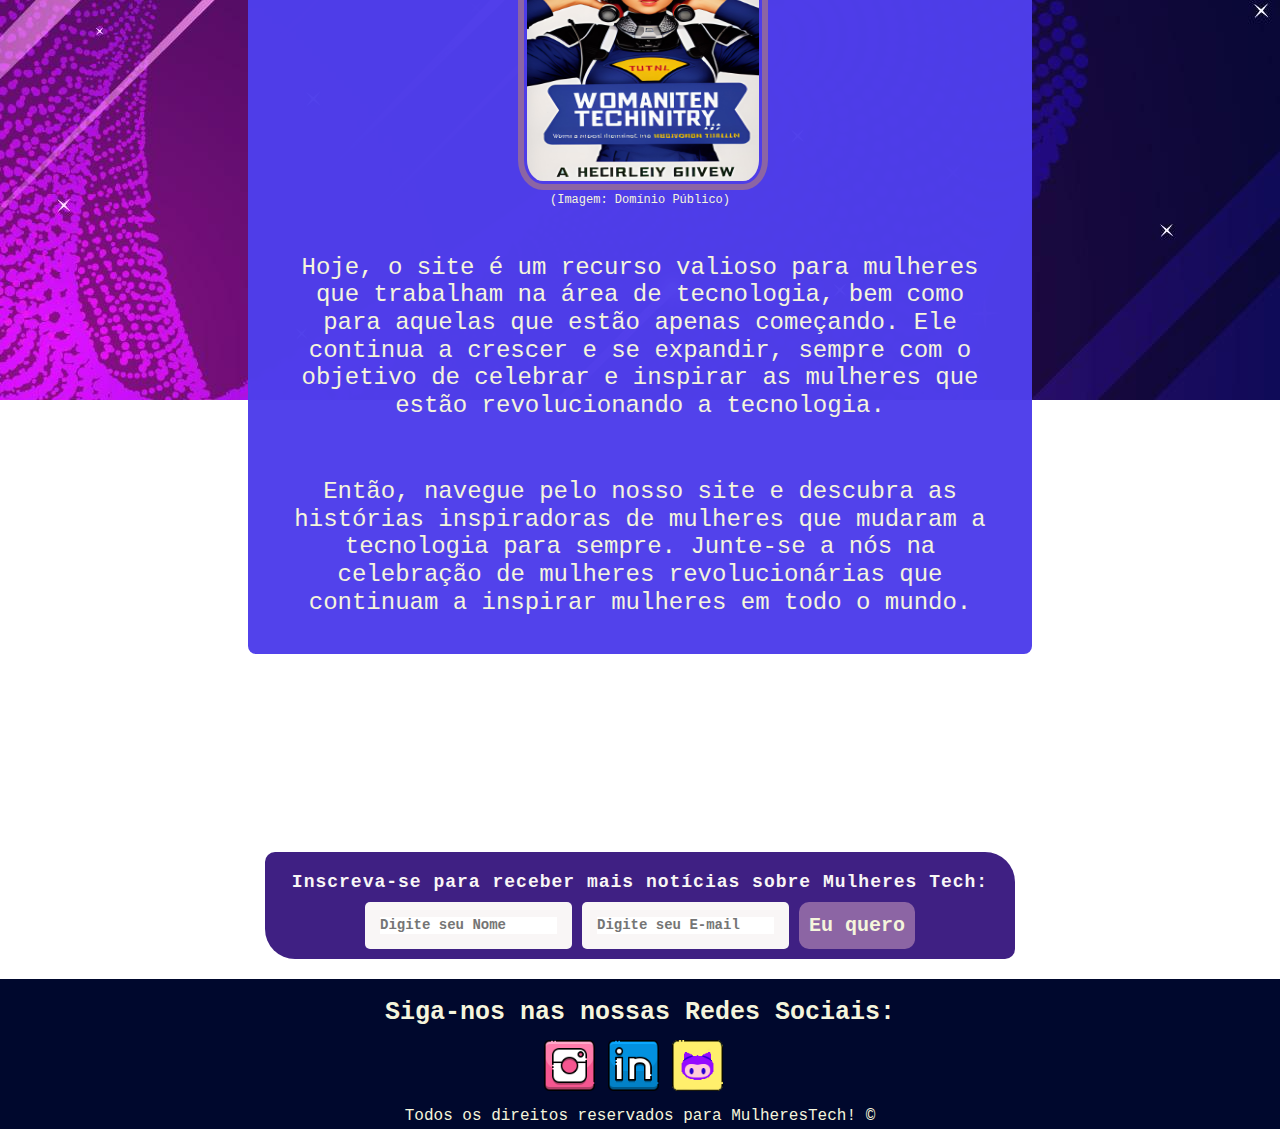
<file: sobreNos.html>
<!DOCTYPE html>
<html lang="pt-br">
<head>
    <meta charset="UTF-8">
    <meta http-equiv="X-UA-Compatible" content="IE=edge">
    <meta name="viewport" content="width=device-width, initial-scale=1.0">
    <link rel="shortcut icon" href="img/icons/favicon-32x32.png"  type="image/x-icon">

    <link rel="stylesheet" href="./css/normalize.css">
    <link rel="stylesheet" href="./css/toast.css">
    <link rel="stylesheet" href="./css/style.css">
    <link rel="stylesheet" href="./css/sobreNos.css">

    <title>Sobre Nós</title>
</head>
<body>
    
    <header class="header">
    
            <nav class="nav_header">
    
                <div class="menu-toggle">
                    <img src="./img/icons/menu-oficial.png" alt="menu" width="43px" height="40px">
                </div>
                
                <h1>Mulheres Tech</h1>
    
                <div class="logo" aria-details="logo">
                    <a href="/inicio.html">
                        <img class ="img__log" src="./img/imgs/logo.png" alt="logo" >
                    </a>
                </div>
    
            </nav>
    
        </header>
    
            <main>
    
                <section class="menu__ham">
                    <ul class="menu__ham__content">
                        <li>
                            <img src="./img/imgs/logo.png" alt="logo_login" width="100px" height="100px">
                        </li>
                        
                        <li><a href="./index.html">Início</a></li>
                        <li><a href="./sobreNos.html">Sobre Nós</a></li>
                        <li><a href="./graceHopper.html">Grace Hooper</a></li>
                        <li><a href="./grazielaMaciel.html">Graziela Maciel</a></li>
                        <li><a href="./cynthiaZanoni.html">Cynthia Zanoni</a></li>
                        <li><a href="./personaVoce.html">Próxima Mulher Tech</a></li>
                        <li><a href="./agradecimentos.html">Agradecimentos</a></li>
                    </ul>
                </section>
       
                <section class="section">
                    <h2 class="section__titulo">Nossa História...</h2>
                    
                        <article class="conteiner__historia">
                            
                           <p class="historia__descricao">
                            Bem-vindo ao meu site dedicado às mulheres que revolucionaram a tecnologia! Estamos aqui para contar a história das principais revolucionárias da tecnologia mundial e inspirar a próxima geração de mulheres na área de tecnologia.
                           <br><br>
                           Desde o início da era da computação, as mulheres têm desempenhado um papel fundamental na inovação tecnológica. Infelizmente, sua contribuição muitas vezes foi negligenciada ou subestimada pela história. Mas estamos aqui para mudar isso. Também destacamos mulheres que superaram barreiras significativas para alcançar o sucesso na área de tecnologia.</p>
                           <br>

                           <div class="imgs__ilustration">
                            <figure >
                                <img class="imgs__visual_2" src="img/imgs/persona.jpg" alt="Mulheres_Tech_2" title="Mulher Tech"/>
                                <figcaption class="imgs__txt">(Imagem: Domínio Público)</figcaption>
                            </figure>
                            </div>

                            <br><br>

                            <p class="historia__descricao">
                            Em nosso site, você encontrará histórias de mulheres que tiveram um impacto significativo na tecnologia, desde as pioneiras da computação, até as líderes de empresas de tecnologia modernas.
                            </p>
                            <br><br>

                            <p class="historia__descricao">
                            Não importa qual seja a sua área de interesse na tecnologia, estamos aqui para mostrar que há uma mulher que quebrou barreiras e fez história. Esperamos que as histórias que contamos inspirem você a seguir seus sonhos e fazer a diferença no mundo da tecnologia.
                            </p>
                            <br>

                            <div class="imgs__ilustration">
                                <figure >
                                    <img class="imgs__visual_2" src="img/imgs/dream_TradingCard (1).jpg" alt="Mulheres_Tech_1" title="Projeto Mulher Tech"/>
                                    <figcaption class="imgs__txt">(Imagem: Domínio Público)</figcaption>
                                </figure>
                            </div>

                            <br><br>

                            <p class="historia__descricao">
                            Hoje, o site é um recurso valioso para mulheres que trabalham na área de tecnologia, bem como para aquelas que estão apenas começando. Ele continua a crescer e se expandir, sempre com o objetivo de celebrar e inspirar as mulheres que estão revolucionando a tecnologia.             
                            </p>
                            <br><br>

                            <p class="historia__descricao">
                            Então, navegue pelo nosso site e descubra as histórias inspiradoras de mulheres que mudaram a tecnologia para sempre. Junte-se a nós na celebração de mulheres revolucionárias que continuam a inspirar mulheres em todo o mundo.</p>
                            <br>
                            
                      
                    </article>
                </section>
        
                <section class="section__newsletter">
                    <p class="section__newsletter__title">Inscreva-se para receber mais notícias sobre Mulheres Tech:</p>
        
                    <form class="section__newsletter_form" onsubmit="closeToast()">
                        <div class="section__newsletter__input">
                            <label for="Nome"></label>
                            <input type="text" name="nome" placeholder="Digite seu Nome">
                        </div>
        
                        <div class="section__newsletter__input">
                            <label for="E-mail"></label>
                            <input type="email" name="email" placeholder="Digite seu E-mail">
                        </div>
        
                        <button class="section__newsletter__button" type="submit">
                            <span>Eu quero</span>
                        </button>
                    </form>
    
                </section>
            </main>
        
            <div class="toast">
                <h1 class="toast__text">toast</h1>
            </div>
        
            <footer>
                
                <aside class="aside">
    
                    <section id="section__social-media__title__container">
                        <p class="section__social-media__title">Siga-nos nas nossas Redes Sociais:</p>
                    </section>
    
                    <section class="section__social-media__icons__content">
                        <a href="https://www.instagram.com/" target="_blank"><img src="./img/icons/instagram-footer.png" alt="Instagram" width="1%"></a>
        
                        <a href="https://www.linkedin.com/" target="_blank"><img src="./img/icons/linkedin-footer.png" alt="LinkedIn" width="1%"></a>
        
                        <a href="https://www.https:/github.com/" target="_blank"><img src="./img/icons/git-footerr.png" alt="github" width="1%"></a>
                    </section>
    
                    <div class="aside__direitos">
                        <p>Todos os direitos reservados para MulheresTech! &#169</p>
                    </div>
    
                </aside>
            </footer>
                
        <script type="module" src="js/script.js"></script>
    
</body>
</html>
</file>
<file: css/toast.css>
:root {
  --purple: #8c65a4;
  --purple-button: #a193af;
  --purple-link: #19022e;
  --blue-button: #3f2083;
  --white: #ede9e9;
  --grey: #5c5a5a99;
  --grey-shadow: #938f93;
  --white-text: #fff7f7;
  --white-body: #f9f6f6;
  --black-text: #0c0c0c;
}

/*
* TOAST
*/

.toast {
  visibility: hidden;
  min-width: 450px;
  margin-left: -125px;
  background-color: var(--purple);
  color: #fff;
  text-align: center;
  border-radius: 2px;
  padding: 16px;
  position: fixed;
  z-index: 1;
  right: 50%;
  transform: translateX(50%);
  bottom: 30px;

  box-shadow: 0 5px 2px rgba(0, 0, 0, 0.5);

  display: flex;
  justify-content: center;
  align-items: center;
  flex-direction: column;
}

.toast__text {
  color: var(--white-text);
  font-size: 2rem;
  font-weight: bold;
}

.toast__actived {
  visibility: visible;
  -webkit-animation: fadein 0.5s, fadeout 0.5s 2.5s;
  animation: fadein 0.5s, fadeout 0.5s 2.5s;
}

@-webkit-keyframes fadein {
  from {
    bottom: 0;
    opacity: 0;
  }
  to {
    bottom: 30px;
    opacity: 1;
  }
}

@keyframes fadein {
  from {
    bottom: 0;
    opacity: 0;
  }
  to {
    bottom: 30px;
    opacity: 1;
  }
}

@-webkit-keyframes fadeout {
  from {
    bottom: 30px;
    opacity: 1;
  }
  to {
    bottom: 0;
    opacity: 0;
  }
}

@keyframes fadeout {
  from {
    bottom: 30px;
    opacity: 1;
  }
  to {
    bottom: 0;
    opacity: 0;
  }
}
</file>
<file: css/style.css>
@import url('https://fonts.googleapis.com/css2?family=Alegreya+Sans:ital,wght@0,100;0,300;0,400;1,100;1,300;1,400&family=Gloria+Hallelujah&family=Lobster+Two:ital,wght@0,400;0,700;1,400;1,700&display=swap');

:root {
  --purple: #8c65a4;
  --pink_titulo: #f547a9;
  --grey-background: #3d3c3c;
  --white-text: #f5f5dc;
  --grey-text: #ddd4d4;
  --grey-bloco: #4b4747;
  --blue_background: #00082d;
  

 /*
  * BreakPoints - Tamanho de telas
*/

  --lteLarge: 1010px;
  --lteMedium: 720px;
  --lteSmall: 500px;
}

* {
    padding: 0;
    margin: 0;
    box-sizing: border-box;
    list-style: none;
    text-decoration: none;
}
  
body {
    width: 100%;
    overflow-x: hidden;
    color: var(--white_text);
    background-image:url("../img/imgs/background_Nav.jpg");
    background-repeat: no-repeat;
    background-attachment:fixed;
}

  
html {
    font-size: 62.5%;
    text-decoration: none;
    display: flex;
}

.header {
    font-family:'Gochi Hand', 'Gloria Hallelujah', cursive;
    background-color: var(--blue_background);
    width: 100%;
    height: 150px;
    display: flex;
    box-sizing: border-box;
    position: fixed;
    padding: 0 8rem;
    gap: 5rem;
    z-index: 999;
}

.img__log {
    width: 130px;
    height: 110px;
}

.nav_header {
    margin: 0 auto;
    max-width: 1000px;
    display: flex;
    align-items: center;
    gap: 25rem;
    position: relative;
    
}
 
h1 {
  font-size: 42px;
  letter-spacing: 1.8px;
  color: var(--pink_titulo);
  float: center;
  display: flex;
  flex-direction: row;
  align-items: center;
  position: relative;
  top: 2px;
  bottom: 10px;
  left: 10px;
  z-index: 3;
}

.menu {
    border: none;
    margin-left: 5px;
    display: inline-flex;
}
  
.menu-toggle {
    display: block;
    cursor: pointer;
}
  
  /*
  * DROPDOWN AREA
  */
  
.menu__ham {
    background-color: var(--blue_background);
    width: 25%;
    position: fixed;
    top: calc(140px);
    z-index: 999;
    display: flex;
    opacity: 0;
    pointer-events: none;
    justify-content: space-between;
    gap: 1rem;
    transition: all 0.3s cubic-bezier(0.165, 0.84, 0.44, 1);
}
  
.menu__ham__actived {
    height: 100vh;
    opacity: 1;
    pointer-events: visible;
}
  
.menu__ham__content {
    display: flex;
    margin: 0 auto;
    width: 80%;
    flex-direction: column;
    align-items: center;
    overflow-y: auto;
    scroll-snap-type: y mandatory;
}
  
.menu__ham__content li {
    display: block;
    padding: 1.5rem;
    background-color: var(--blue_background);
    border-radius: 0.25rem;
    width: 100%;
    cursor: pointer;
    color: var(--white-text);
    font-size: 20px;
}
  
.menu__ham__content li:nth-child(1) {
    display: flex;
    flex-direction: column;
    justify-content: center;
    align-items: center;
    height: inherit;
    width: inherit;
    cursor: auto;
}
  
.menu__ham__content li:nth-child(1) > p {
    font-size: 2rem;
}
  
.menu__ham__content li:nth-child(1) a {
    transition: all 0.2s ease;
}
  
.menu__ham__content li:nth-child(1) a:hover {
    font-size: 2.01rem;
    color: var(--blue-button);
}
  
.menu__ham__content li:hover {
    filter: brightness(1.3);
}
  
.menu__ham__content li a {
    color: inherit;
}
  
.menu__ham__content li:first-child {
    display: flex;
    flex-direction: column;
    align-items: center;
    background-color: var(--purple);
    border-radius: 5rem;
}

.section__newsletter {
  font-family: 'Roboto Mono', 'Courier New', Courier, monospace;
  border: none;
  border-radius: 10px 30px;
  background-color: var(--blue-button);
  width: 750px;
  padding: 1rem;
  letter-spacing: 1px;
  display: flex;
  flex-flow: wrap column;
  align-items: center;
  position: relative;
  margin: 0 auto;
}

.section__newsletter_form {
  display: flex;
  gap: 1rem;
}

.section__newsletter__title {
  font-size: 1.8rem;
  margin: 1rem;
  font-weight: 600;
  color: var(--white-body);
}

.section__newsletter__input {
  background-color: var(--white-body);
  border-radius: 5px;
  padding: 1.5rem;
}

.section__newsletter__input input,
.section__newsletter__input input:focus {
  box-shadow: 0 0 0 0;
  outline: 0;
  border: none;
  font-size: 14px;
  font-weight: 700;
}

.section__newsletter__button {
  background-color: var(--purple);
  padding: 1rem;
  color: var(--white-text);
  border: none;
  width: 100%;
  line-height: 1.5rem;
  border-radius: 10px;
  box-sizing: border-box;
  transition: all 0.3s ease;
  cursor: pointer;
  font-size: 20px;
  font-weight: 700;
}

.section__newsletter__button:hover {
  filter: brightness(1.3);
}
  
/*
* Footer Container
*/

footer {
    font-family: 'Roboto Mono', 'Courier New', Courier, monospace;
    width: 100%;
    height: 150px;
    background-color: var(--blue_background);
    color: var(--white-text);
    display: flex;
    flex-wrap: wrap;
    padding: 2rem;
    margin-top: 2rem;
    gap: 2rem;
}
  
.aside {
    flex: 1 1 100px;
    display: flex;
    flex-direction: column;
    justify-content: center;
    align-items: center;
}
  
.section__social-media__icons__content {
  width: 100%;
  height: 80px;
  display: flex;
  justify-content: center;
  align-items: center;
}
  
.section__social-media__icons__content a img {
    width: 80%;
}
  
.section__social-media__title {
    font-size: 2.5rem;
    font-weight: bold;
}

.aside__direitos {
    font-size: 16px;
}
  
  /*
  * visual do scrollbar do window
  */
::-webkit-scrollbar {
    width: 15px;
    background-color: var(--blue_background);
}
  
::-webkit-scrollbar-thumb {
    background: var(--blue-button);
    border-radius: 3px;
}
  
::-webkit-scrollbar-thumb:hover {
    background: var(--blue-button);
}
  
  /*
  * BREAKPOINTS
  */
  
  @media (max-width: 1010px) {
    /*
    * Menu toggle aparece
    */
  
    .slider-container {
      max-width: 100vw;
      gap: 0;
    }
  
    .slider-container .slider-carrousel .section__persona {
      width: 200px;
    }
  
    .section__persona {
      width: 100%;
    }
  }

  @media (max-width: 786px) {
    .title__page {
      margin-top: 10rem;
    }
  }
  
  
  @media (max-width: 784px) {
    .img__log {
      width: 60px;
      height: 60px;
    }
  
    .menu__ham {
      top: calc(80px - 18px);
    }

    .slider-container .slider-carrousel .section__persona  .section .section__titulo{
      width: 180px;
    }

    .section__newsletter {
      border-radius: none;
      width: 100%;
      height: 150px;
    }
  
  }

  @media (max-width: 515px) {
    .slider-container .slider-carrousel .section__persona .section .section__titulo{
      width: 160px;
    }
  
    .section__newsletter {
      justify-content: center;
      border-radius: none;
      height: 310px;
    }
  
    .section__newsletter_form {
      flex-direction: column;
    }
  }
  
  @media (max-width: 505px) {
    .menu__ham__content li:nth-child(1) > p {
      font-size: 1.6rem;
    }
  
    .menu__ham__content li:nth-child(1) a:hover {
      font-size: 1.65rem;
    }
  }
  
  @media (max-width: 428px) {
    .menu__ham__content li:nth-child(1) > p {
      font-size: 1.2rem;
    }
  
    .menu__ham__content li:nth-child(1) a:hover {
      font-size: 1.25rem;
    }
  }
  
  @media (max-width: 358px) {
    footer {
      padding: 1rem;
    }
  }

  @media (max-width: 820px) {
    .section__newsletter {
      width: 100%;
    }
}
  
@media (max-width: 505px) {
  .section__persona {
    min-width: 200px;
  }

  .section__persona__content {
    justify-content: center;
  }

  .section__persona {
    min-width: 300px;
  }

  .slider-container {
    max-width: 100%;
  }
}
</file>
<file: css/pagina_1.css>
@import url('https://fonts.googleapis.com/css2?family=Alegreya+Sans:ital,wght@0,100;0,300;0,400;1,100;1,300;1,400&family=Gloria+Hallelujah&family=Lobster+Two:ital,wght@0,400;0,700;1,400;1,700&display=swap');

.txt__Main {
    font-family: 'Roboto Mono', 'Courier New', Courier, monospace;
    color: var(--white-body);
    font-size: 4rem;
    text-align: center;
    font-weight: 1000;
    line-height: 1;
    letter-spacing: 0.1rem;
    margin-bottom: 5rem;
}

.section__highlights {
    margin-top: 20rem;
    margin-bottom: 20rem;
    overflow: hidden;
}

.section__persona {
    color: var(--purple);
    font-family: 'Roboto Mono', 'Courier New', Courier, monospace;
    text-align: center;
    font-weight: 400;
    line-height: 1;
    letter-spacing: 0.1rem;
    margin-top: 2rem;
    margin-bottom: 4rem;
    max-width: 300px;
    max-height: 450px;
    background-color: var(--blue-button);
    border-radius: 2rem;
    display: flex;
    justify-content: center;
    align-items: center;
    flex-direction: column;
    cursor: pointer;
    transition: all 0.7s ease;
}
  
.section__persona:hover {
    transform: scale(1.04);
}
  
.section__persona a {
    color: var(--white-text);
    text-decoration: none;
}

.section__persona a:hover {
    transform: scale(1.04);
}
  
.section__persona__img {
    border-radius: 30px;
    margin-top: 10px;
    margin-bottom: 10px;
    padding: 5px;
}

.section__persona__description {
    font-weight: bold;
    font-size: 2.5rem;
    margin-bottom: 5%;
}

.section__persona__description::first-letter {
    text-transform: uppercase;
}

.txt__description {
    font-size: 1.6rem;
    line-height: 1;
    letter-spacing: 0.1rem;
}

.section__persona__button {
    background-color: var(--purple);
    border: none;
    color: white;
    padding: 10px 10px;
    text-align: center;
    text-decoration: none;
    display: inline-block;
    font-size: 16px;
    margin: 15px 30px;
    cursor: pointer;
    width: 170px;
    transition: 0.35s ease;
}

.slider-container {
    max-width: 78vw;
    margin: 0 auto;
    display: flex;
    justify-content: center;
    align-items: center;
    gap: 0.9rem;
}
  
.slider-container .slider-carrousel {
    display: flex;
    overflow: hidden;
    scroll-behavior: smooth;
}
  
.slider-container .slider-carrousel .section__persona {
    background-color: var(--white-body);
    margin: 10px;
    padding: 10px;
    width: 450px;
    flex: none;
    display: flex;
    flex-direction: column;
    justify-content: center;
    align-items: center;
    border: 2px solid var(--purple);
    border-radius: 20px;
}

.slider-container .slider-carrousel .section__persona img {
    width: 90%;
    height: 110%;
}

.slider-container .arrowButton {
    border: none;
    cursor: pointer;
    width: 80px;
    height: 80px;
    background-position: center;
    background-repeat: no-repeat;
    background-size: contain;
}

.slider-container .arrowButton:last-child {
    transform: rotate(180deg);
}

.section__persona__button {
    background-color: var(--purple);
    border: none;
    border-radius: 20px 10px;
    color: var(--white-text);
    padding: 10px;
    text-align: center;
    font-size: 22px;
    font-weight: 600;
    cursor: pointer;
    width: 50%;
    transition: 0.55s ease;
}

.section__persona__button:hover {
    transform: scale(1.01);
    filter: brightness(1.1);
    cursor: pointer;
}
  
.section__persona__button a {
    color: var(--white-text);
}
  
.section__persona__button a:hover {
    transform: scale(1.01);
    filter: brightness(1.1);
    cursor: pointer;
}
</file>
<file: css/agradecimentos.css>
@import url('https://fonts.googleapis.com/css2?family=Alegreya+Sans:ital,wght@0,100;0,300;0,400;1,100;1,300;1,400&family=Gloria+Hallelujah&family=Lobster+Two:ital,wght@0,400;0,700;1,400;1,700&display=swap');

:root {
  --purple: #8c65a4;
  --pink_titulo: #f547a9;
  --grey-background: #3d3c3c;
  --white-text: #f5f5dc;
  --grey-text: #ddd4d4;
  --grey-bloco: #4b4747;
  --grey-shadow: #938f93;
  --blue_background: #00082d;
  

 /*
  * BreakPoints - Tamanho de telas
*/

  --lteLarge: 1010px;
  --lteMedium: 720px;
  --lteSmall: 500px;
}

* {
    margin: 0;
    padding: 0;
    box-sizing: border-box;
  }
  
  body {
    font-family: 'Roboto Mono', 'Courier New', Courier, monospace;
    color: var(--white-text);
  }

  .title__page {
    color: var(--pink_titulo);
    font-size:35px;
    font-weight: 600;
    text-align: center;
    line-height: 1;
    letter-spacing: 1px;
    margin-top: 20rem;
  }
  
  .text-introducao {
    text-align: center;
    font-family: 'Roboto Mono', 'Courier New', Courier, monospace;
    font-size: 20px;
    margin: 50px 150px 2px 150px;
    padding: 0 20px;
  }

  .container {
    height: 100%;
    display: flex;
    flex-direction: column;
    align-items: center;
    margin-top: 6rem;
    margin-bottom: 18rem;
  }
 
  .card-persona {
    position: center;
    width: 180px;
    height: 280px;
    perspective: 1000px;
  }

  .img-1 {
    width: 250px;
    height: 350px;
  }
    
  .card-persona .flip {
    transition: transform 0.8s;
    transform-style: preserve-3d;
  }
  
  .card-persona:hover .flip {
    transform: rotateY(180deg);
  }
  
  .front-card,
  .back-card {
    position: absolute;
    backface-visibility: hidden;
  }
  
  .back-card {
    transform: rotateY(180deg);
  }
  
  .front-card img,
  .back-card img {
    border-radius: 10px 15px;
    box-shadow: 0 5px 5px var(--grey-shadow);
  }
  
  .card-agradecimento img {
    margin-top: -32%;
    margin-bottom: 35%;
    margin-left: 6%;
    margin-right: 4%;
  }

  .footer {
    width: 100%;
    height: 40px;
    background-color: var(--pink_titulo);
    display: flex;
    align-items: center;
    justify-content: center;
    box-sizing: border-box;
    flex-shrink: 0;
}

.span__text {
    font-size: 22px;
    font-weight: 600;
    color: var(--grey-bloco);
    display: flex;
    align-items: center;
}

.span__footer__icones {
    margin: 0 8px;
    width: 24px;
    animation: pulsar 1s infinite alternate;
}
</file>
<file: css/paginasPerfil.css>
:root {
    --purple: #8c65a4;
    --blue_cx: #4f3eebfa;
    --pink_titulo: #f547a9;
    --grey-background: #3d3c3c;
    --white-text: #f5f5dc;
    --grey-text: #ddd4d4;
    --grey-bloco: #4b4747;
    --blue_background: #00082d;
    
  
   /*
    * BreakPoints - Tamanho de telas
  */
  
    --lteLarge: 1010px;
    --lteMedium: 720px;
    --lteSmall: 500px;
  }

body {
    font-family: 'Alegreya Sans', 'Lucida Sans', 'Lucida Sans Regular', 'Lucida Grande', 'Lucida Sans Unicode', Verdana, sans-serif;
    color: var(--white-text);
}

.main {
    width: 100%;
    max-width: 800px;
    padding: 20px;
    box-sizing: border-box;
    
}

.perfil {
    display: flex;
    flex-direction: column;
    align-items: center;
    margin-top: 22rem;
    margin-bottom: 3rem;
}

.perfil__foto {
    width: 100%;
    height: 100%;
    max-width: 250px;
    border-radius: 10%;
    border: 6px solid var(--purple);
    margin-left: 1%;
    padding: 6px;
}

.h1__nome {
    font-family: 'Roboto Mono', 'Courier New', Courier, monospace;
    font-size: 55px;
    font-weight: 800;
    color: var(--pink_titulo);
    margin: 20px 0;
    text-align: center;
}

.perfil__descricao {
    font-size: 20px;
    font-weight: 300;
    margin: 0;
    width: 100%;
    max-width: 800px;
    text-align: center;
    letter-spacing: 3px;
}

.section {
    padding: 8px;
    width: 100%;
    max-width: 800px;
    margin: 24px auto;
    box-sizing: border-box;
}

.section__titulo {
    font-family: 'Lobster Two', 'Lucida Sans', 'Lucida Sans Regular', 'Lucida Grande', 'Lucida Sans Unicode', Geneva, Verdana, sans-serif;
    font-size: 42px;
    font-weight: 400;
    color: var(--pink_titulo);
    margin: 16px 0;
    text-align: center;
}
.conteiner__historia {
    background-color: var(--blue_cx);
    padding: 8px;
    margin: 16px 0;
    box-sizing: border-box;
    border-radius: 8px;
}

.imgs__ilustration {
    display: flex;
    flex-direction: column;
    align-items: center;
    margin-top: 1rem;
    margin-bottom: 0.5rem;
}

.imgs__visual {
    width: 450px;
    height: 350px;
    max-width: 550px;
    border-radius: 10%;
    border: 6px solid var(--purple);
    margin-left: 1%;
    padding: 3px;
}

.imgs__visual_2 {
    width: 250px;
    height: 300px;
    max-width: 550px;
    border-radius: 10%;
    border: 6px solid var(--purple);
    margin-left: 1%;
    padding: 3px;
}

.imgs__txt {
    text-align: center;
    font-size: 12px;
}

.historia__descricao {
    font-size: 24px;
    font-weight: 300;
    margin: 18px 28px;
    text-align: center;
}

b {
    color: var(--blue_background);
}

.referencias__descricao {
    font-size: 12px;
    font-weight: 200;
    margin: 8px 0;
}


.footer {
    width: 100%;
    height: 40px;
    background-color: var(--pink_titulo);
    display: flex;
    align-items: center;
    justify-content: center;
    box-sizing: border-box;
    flex-shrink: 0;
}

.span__text {
    font-size: 22px;
    font-weight: 600;
    color: var(--grey-bloco);
    display: flex;
    align-items: center;
}

.span__footer__icones {
    margin: 0 8px;
    width: 24px;
    animation: pulsar 1s infinite alternate;
}
</file>
<file: css/sobreNos.css>
:root {
    --purple: #8c65a4;
    --blue_cx: #4f3eebfa;
    --pink_titulo: #f547a9;
    --grey-background: #3d3c3c;
    --white-text: #f5f5dc;
    --grey-text: #ddd4d4;
    --grey-bloco: #4b4747;
    --blue_background: #00082d;
    
  
   /*
    * BreakPoints - Tamanho de telas
  */
  
    --lteLarge: 1010px;
    --lteMedium: 720px;
    --lteSmall: 500px;
}

body {
    font-family: 'Roboto Mono', 'Courier New', Courier, monospace;
    color: var(--white-text);
}

.main {
    width: 100%;
    max-width: 800px;
    padding: 20px;
    box-sizing: border-box;
    margin-top: 50rem;
}

.section {
    margin: 180px auto;
    padding: 8px;
    width: 100%;
    max-width: 800px;
    box-sizing: border-box;
}

.section__titulo {
    font-size: 46px;
    font-weight: 600;
    color: var(--pink_titulo);
    margin: 30px 0;
    text-align: center;
}
.conteiner__historia {
    background-color: var(--blue_cx);
    padding: 8px;
    margin: 10px 0;
    box-sizing: border-box;
    border-radius: 8px;
}

.imgs__ilustration {
    display: flex;
    flex-direction: column;
    align-items: center;
    margin-top: 1rem;
    margin-bottom: 0.5rem;
}

.imgs__visual {
    width: 450px;
    height: 350px;
    max-width: 550px;
    border-radius: 10%;
    border: 6px solid var(--purple);
    margin-left: 1%;
    padding: 3px;
}

.imgs__visual_2 {
    width: 250px;
    height: 300px;
    max-width: 550px;
    border-radius: 10%;
    border: 6px solid var(--purple);
    margin-left: 1%;
    padding: 3px;
}

.imgs__txt {
    text-align: center;
    font-size: 12px;
}

.historia__descricao {
    font-size: 24px;
    font-weight: 300;
    margin: 18px 28px;
    text-align: center;
}

b {
    color: var(--blue_background);
}

.referencias__descricao {
    font-size: 12px;
    font-weight: 200;
    margin: 8px 0;
}


.footer {
    width: 100%;
    height: 40px;
    background-color: var(--pink_titulo);
    display: flex;
    align-items: center;
    justify-content: center;
    box-sizing: border-box;
    flex-shrink: 0;
}

.span__text {
    font-size: 22px;
    font-weight: 600;
    color: var(--grey-bloco);
    display: flex;
    align-items: center;
}

.span__footer__icones {
    margin: 0 8px;
    width: 24px;
    animation: pulsar 1s infinite alternate;
}
</file>
